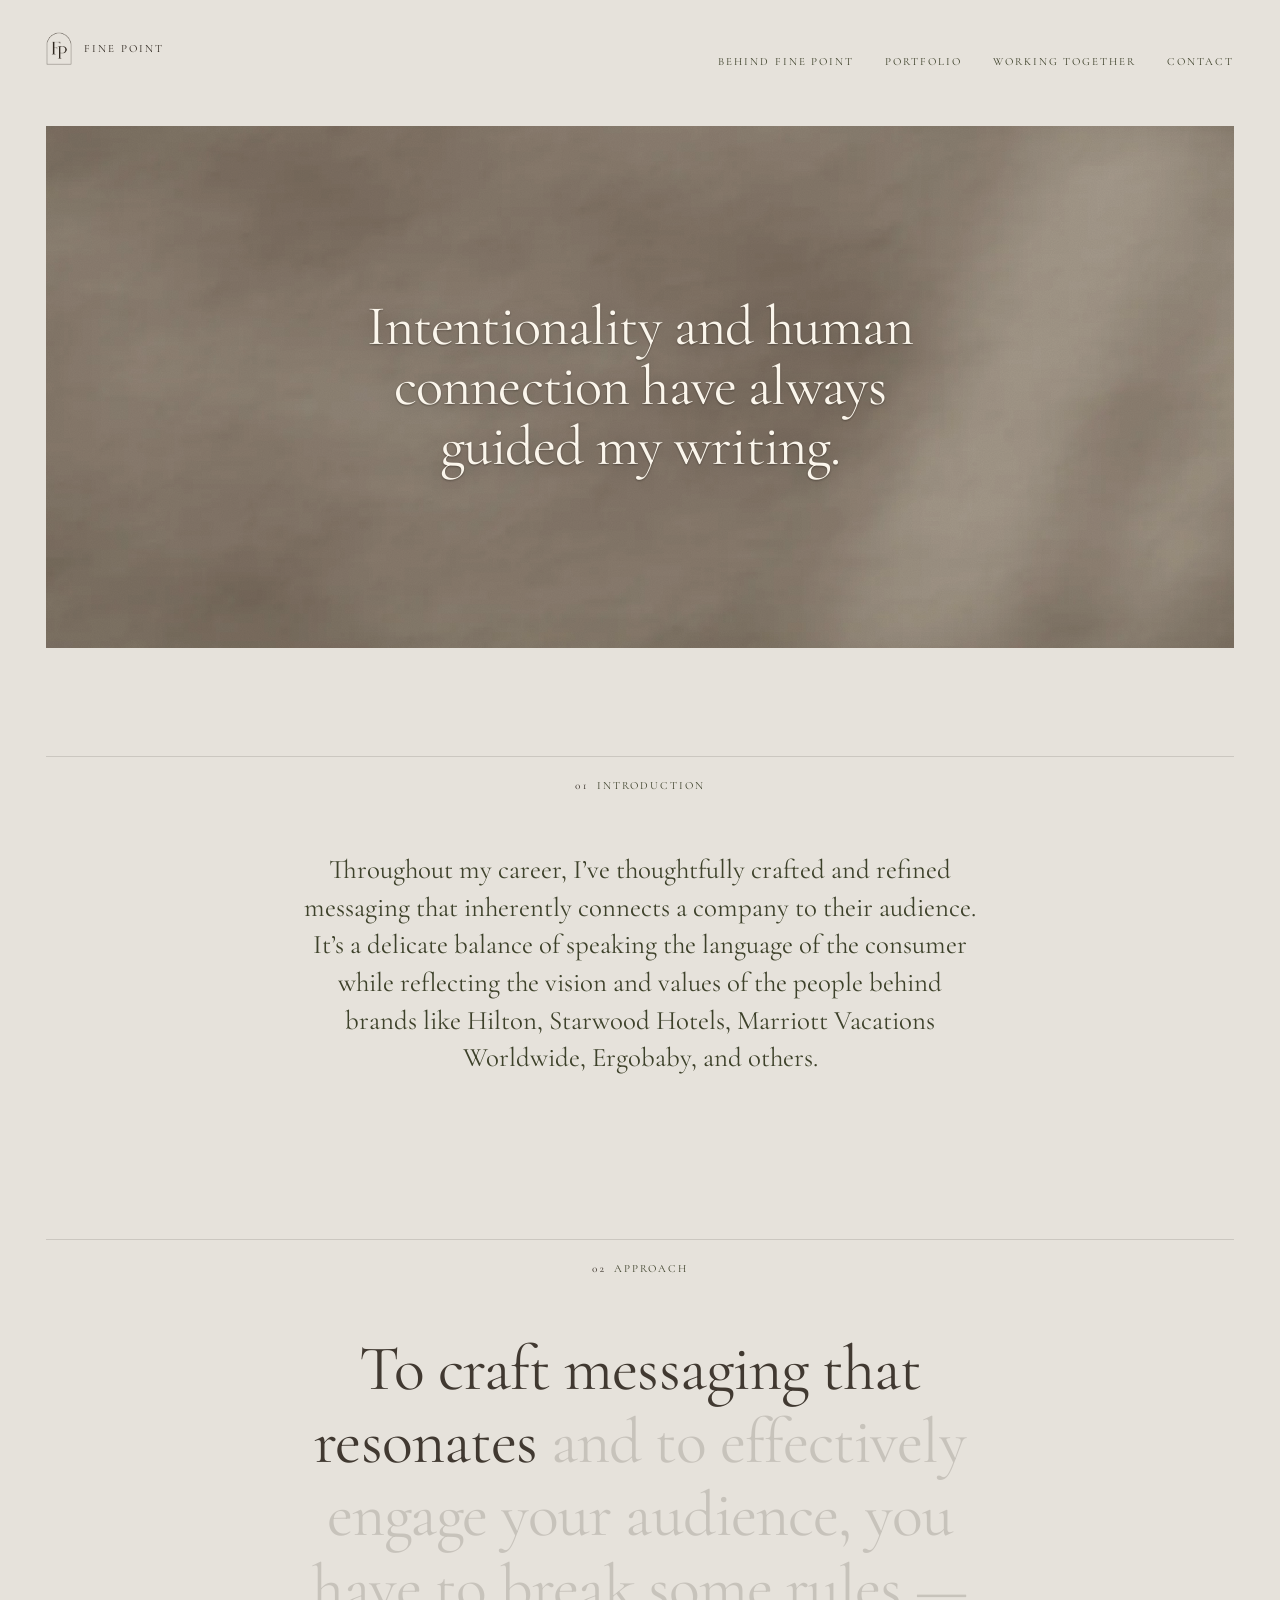
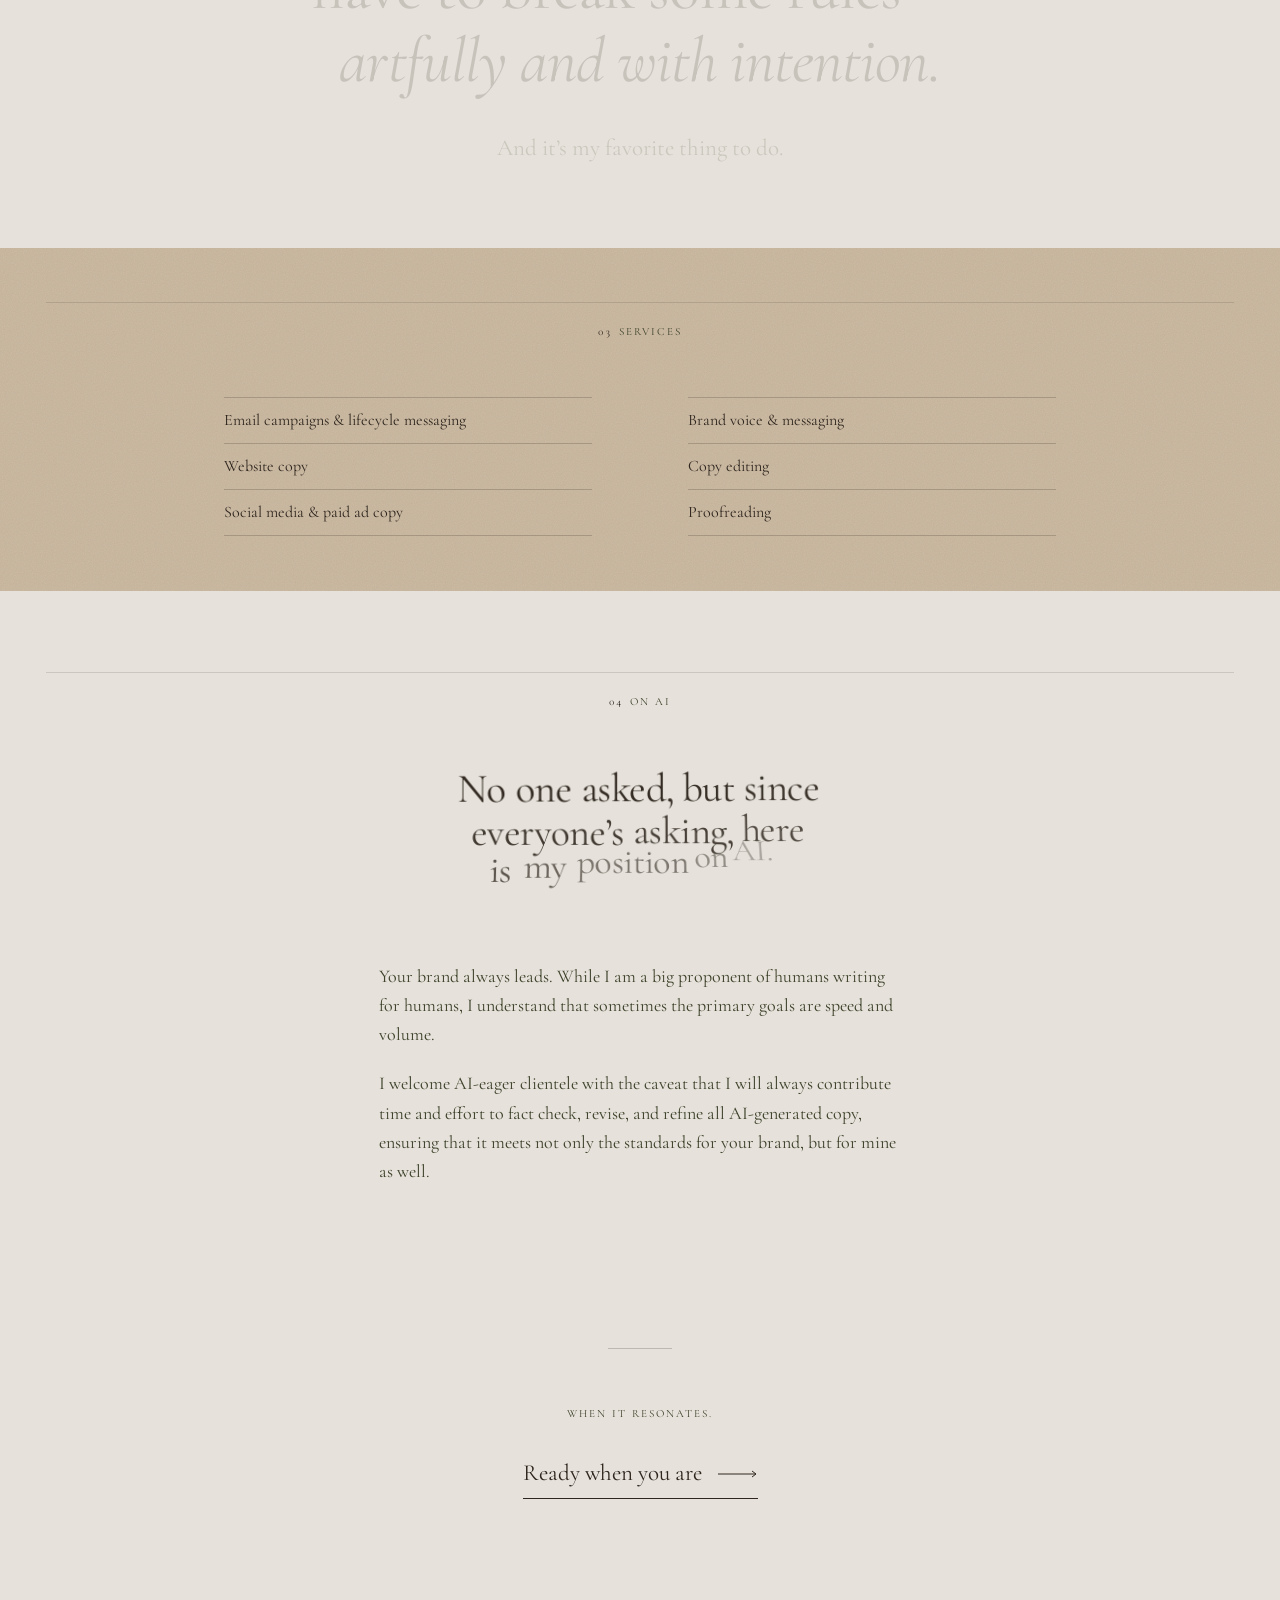
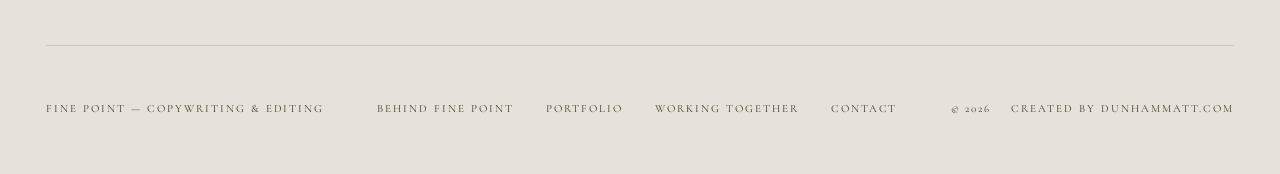
<file: index.html>
<!DOCTYPE html><html lang="en" data-theme="natural-materials" data-font="cormorant"><head><meta charset="utf-8"><meta name="viewport" content="width=device-width, initial-scale=1, viewport-fit=cover"><title>Fine Point — Copywriting &amp; Editing</title><meta name="description" content="Copywriting and editing for brands that want messaging with intention. Hospitality, consumer goods, and lifecycle marketing."><link rel="canonical" href="https://finepointcopy.com/"><link rel="icon" href="/favicon-32.png" type="image/png" sizes="32x32"><link rel="apple-touch-icon" href="/apple-touch-icon.png"><meta property="og:image" content="https://finepointcopy.com/og.png"><meta property="og:image:width" content="1200"><meta property="og:image:height" content="630"><meta property="og:site_name" content="Fine Point"><meta name="color-scheme" content="light"><meta name="theme-color" content="#e6e2db"><meta property="og:type" content="website"><meta property="og:title" content="Fine Point — Copywriting &amp; Editing"><meta property="og:description" content="Copywriting and editing for brands that want messaging with intention. Hospitality, consumer goods, and lifecycle marketing."><meta property="og:url" content="https://finepointcopy.com/"><meta name="twitter:card" content="summary_large_image"><script>
      document.documentElement.classList.add('js');
      setTimeout(function () {
        var d = document.documentElement;
        if (!d.classList.contains('motion-ready')) d.classList.remove('js');
      }, 2500);
    </script><link rel="alternate" type="application/rss+xml" title="Fine Point — Journal" href="/rss.xml"><script type="application/ld+json">{"@context":"https://schema.org","@type":"ProfessionalService","name":"Fine Point","description":"Copywriting and editing for brands that want messaging with intention. Hospitality, consumer goods, and lifecycle marketing.","url":"https://finepointcopy.com","image":"https://finepointcopy.com/og.png","founder":{"@type":"Person","name":"Jordan Nicole","jobTitle":"Copywriter"},"serviceType":["Copywriting","Copy editing","Proofreading","Brand voice & messaging","Email campaigns & lifecycle messaging","Website copy","Social media & paid ad copy"]}</script><link rel="stylesheet" href="/_astro/SiteFooter.DCR3B8yN.css"><style>@layer astro.images{:where([data-astro-image]){height:auto}:where([data-astro-image=full-width]){width:100%}:where([data-astro-image=constrained]){max-width:100%}[data-astro-image-fit=fill]{object-fit:fill}[data-astro-image-fit=contain]{object-fit:contain}[data-astro-image-fit=cover]{object-fit:cover}[data-astro-image-fit=scale-down]{object-fit:scale-down}[data-astro-image-pos=top]{object-position:top}[data-astro-image-pos=bottom]{object-position:bottom}[data-astro-image-pos=left]{object-position:left}[data-astro-image-pos=right]{object-position:right}[data-astro-image-pos=center]{object-position:center}[data-astro-image-pos=top-bottom]{object-position:top bottom}[data-astro-image-pos=top-left]{object-position:top left}[data-astro-image-pos=top-right]{object-position:top right}[data-astro-image-pos=top-center]{object-position:top center}[data-astro-image-pos=bottom-top]{object-position:bottom top}[data-astro-image-pos=bottom-left]{object-position:bottom left}[data-astro-image-pos=bottom-right]{object-position:bottom right}[data-astro-image-pos=bottom-center]{object-position:bottom center}[data-astro-image-pos=left-top]{object-position:left top}[data-astro-image-pos=left-bottom]{object-position:left bottom}[data-astro-image-pos=left-right]{object-position:left right}[data-astro-image-pos=left-center]{object-position:left center}[data-astro-image-pos=right-top]{object-position:right top}[data-astro-image-pos=right-bottom]{object-position:right bottom}[data-astro-image-pos=right-left]{object-position:right left}[data-astro-image-pos=right-center]{object-position:right center}[data-astro-image-pos=center-top]{object-position:center top}[data-astro-image-pos=center-bottom]{object-position:center bottom}[data-astro-image-pos=center-left]{object-position:center left}[data-astro-image-pos=center-right]{object-position:center right}}
</style><link rel="stylesheet" href="/_astro/index.8xmoo9v5.css"></head><body><a class="skip" href="#main">Skip to content</a><header class="masthead masthead--overlay" data-astro-cid-v3lsk6py><div class="shell masthead__inner" data-astro-cid-v3lsk6py><a class="wordmark" href="/" aria-label="Fine Point — home" data-astro-cid-v3lsk6py><span class="wordmark__mark" aria-hidden="true" data-astro-cid-v3lsk6py></span><span class="wordmark__name" data-astro-cid-v3lsk6py>Fine Point</span></a><nav class="nav" aria-label="Primary" data-astro-cid-v3lsk6py><a href="/about" data-astro-cid-v3lsk6py>Behind Fine Point</a><a href="/portfolio" data-astro-cid-v3lsk6py>Portfolio</a><a href="/working-together" data-astro-cid-v3lsk6py>Working together</a><a href="/contact" data-astro-cid-v3lsk6py>Contact</a></nav></div></header><main id="main" data-astro-cid-lcdefpme><section class="beat arrival" data-astro-cid-lcdefpme><div class="shell" data-astro-cid-lcdefpme><div class="arrival__panel" data-parallax data-astro-cid-lcdefpme><div class="arrival__wallwrap" aria-hidden="true" data-astro-cid-lcdefpme><img src="/_astro/hero-wall-stone.CzR1iKnG_Zayyjg.webp" srcset="/_astro/hero-wall-stone.CzR1iKnG_2bdD3z.webp 800w, /_astro/hero-wall-stone.CzR1iKnG_ZyeU2x.webp 1400w, /_astro/hero-wall-stone.CzR1iKnG_Z2osACa.webp 2000w, /_astro/hero-wall-stone.CzR1iKnG_Zayyjg.webp 2400w" alt sizes="(min-width: 88rem) 84rem, 100vw" loading="eager" fetchpriority="high" data-astro-cid-lcdefpme="true" decoding="async" width="2400" height="900" class="arrival__wall"></div><h1 class="display hero-line arrival__line" data-astro-cid-lcdefpme>Intentionality and human connection have always guided my writing.</h1></div></div></section><section class="beat credibility" data-astro-cid-lcdefpme><div class="shell" data-astro-cid-lcdefpme><div class="beat__head reveal" data-astro-cid-lcdefpme><hr class="beat__rule" data-astro-cid-lcdefpme><p class="beat__eyebrow" data-astro-cid-lcdefpme><span class="beat__index" data-astro-cid-lcdefpme>01</span><span data-astro-cid-lcdefpme>Introduction</span></p></div><p class="lede reveal" data-astro-cid-lcdefpme>Throughout my career, I’ve thoughtfully crafted and refined messaging that inherently connects a company to their audience. It’s a delicate balance of speaking the language of the consumer while reflecting the vision and values of the people behind brands like Hilton, Starwood Hotels, Marriott Vacations Worldwide, Ergobaby, and others.</p></div></section><section class="beat turn" data-turn data-astro-cid-lcdefpme><div class="shell" data-astro-cid-lcdefpme><div class="beat__head reveal" data-astro-cid-lcdefpme><hr class="beat__rule" data-astro-cid-lcdefpme><p class="beat__eyebrow" data-astro-cid-lcdefpme><span class="beat__index" data-astro-cid-lcdefpme>02</span><span data-astro-cid-lcdefpme>Approach</span></p></div><p class="display turn__line" data-astro-cid-lcdefpme><span class="turn__clause" data-word data-astro-cid-lcdefpme>To craft messaging that resonates </span><span class="turn__clause" data-word data-astro-cid-lcdefpme>and to effectively engage your audience, </span><span class="turn__clause" data-word data-astro-cid-lcdefpme>you have to break some rules — </span><span class="turn__clause em accent" data-word data-astro-cid-lcdefpme>artfully and with intention.</span></p><p class="turn__coda" data-word data-astro-cid-lcdefpme>And it’s my favorite thing to do.</p></div></section><section class="beat ground--sand craft" data-astro-cid-lcdefpme><div class="shell" data-astro-cid-lcdefpme><div class="beat__head reveal" data-astro-cid-lcdefpme><hr class="beat__rule" data-astro-cid-lcdefpme><p class="beat__eyebrow" data-astro-cid-lcdefpme><span class="beat__index" data-astro-cid-lcdefpme>03</span><span data-astro-cid-lcdefpme>Services</span></p></div><ul class="craft__list" data-astro-cid-lcdefpme><li class="craft__item reveal" data-astro-cid-lcdefpme><span data-astro-cid-lcdefpme>Email campaigns &amp; lifecycle messaging</span></li><li class="craft__item reveal" data-astro-cid-lcdefpme><span data-astro-cid-lcdefpme>Website copy</span></li><li class="craft__item reveal" data-astro-cid-lcdefpme><span data-astro-cid-lcdefpme>Social media &amp; paid ad copy</span></li><li class="craft__item reveal" data-astro-cid-lcdefpme><span data-astro-cid-lcdefpme>Brand voice &amp; messaging</span></li><li class="craft__item reveal" data-astro-cid-lcdefpme><span data-astro-cid-lcdefpme>Copy editing</span></li><li class="craft__item reveal" data-astro-cid-lcdefpme><span data-astro-cid-lcdefpme>Proofreading</span></li></ul></div></section><section class="beat voice" data-astro-cid-lcdefpme><div class="shell" data-astro-cid-lcdefpme><div class="beat__head reveal" data-astro-cid-lcdefpme><hr class="beat__rule" data-astro-cid-lcdefpme><p class="beat__eyebrow" data-astro-cid-lcdefpme><span class="beat__index" data-astro-cid-lcdefpme>04</span><span data-astro-cid-lcdefpme>On AI</span></p></div><h2 class="display voice__head" data-lines data-astro-cid-lcdefpme>No one asked, but since everyone’s asking, here is my position on AI.</h2><div class="voice__body reveal" data-astro-cid-lcdefpme><p data-astro-cid-lcdefpme>Your brand always leads. While I am a big proponent of humans writing for humans, I understand that sometimes the primary goals are speed and volume.</p><p data-astro-cid-lcdefpme>I welcome AI-eager clientele with the caveat that I will always contribute time and effort to fact check, revise, and refine all AI-generated copy, ensuring that it meets not only the standards for your brand, but for mine as well.</p></div></div></section><section class="beat close" data-astro-cid-lcdefpme><div class="shell" data-astro-cid-lcdefpme><hr class="beat__rule close__rule reveal" data-astro-cid-lcdefpme><p class="close__line reveal" data-astro-cid-lcdefpme>When it resonates.</p><a class="cta reveal" href="/contact" data-astro-cid-lcdefpme><span data-astro-cid-lcdefpme>Ready when you are</span><svg viewBox="0 0 40 8" aria-hidden="true" focusable="false" data-astro-cid-lcdefpme><path d="M0 4h38M34 1l4 3-4 3" fill="none" stroke="currentColor" stroke-width="1" data-astro-cid-lcdefpme></path></svg></a></div></section></main><footer class="footer" data-astro-cid-nns7i3if><div class="shell footer__inner" data-astro-cid-nns7i3if><span class="label" data-astro-cid-nns7i3if>Fine Point — Copywriting &amp; Editing</span><nav class="footer__nav" aria-label="Footer" data-astro-cid-nns7i3if><a class="label" href="/about" data-astro-cid-nns7i3if>Behind Fine Point</a><a class="label" href="/portfolio" data-astro-cid-nns7i3if>Portfolio</a><a class="label" href="/working-together" data-astro-cid-nns7i3if>Working together</a><a class="label" href="/contact" data-astro-cid-nns7i3if>Contact</a></nav><span class="label footer__meta" data-astro-cid-nns7i3if>&copy; 2026<span class="footer__credit" data-astro-cid-nns7i3if>Created by <a href="https://dunhammatt.com/" target="_blank" rel="noopener" data-astro-cid-nns7i3if>dunhammatt.com</a></span></span></div></footer><script type="module" src="/_astro/Base.astro_astro_type_script_index_0_lang.C3o3FTaz.js"></script></body></html>
</file>
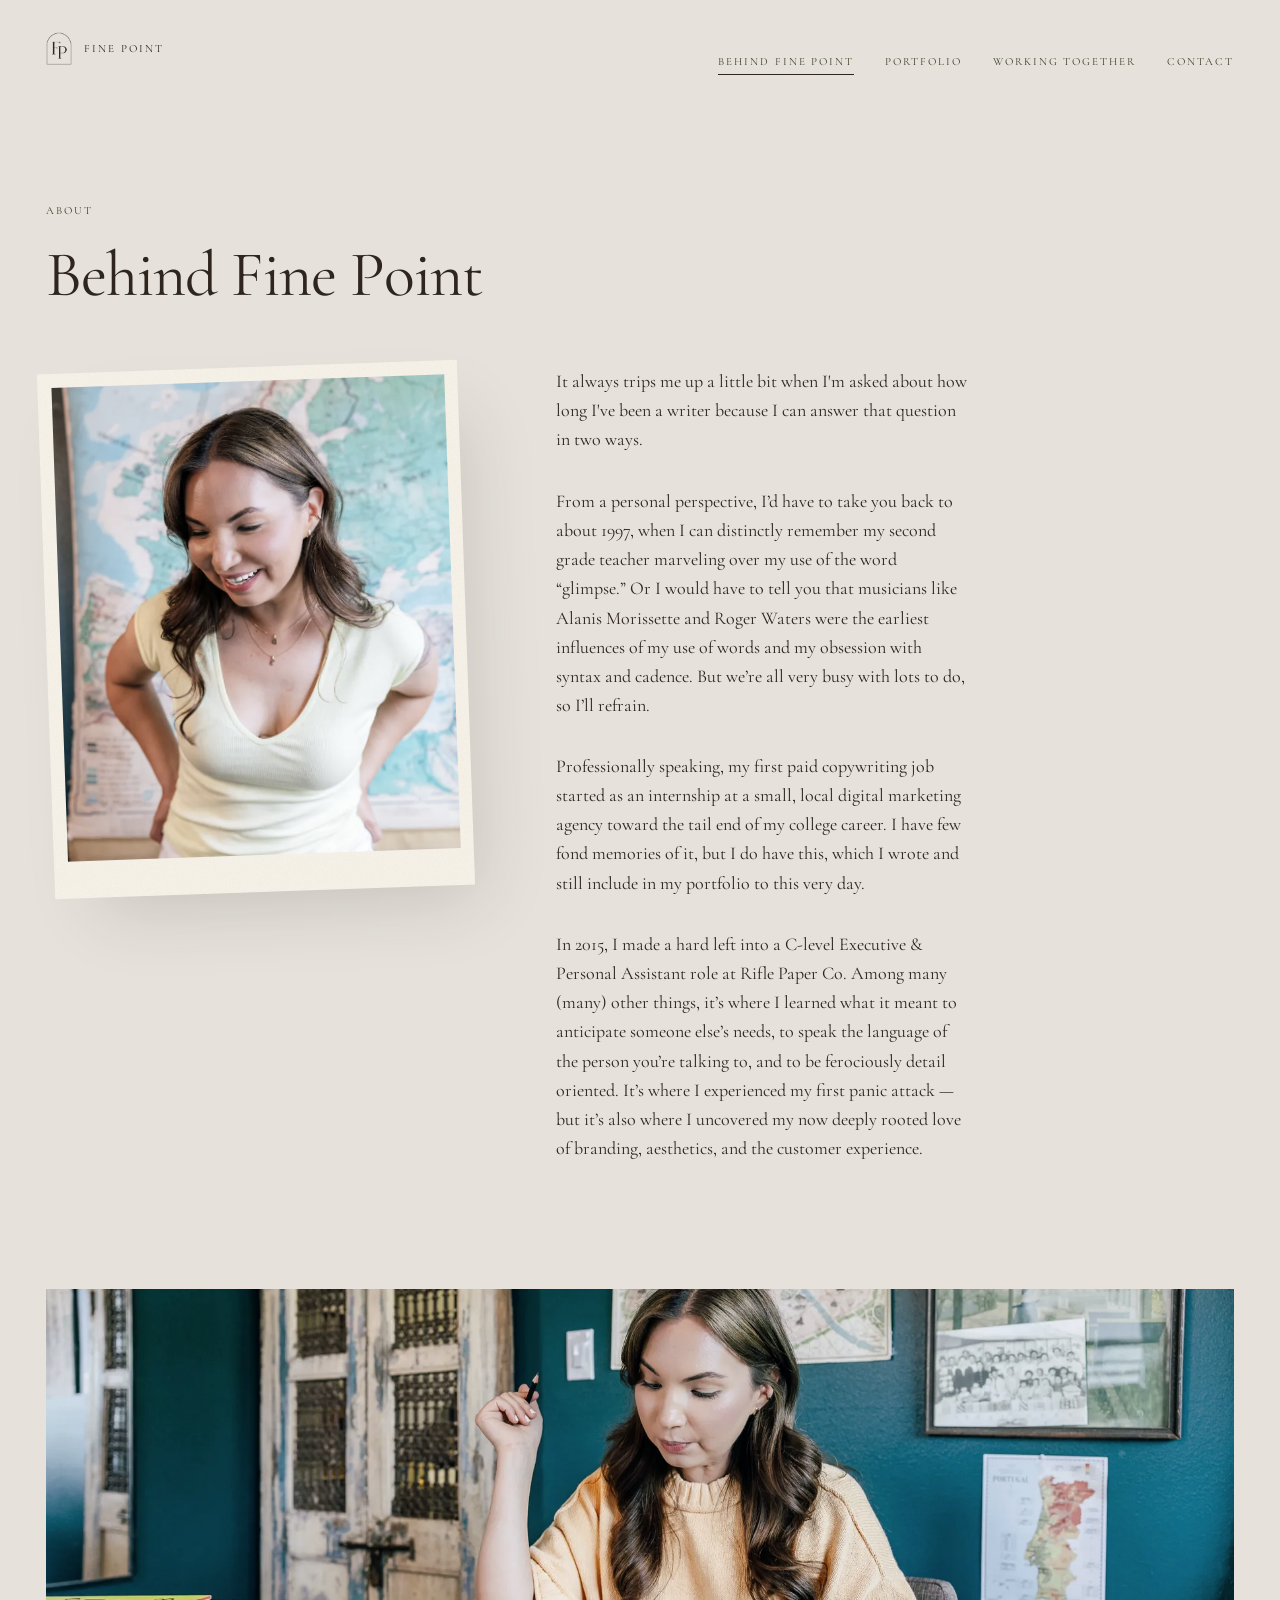
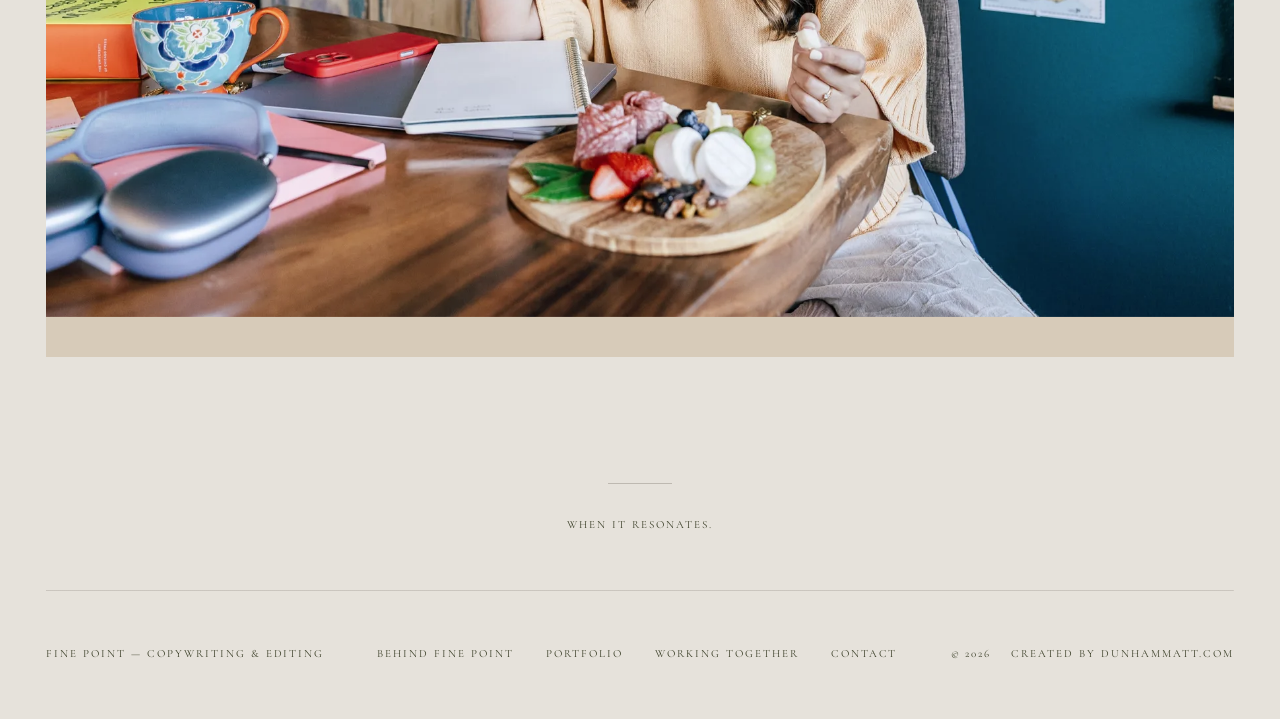
<file: about/index.html>
<!DOCTYPE html><html lang="en" data-theme="natural-materials" data-font="cormorant"><head><meta charset="utf-8"><meta name="viewport" content="width=device-width, initial-scale=1, viewport-fit=cover"><title>About — Fine Point</title><meta name="description" content="Behind Fine Point — how a decade of brand, hospitality and consumer copywriting came together."><link rel="canonical" href="https://finepointcopy.com/about/"><link rel="icon" href="/favicon-32.png" type="image/png" sizes="32x32"><link rel="apple-touch-icon" href="/apple-touch-icon.png"><meta property="og:image" content="https://finepointcopy.com/og.png"><meta property="og:image:width" content="1200"><meta property="og:image:height" content="630"><meta property="og:site_name" content="Fine Point"><meta name="color-scheme" content="light"><meta name="theme-color" content="#e6e2db"><meta property="og:type" content="website"><meta property="og:title" content="About — Fine Point"><meta property="og:description" content="Behind Fine Point — how a decade of brand, hospitality and consumer copywriting came together."><meta property="og:url" content="https://finepointcopy.com/about/"><meta name="twitter:card" content="summary_large_image"><script>
      document.documentElement.classList.add('js');
      setTimeout(function () {
        var d = document.documentElement;
        if (!d.classList.contains('motion-ready')) d.classList.remove('js');
      }, 2500);
    </script><link rel="alternate" type="application/rss+xml" title="Fine Point — Journal" href="/rss.xml"><script type="application/ld+json">{"@context":"https://schema.org","@type":"ProfessionalService","name":"Fine Point","description":"Copywriting and editing for brands that want messaging with intention. Hospitality, consumer goods, and lifecycle marketing.","url":"https://finepointcopy.com","image":"https://finepointcopy.com/og.png","founder":{"@type":"Person","name":"Jordan Nicole","jobTitle":"Copywriter"},"serviceType":["Copywriting","Copy editing","Proofreading","Brand voice & messaging","Email campaigns & lifecycle messaging","Website copy","Social media & paid ad copy"]}</script><style>@layer astro.images{:where([data-astro-image]){height:auto}:where([data-astro-image=full-width]){width:100%}:where([data-astro-image=constrained]){max-width:100%}[data-astro-image-fit=fill]{object-fit:fill}[data-astro-image-fit=contain]{object-fit:contain}[data-astro-image-fit=cover]{object-fit:cover}[data-astro-image-fit=scale-down]{object-fit:scale-down}[data-astro-image-pos=top]{object-position:top}[data-astro-image-pos=bottom]{object-position:bottom}[data-astro-image-pos=left]{object-position:left}[data-astro-image-pos=right]{object-position:right}[data-astro-image-pos=center]{object-position:center}[data-astro-image-pos=top-bottom]{object-position:top bottom}[data-astro-image-pos=top-left]{object-position:top left}[data-astro-image-pos=top-right]{object-position:top right}[data-astro-image-pos=top-center]{object-position:top center}[data-astro-image-pos=bottom-top]{object-position:bottom top}[data-astro-image-pos=bottom-left]{object-position:bottom left}[data-astro-image-pos=bottom-right]{object-position:bottom right}[data-astro-image-pos=bottom-center]{object-position:bottom center}[data-astro-image-pos=left-top]{object-position:left top}[data-astro-image-pos=left-bottom]{object-position:left bottom}[data-astro-image-pos=left-right]{object-position:left right}[data-astro-image-pos=left-center]{object-position:left center}[data-astro-image-pos=right-top]{object-position:right top}[data-astro-image-pos=right-bottom]{object-position:right bottom}[data-astro-image-pos=right-left]{object-position:right left}[data-astro-image-pos=right-center]{object-position:right center}[data-astro-image-pos=center-top]{object-position:center top}[data-astro-image-pos=center-bottom]{object-position:center bottom}[data-astro-image-pos=center-left]{object-position:center left}[data-astro-image-pos=center-right]{object-position:center right}}
</style><link rel="stylesheet" href="/_astro/SiteFooter.DCR3B8yN.css"><style>.layout[data-astro-cid-ta2fbyqs]{gap:var(--space-lg);grid-template-columns:1fr;align-items:start;display:grid}@media (width>=900px){.layout[data-astro-cid-ta2fbyqs]{grid-template-columns:minmax(0,.62fr) minmax(0,1fr);gap:clamp(3rem,7vw,7rem)}.portrait[data-astro-cid-ta2fbyqs]{top:var(--space-md);position:sticky}}.portrait[data-astro-cid-ta2fbyqs]{aspect-ratio:4/5}.copy[data-astro-cid-ta2fbyqs]{gap:var(--space-md);display:grid}.copy[data-astro-cid-ta2fbyqs] p[data-astro-cid-ta2fbyqs]{max-width:var(--measure-wide)}.draft-note[data-astro-cid-ta2fbyqs]{font-size:var(--step-sm);color:var(--c-ink-muted);border-top:1px solid color-mix(in srgb, var(--c-ink) 18%, transparent);padding-top:var(--space-sm);justify-items:start;gap:.6rem;display:grid}.wide[data-astro-cid-ta2fbyqs]{margin-top:var(--space-2xl)}.desk[data-astro-cid-ta2fbyqs]{aspect-ratio:16/9}
.pagehead[data-astro-cid-ybatimd6]{padding-block:var(--space-xl) var(--space-lg)}.pagehead__title[data-astro-cid-ybatimd6]{font-size:var(--step-xl);max-width:18ch;margin-top:var(--space-sm)}
</style></head><body><a class="skip" href="#main">Skip to content</a><header class="masthead masthead--inline" data-astro-cid-v3lsk6py><div class="shell masthead__inner" data-astro-cid-v3lsk6py><a class="wordmark" href="/" aria-label="Fine Point — home" data-astro-cid-v3lsk6py><span class="wordmark__mark" aria-hidden="true" data-astro-cid-v3lsk6py></span><span class="wordmark__name" data-astro-cid-v3lsk6py>Fine Point</span></a><nav class="nav" aria-label="Primary" data-astro-cid-v3lsk6py><a href="/about" aria-current="page" data-astro-cid-v3lsk6py>Behind Fine Point</a><a href="/portfolio" data-astro-cid-v3lsk6py>Portfolio</a><a href="/working-together" data-astro-cid-v3lsk6py>Working together</a><a href="/contact" data-astro-cid-v3lsk6py>Contact</a></nav></div></header><main id="main" data-astro-cid-ybatimd6><div class="shell pagehead" data-astro-cid-ybatimd6><p class="label reveal" data-astro-cid-ybatimd6>About</p><h1 class="display pagehead__title reveal" data-astro-cid-ybatimd6>Behind Fine Point</h1></div><div class="shell layout" data-astro-cid-ta2fbyqs><div class="polaroid portrait reveal" data-astro-cid-ta2fbyqs><figure class="photo photo--graded" data-astro-cid-ta2fbyqs><img src="/_astro/fp-3241.CiIDzx6Y_ZUEvFm.webp" srcset="/_astro/fp-3241.CiIDzx6Y_1rq7mC.webp 420w, /_astro/fp-3241.CiIDzx6Y_Z2h1kUl.webp 680w, /_astro/fp-3241.CiIDzx6Y_Z13EgQh.webp 1000w" alt="Jordan Nicole, founder of Fine Point, photographed against a wall map." sizes="(max-width: 900px) 88vw, 34vw" loading="eager" data-astro-cid-ta2fbyqs="true" decoding="async" width="2560" height="3840"></figure></div><div class="copy" data-astro-cid-ta2fbyqs><p class="reveal" data-astro-cid-ta2fbyqs>It always trips me up a little bit when I&#39;m asked about how long I&#39;ve been a writer because I can answer that question in two ways.</p><p class="reveal" data-astro-cid-ta2fbyqs>From a personal perspective, I’d have to take you back to about 1997, when I can distinctly remember my second grade teacher marveling over my use of the word “glimpse.” Or I would have to tell you that musicians like Alanis Morissette and Roger Waters were the earliest influences of my use of words and my obsession with syntax and cadence. But we’re all very busy with lots to do, so I’ll refrain.</p><p class="reveal" data-astro-cid-ta2fbyqs>Professionally speaking, my first paid copywriting job started as an internship at a small, local digital marketing agency toward the tail end of my college career. I have few fond memories of it, but I do have this, which I wrote and still include in my portfolio to this very day.</p><p class="reveal" data-astro-cid-ta2fbyqs>In 2015, I made a hard left into a C-level Executive &amp; Personal Assistant role at Rifle Paper Co. Among many (many) other things, it’s where I learned what it meant to anticipate someone else’s needs, to speak the language of the person you’re talking to, and to be ferociously detail oriented. It’s where I experienced my first panic attack — but it’s also where I uncovered my now deeply rooted love of branding, aesthetics, and the customer experience.</p></div></div><div class="shell wide" data-astro-cid-ta2fbyqs><figure class="photo photo--graded desk reveal" data-parallax data-astro-cid-ta2fbyqs><img src="/_astro/fp-2934.BtMZtBUj_Z2fc5rR.webp" srcset="/_astro/fp-2934.BtMZtBUj_crBOY.webp 720w, /_astro/fp-2934.BtMZtBUj_ZRHuCe.webp 1200w, /_astro/fp-2934.BtMZtBUj_odKhl.webp 1800w" alt="Jordan working at a desk with notebooks, headphones and a laptop." sizes="100vw" loading="lazy" data-astro-cid-ta2fbyqs="true" decoding="async" width="2560" height="1706"></figure></div></main><footer class="footer" data-astro-cid-nns7i3if><div class="shell footer__closer" data-astro-cid-nns7i3if><hr class="footer__closer-rule" data-astro-cid-nns7i3if><p class="footer__line" data-astro-cid-nns7i3if>When it resonates.</p></div><div class="shell footer__inner" data-astro-cid-nns7i3if><span class="label" data-astro-cid-nns7i3if>Fine Point — Copywriting &amp; Editing</span><nav class="footer__nav" aria-label="Footer" data-astro-cid-nns7i3if><a class="label" href="/about" data-astro-cid-nns7i3if>Behind Fine Point</a><a class="label" href="/portfolio" data-astro-cid-nns7i3if>Portfolio</a><a class="label" href="/working-together" data-astro-cid-nns7i3if>Working together</a><a class="label" href="/contact" data-astro-cid-nns7i3if>Contact</a></nav><span class="label footer__meta" data-astro-cid-nns7i3if>&copy; 2026<span class="footer__credit" data-astro-cid-nns7i3if>Created by <a href="https://dunhammatt.com/" target="_blank" rel="noopener" data-astro-cid-nns7i3if>dunhammatt.com</a></span></span></div></footer><script type="module" src="/_astro/Base.astro_astro_type_script_index_0_lang.C3o3FTaz.js"></script></body></html>
</file>
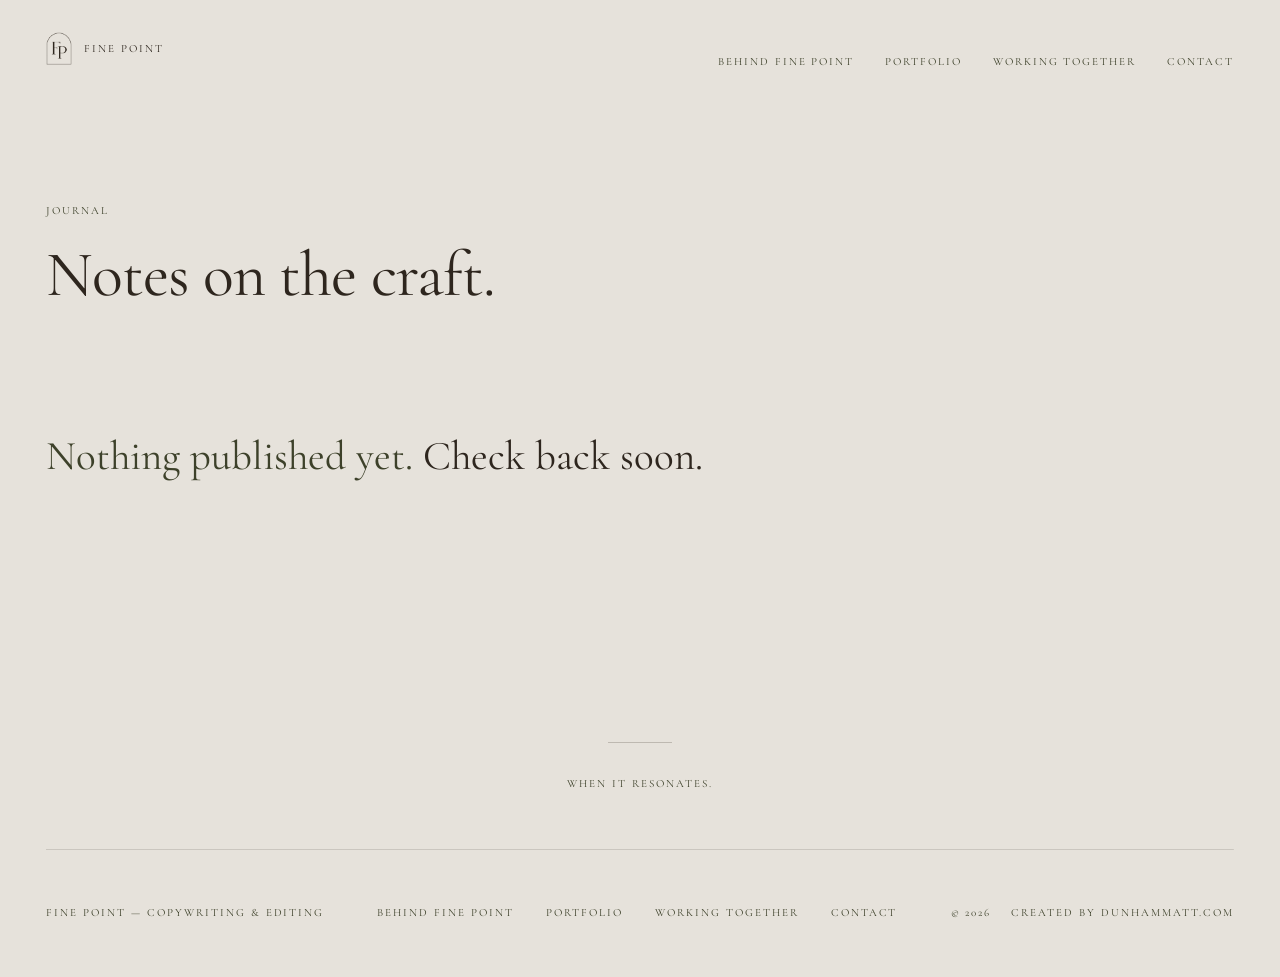
<file: blog/index.html>
<!DOCTYPE html><html lang="en" data-theme="natural-materials" data-font="cormorant"><head><meta charset="utf-8"><meta name="viewport" content="width=device-width, initial-scale=1, viewport-fit=cover"><title>Journal — Fine Point</title><meta name="description" content="Notes on copywriting, brand voice and the craft of messaging that resonates."><link rel="canonical" href="https://finepointcopy.com/blog/"><link rel="icon" href="/favicon-32.png" type="image/png" sizes="32x32"><link rel="apple-touch-icon" href="/apple-touch-icon.png"><meta property="og:image" content="https://finepointcopy.com/og.png"><meta property="og:image:width" content="1200"><meta property="og:image:height" content="630"><meta property="og:site_name" content="Fine Point"><meta name="color-scheme" content="light"><meta name="theme-color" content="#e6e2db"><meta property="og:type" content="website"><meta property="og:title" content="Journal — Fine Point"><meta property="og:description" content="Notes on copywriting, brand voice and the craft of messaging that resonates."><meta property="og:url" content="https://finepointcopy.com/blog/"><meta name="twitter:card" content="summary_large_image"><script>
      document.documentElement.classList.add('js');
      setTimeout(function () {
        var d = document.documentElement;
        if (!d.classList.contains('motion-ready')) d.classList.remove('js');
      }, 2500);
    </script><link rel="alternate" type="application/rss+xml" title="Fine Point — Journal" href="/rss.xml"><script type="application/ld+json">{"@context":"https://schema.org","@type":"ProfessionalService","name":"Fine Point","description":"Copywriting and editing for brands that want messaging with intention. Hospitality, consumer goods, and lifecycle marketing.","url":"https://finepointcopy.com","image":"https://finepointcopy.com/og.png","founder":{"@type":"Person","name":"Jordan Nicole","jobTitle":"Copywriter"},"serviceType":["Copywriting","Copy editing","Proofreading","Brand voice & messaging","Email campaigns & lifecycle messaging","Website copy","Social media & paid ad copy"]}</script><link rel="stylesheet" href="/_astro/SiteFooter.DCR3B8yN.css"><style>.empty[data-astro-cid-x255k2k2]{font-family:var(--font-display);font-size:var(--step-lg);color:var(--c-ink-muted);padding-block:var(--space-lg) var(--space-2xl)}.empty[data-astro-cid-x255k2k2] span[data-astro-cid-x255k2k2]{color:var(--c-accent)}.list[data-astro-cid-x255k2k2]{gap:0;display:grid}.item[data-astro-cid-x255k2k2]{border-top:1px solid color-mix(in srgb, var(--c-ink) 20%, transparent)}.item[data-astro-cid-x255k2k2]:last-child{border-bottom:1px solid color-mix(in srgb, var(--c-ink) 20%, transparent)}.link[data-astro-cid-x255k2k2]{padding-block:var(--space-md);gap:.5rem;text-decoration:none;display:grid}.meta[data-astro-cid-x255k2k2]{flex-wrap:wrap;align-items:baseline;gap:.75rem;display:flex}.title[data-astro-cid-x255k2k2]{font-size:var(--step-lg);max-width:26ch;transition:color var(--dur-med) var(--ease-out)}@media (hover:hover){.link[data-astro-cid-x255k2k2]:hover .title[data-astro-cid-x255k2k2],.link[data-astro-cid-x255k2k2]:focus-visible .title[data-astro-cid-x255k2k2]{color:var(--c-accent)}}.desc[data-astro-cid-x255k2k2]{max-width:var(--measure-wide);color:var(--c-ink-muted);font-size:var(--step-sm)}
.pagehead[data-astro-cid-ybatimd6]{padding-block:var(--space-xl) var(--space-lg)}.pagehead__title[data-astro-cid-ybatimd6]{font-size:var(--step-xl);max-width:18ch;margin-top:var(--space-sm)}
</style></head><body><a class="skip" href="#main">Skip to content</a><header class="masthead masthead--inline" data-astro-cid-v3lsk6py><div class="shell masthead__inner" data-astro-cid-v3lsk6py><a class="wordmark" href="/" aria-label="Fine Point — home" data-astro-cid-v3lsk6py><span class="wordmark__mark" aria-hidden="true" data-astro-cid-v3lsk6py></span><span class="wordmark__name" data-astro-cid-v3lsk6py>Fine Point</span></a><nav class="nav" aria-label="Primary" data-astro-cid-v3lsk6py><a href="/about" data-astro-cid-v3lsk6py>Behind Fine Point</a><a href="/portfolio" data-astro-cid-v3lsk6py>Portfolio</a><a href="/working-together" data-astro-cid-v3lsk6py>Working together</a><a href="/contact" data-astro-cid-v3lsk6py>Contact</a></nav></div></header><main id="main" data-astro-cid-ybatimd6><div class="shell pagehead" data-astro-cid-ybatimd6><p class="label reveal" data-astro-cid-ybatimd6>Journal</p><h1 class="display pagehead__title reveal" data-astro-cid-ybatimd6>Notes on the craft.</h1></div><div class="shell" data-astro-cid-x255k2k2><p class="empty" data-astro-cid-x255k2k2>Nothing published yet. <span data-astro-cid-x255k2k2>Check back soon.</span></p></div></main><footer class="footer" data-astro-cid-nns7i3if><div class="shell footer__closer" data-astro-cid-nns7i3if><hr class="footer__closer-rule" data-astro-cid-nns7i3if><p class="footer__line" data-astro-cid-nns7i3if>When it resonates.</p></div><div class="shell footer__inner" data-astro-cid-nns7i3if><span class="label" data-astro-cid-nns7i3if>Fine Point — Copywriting &amp; Editing</span><nav class="footer__nav" aria-label="Footer" data-astro-cid-nns7i3if><a class="label" href="/about" data-astro-cid-nns7i3if>Behind Fine Point</a><a class="label" href="/portfolio" data-astro-cid-nns7i3if>Portfolio</a><a class="label" href="/working-together" data-astro-cid-nns7i3if>Working together</a><a class="label" href="/contact" data-astro-cid-nns7i3if>Contact</a></nav><span class="label footer__meta" data-astro-cid-nns7i3if>&copy; 2026<span class="footer__credit" data-astro-cid-nns7i3if>Created by <a href="https://dunhammatt.com/" target="_blank" rel="noopener" data-astro-cid-nns7i3if>dunhammatt.com</a></span></span></div></footer><script type="module" src="/_astro/Base.astro_astro_type_script_index_0_lang.C3o3FTaz.js"></script></body></html>
</file>
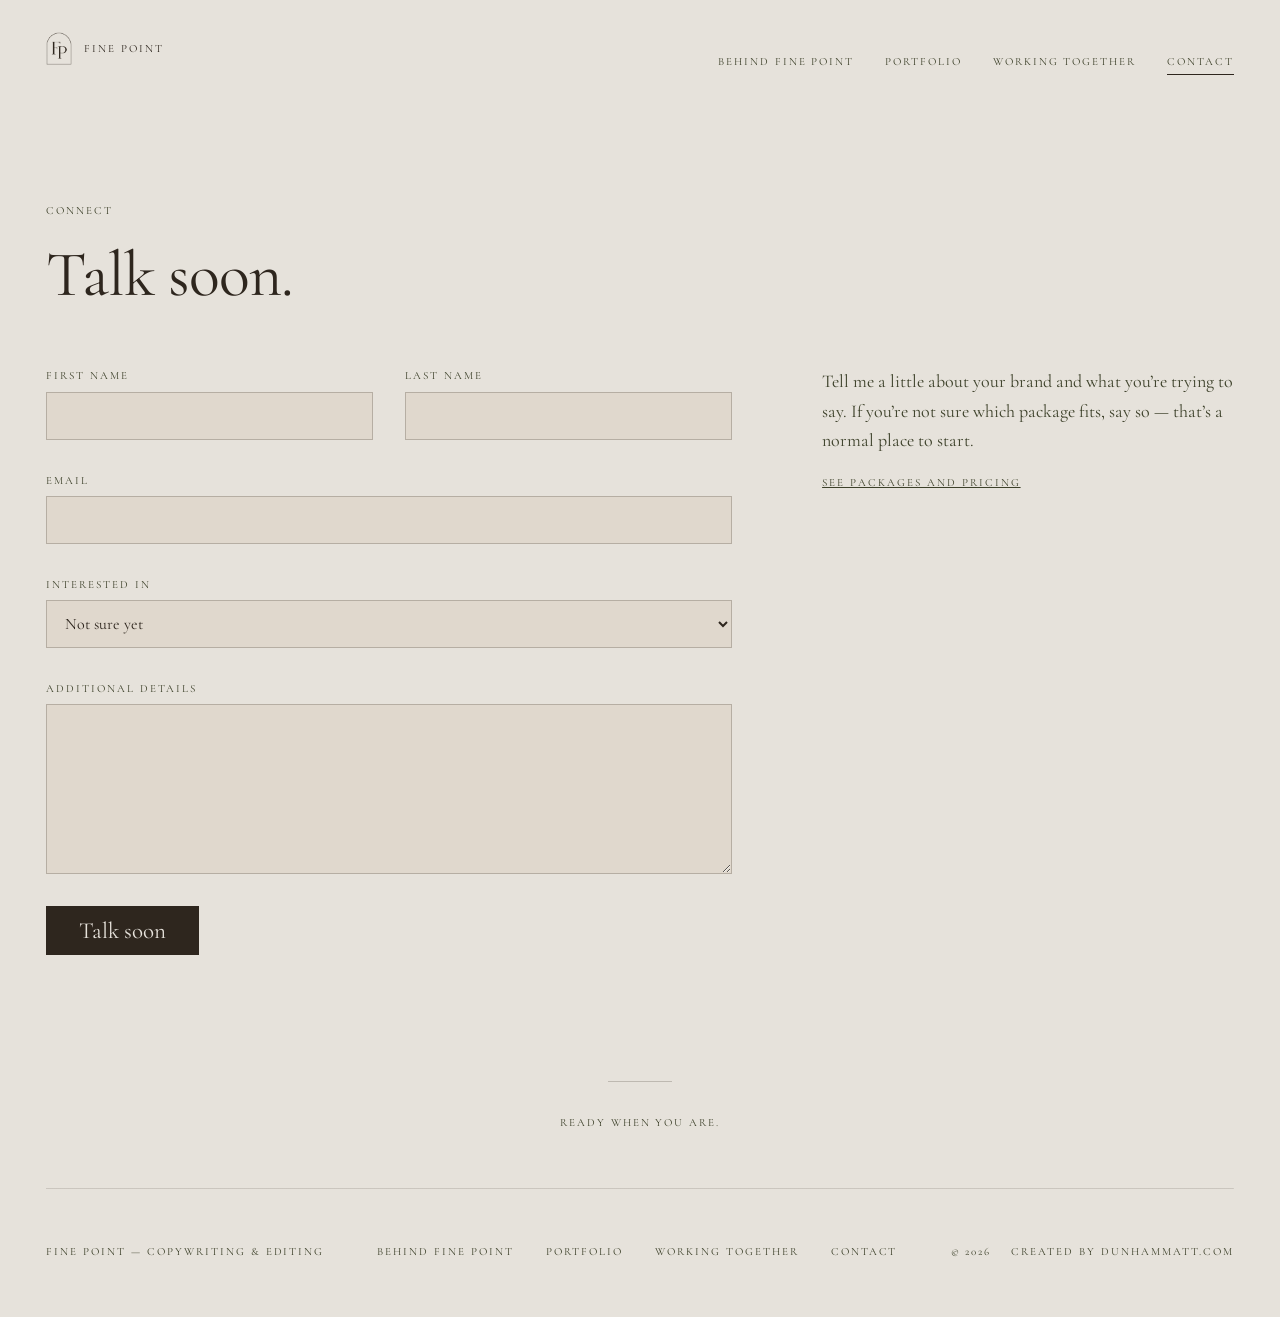
<file: contact/index.html>
<!DOCTYPE html><html lang="en" data-theme="natural-materials" data-font="cormorant"><head><meta charset="utf-8"><meta name="viewport" content="width=device-width, initial-scale=1, viewport-fit=cover"><title>Contact — Fine Point</title><meta name="description" content="Start a conversation about copywriting, editing or proofreading for your brand."><link rel="canonical" href="https://finepointcopy.com/contact/"><link rel="icon" href="/favicon-32.png" type="image/png" sizes="32x32"><link rel="apple-touch-icon" href="/apple-touch-icon.png"><meta property="og:image" content="https://finepointcopy.com/og.png"><meta property="og:image:width" content="1200"><meta property="og:image:height" content="630"><meta property="og:site_name" content="Fine Point"><meta name="color-scheme" content="light"><meta name="theme-color" content="#e6e2db"><meta property="og:type" content="website"><meta property="og:title" content="Contact — Fine Point"><meta property="og:description" content="Start a conversation about copywriting, editing or proofreading for your brand."><meta property="og:url" content="https://finepointcopy.com/contact/"><meta name="twitter:card" content="summary_large_image"><script>
      document.documentElement.classList.add('js');
      setTimeout(function () {
        var d = document.documentElement;
        if (!d.classList.contains('motion-ready')) d.classList.remove('js');
      }, 2500);
    </script><link rel="alternate" type="application/rss+xml" title="Fine Point — Journal" href="/rss.xml"><script type="application/ld+json">{"@context":"https://schema.org","@type":"ProfessionalService","name":"Fine Point","description":"Copywriting and editing for brands that want messaging with intention. Hospitality, consumer goods, and lifecycle marketing.","url":"https://finepointcopy.com","image":"https://finepointcopy.com/og.png","founder":{"@type":"Person","name":"Jordan Nicole","jobTitle":"Copywriter"},"serviceType":["Copywriting","Copy editing","Proofreading","Brand voice & messaging","Email campaigns & lifecycle messaging","Website copy","Social media & paid ad copy"]}</script><style>.layout[data-astro-cid-6bfsojfh]{gap:var(--space-lg);grid-template-columns:1fr;align-items:start;display:grid}@media (width>=900px){.layout[data-astro-cid-6bfsojfh]{grid-template-columns:minmax(0,1fr) minmax(0,.6fr);gap:clamp(3rem,7vw,7rem)}.aside[data-astro-cid-6bfsojfh]{top:var(--space-md);position:sticky}}.form[data-astro-cid-6bfsojfh]{gap:var(--space-md);max-width:44rem;display:grid}.row[data-astro-cid-6bfsojfh]{gap:var(--space-md);grid-template-columns:1fr;display:grid}@media (width>=560px){.row[data-astro-cid-6bfsojfh]{grid-template-columns:repeat(2,minmax(0,1fr))}}.field[data-astro-cid-6bfsojfh]{gap:.4rem;margin:0;display:grid}label[data-astro-cid-6bfsojfh]{font-family:var(--font-label);font-size:var(--step-label);letter-spacing:var(--tracking-label);text-transform:uppercase;color:var(--c-ink-muted)}input[data-astro-cid-6bfsojfh],select[data-astro-cid-6bfsojfh],textarea[data-astro-cid-6bfsojfh]{font-family:var(--font-body);font-size:max(1rem, var(--step-sm));color:var(--c-ink);background:color-mix(in srgb, var(--c-surface) 26%, transparent);border:1px solid color-mix(in srgb, var(--c-ink) 24%, transparent);width:100%;min-height:48px;transition:border-color var(--dur-med) var(--ease-out);border-radius:0;padding:.75rem .85rem}textarea[data-astro-cid-6bfsojfh]{resize:vertical;line-height:1.5}input[data-astro-cid-6bfsojfh]:focus,select[data-astro-cid-6bfsojfh]:focus,textarea[data-astro-cid-6bfsojfh]:focus{border-color:var(--c-accent)}.submit[data-astro-cid-6bfsojfh]{font-family:var(--font-display);font-size:var(--step-md);border:1px solid var(--c-ink);background:var(--c-ink);min-height:48px;color:var(--c-bg);cursor:pointer;transition:background var(--dur-med) var(--ease-out), color var(--dur-med) var(--ease-out);justify-self:start;padding:.6rem 2rem}@media (hover:hover){.submit[data-astro-cid-6bfsojfh]:not(:disabled):hover{color:var(--c-ink);background:0 0}}.submit[data-astro-cid-6bfsojfh]:disabled{opacity:.45;cursor:not-allowed}.hp[data-astro-cid-6bfsojfh]{width:1px;height:1px;position:absolute;left:-9999px;overflow:hidden}.status[data-astro-cid-6bfsojfh]:empty{display:none}.status[data-astro-cid-6bfsojfh]{font-size:var(--step-sm);color:var(--c-ink-muted)}.notice[data-astro-cid-6bfsojfh]{font-size:var(--step-sm);color:var(--c-ink-muted);border-top:1px solid color-mix(in srgb, var(--c-ink) 18%, transparent);padding-top:var(--space-sm);justify-items:start;gap:.6rem;display:grid}.aside[data-astro-cid-6bfsojfh]{gap:var(--space-sm);display:grid}
</style><link rel="stylesheet" href="/_astro/SiteFooter.DCR3B8yN.css"><style>.pagehead[data-astro-cid-ybatimd6]{padding-block:var(--space-xl) var(--space-lg)}.pagehead__title[data-astro-cid-ybatimd6]{font-size:var(--step-xl);max-width:18ch;margin-top:var(--space-sm)}
</style></head><body><a class="skip" href="#main">Skip to content</a><header class="masthead masthead--inline" data-astro-cid-v3lsk6py><div class="shell masthead__inner" data-astro-cid-v3lsk6py><a class="wordmark" href="/" aria-label="Fine Point — home" data-astro-cid-v3lsk6py><span class="wordmark__mark" aria-hidden="true" data-astro-cid-v3lsk6py></span><span class="wordmark__name" data-astro-cid-v3lsk6py>Fine Point</span></a><nav class="nav" aria-label="Primary" data-astro-cid-v3lsk6py><a href="/about" data-astro-cid-v3lsk6py>Behind Fine Point</a><a href="/portfolio" data-astro-cid-v3lsk6py>Portfolio</a><a href="/working-together" data-astro-cid-v3lsk6py>Working together</a><a href="/contact" aria-current="page" data-astro-cid-v3lsk6py>Contact</a></nav></div></header><main id="main" data-astro-cid-ybatimd6><div class="shell pagehead" data-astro-cid-ybatimd6><p class="label reveal" data-astro-cid-ybatimd6>Connect</p><h1 class="display pagehead__title reveal" data-astro-cid-ybatimd6>Talk soon.</h1></div><div class="shell layout" data-astro-cid-6bfsojfh><form class="form" method="POST" action="https://formsubmit.co/finepointcopy@gmail.com" data-form data-astro-cid-6bfsojfh><div class="hp" aria-hidden="true" data-astro-cid-6bfsojfh><label for="company" data-astro-cid-6bfsojfh>Company</label><input id="company" name="company" type="text" tabindex="-1" autocomplete="off" data-astro-cid-6bfsojfh></div><div class="row" data-astro-cid-6bfsojfh><p class="field" data-astro-cid-6bfsojfh><label for="first" data-astro-cid-6bfsojfh>First name</label><input id="first" name="first_name" type="text" autocomplete="given-name" required data-astro-cid-6bfsojfh></p><p class="field" data-astro-cid-6bfsojfh><label for="last" data-astro-cid-6bfsojfh>Last name</label><input id="last" name="last_name" type="text" autocomplete="family-name" required data-astro-cid-6bfsojfh></p></div><p class="field" data-astro-cid-6bfsojfh><label for="email" data-astro-cid-6bfsojfh>Email</label><input id="email" name="email" type="email" autocomplete="email" inputmode="email" required data-astro-cid-6bfsojfh></p><p class="field" data-astro-cid-6bfsojfh><label for="interest" data-astro-cid-6bfsojfh>Interested in</label><select id="interest" name="interest" data-astro-cid-6bfsojfh><option value="Not sure yet" data-astro-cid-6bfsojfh>Not sure yet</option><option value="A specific project" data-astro-cid-6bfsojfh>A specific project</option><option value="The Landing Page" data-astro-cid-6bfsojfh>The Landing Page</option><option value="The Email Series" data-astro-cid-6bfsojfh>The Email Series</option><option value="The Precision Edit" data-astro-cid-6bfsojfh>The Precision Edit</option><option value="The Proof &amp; Polish" data-astro-cid-6bfsojfh>The Proof &amp; Polish</option></select></p><p class="field" data-astro-cid-6bfsojfh><label for="details" data-astro-cid-6bfsojfh>Additional details</label><textarea id="details" name="details" rows="6" data-astro-cid-6bfsojfh></textarea></p><button class="submit" type="submit" data-astro-cid-6bfsojfh>Talk soon</button><p class="status" data-status role="status" aria-live="polite" data-astro-cid-6bfsojfh></p></form><aside class="aside" data-astro-cid-6bfsojfh><p class="lede" data-astro-cid-6bfsojfh>Tell me a little about your brand and what you’re trying to say. If you’re not sure which package fits, say so — that’s a normal place to start.</p><p class="label" data-astro-cid-6bfsojfh><a href="/working-together" data-astro-cid-6bfsojfh>See packages and pricing</a></p></aside></div></main><footer class="footer" data-astro-cid-nns7i3if><div class="shell footer__closer" data-astro-cid-nns7i3if><hr class="footer__closer-rule" data-astro-cid-nns7i3if><p class="footer__line" data-astro-cid-nns7i3if>Ready when you are.</p></div><div class="shell footer__inner" data-astro-cid-nns7i3if><span class="label" data-astro-cid-nns7i3if>Fine Point — Copywriting &amp; Editing</span><nav class="footer__nav" aria-label="Footer" data-astro-cid-nns7i3if><a class="label" href="/about" data-astro-cid-nns7i3if>Behind Fine Point</a><a class="label" href="/portfolio" data-astro-cid-nns7i3if>Portfolio</a><a class="label" href="/working-together" data-astro-cid-nns7i3if>Working together</a><a class="label" href="/contact" data-astro-cid-nns7i3if>Contact</a></nav><span class="label footer__meta" data-astro-cid-nns7i3if>&copy; 2026<span class="footer__credit" data-astro-cid-nns7i3if>Created by <a href="https://dunhammatt.com/" target="_blank" rel="noopener" data-astro-cid-nns7i3if>dunhammatt.com</a></span></span></div></footer><script type="module" src="/_astro/Base.astro_astro_type_script_index_0_lang.C3o3FTaz.js"></script></body></html><script type="module">var e=document.querySelector(`[data-form]`),t=document.querySelector(`[data-status]`);e?.addEventListener(`submit`,n=>{if(e.querySelector(`#company`)?.value){n.preventDefault();return}if(!e.action){n.preventDefault(),t.textContent=`This form is not connected yet.`;return}t.textContent=`Sending…`});</script>
</file>
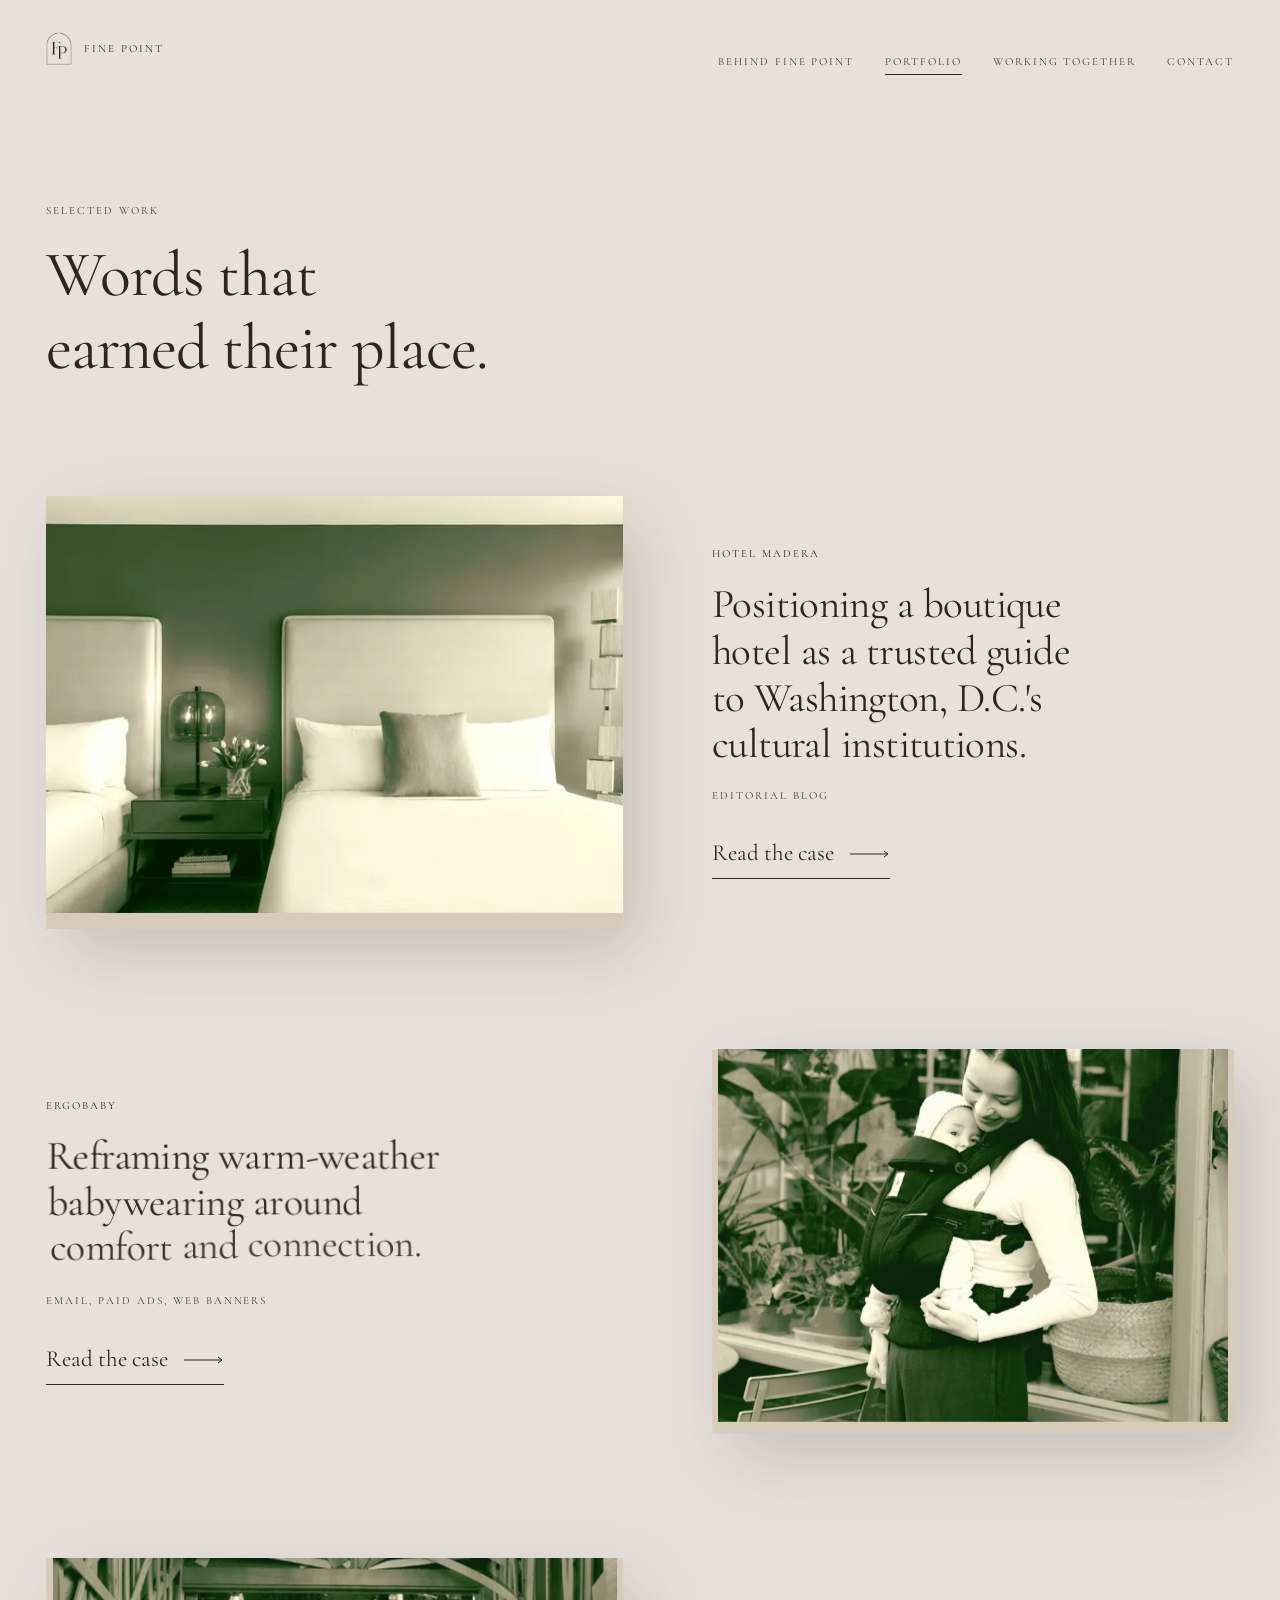
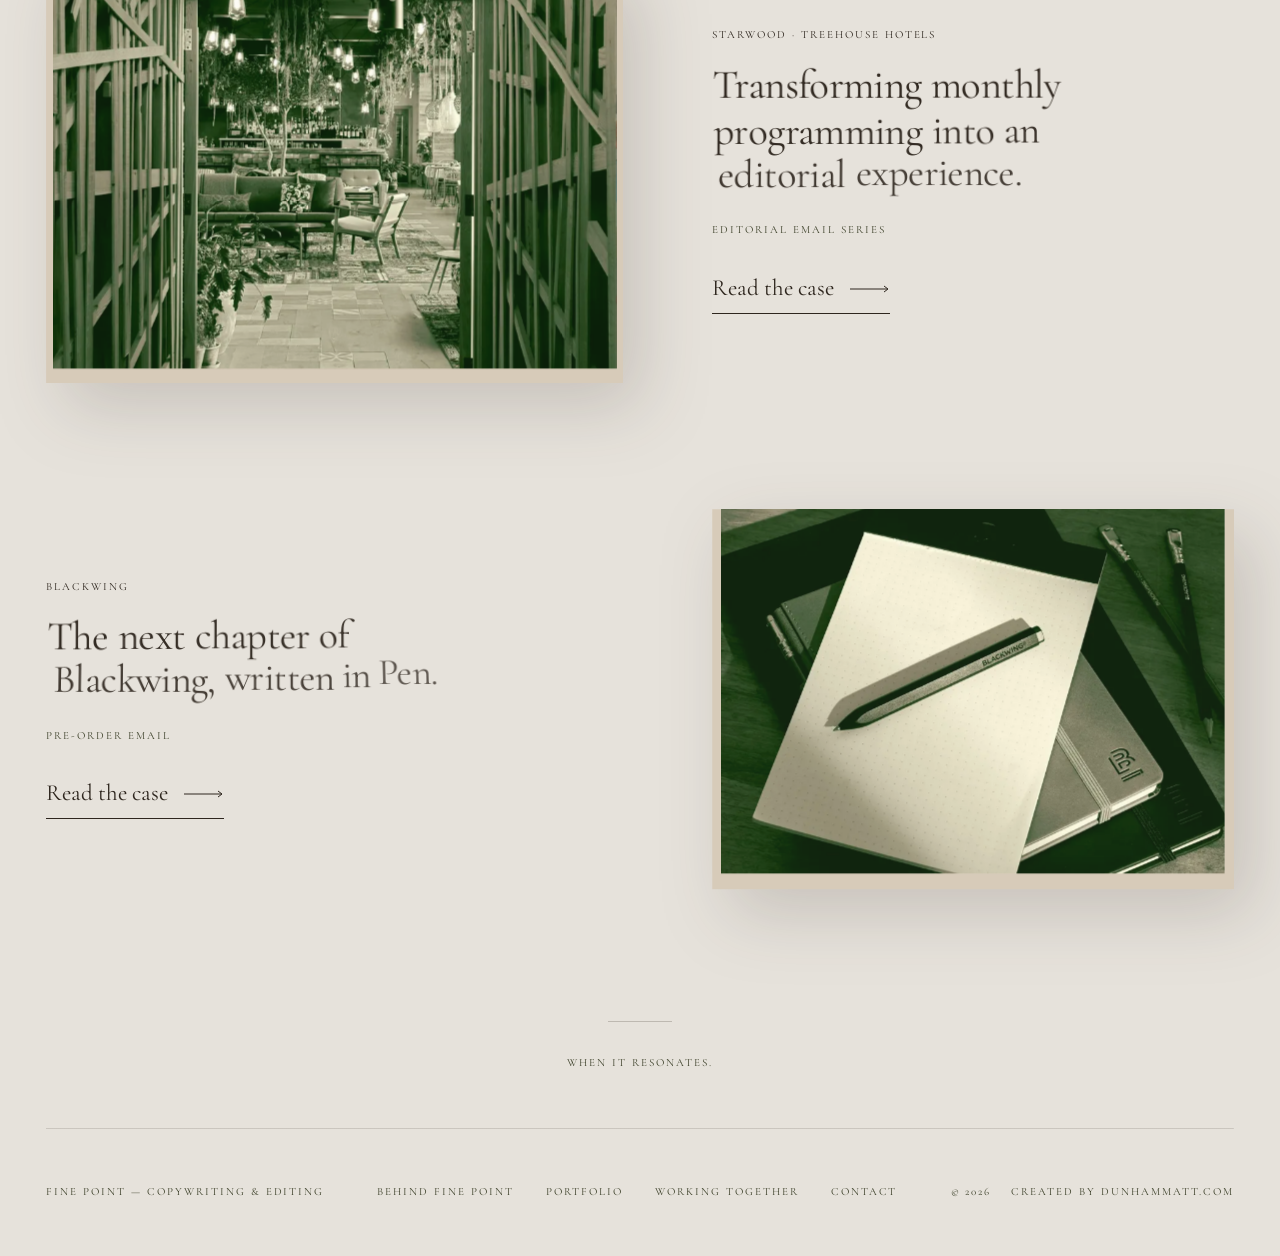
<file: portfolio/index.html>
<!DOCTYPE html><html lang="en" data-theme="natural-materials" data-font="cormorant"><head><meta charset="utf-8"><meta name="viewport" content="width=device-width, initial-scale=1, viewport-fit=cover"><title>Portfolio — Fine Point</title><meta name="description" content="Selected copywriting and editing work across hospitality, consumer goods and lifecycle marketing."><link rel="canonical" href="https://finepointcopy.com/portfolio/"><link rel="icon" href="/favicon-32.png" type="image/png" sizes="32x32"><link rel="apple-touch-icon" href="/apple-touch-icon.png"><meta property="og:image" content="https://finepointcopy.com/og.png"><meta property="og:image:width" content="1200"><meta property="og:image:height" content="630"><meta property="og:site_name" content="Fine Point"><meta name="color-scheme" content="light"><meta name="theme-color" content="#e6e2db"><meta property="og:type" content="website"><meta property="og:title" content="Portfolio — Fine Point"><meta property="og:description" content="Selected copywriting and editing work across hospitality, consumer goods and lifecycle marketing."><meta property="og:url" content="https://finepointcopy.com/portfolio/"><meta name="twitter:card" content="summary_large_image"><script>
      document.documentElement.classList.add('js');
      setTimeout(function () {
        var d = document.documentElement;
        if (!d.classList.contains('motion-ready')) d.classList.remove('js');
      }, 2500);
    </script><link rel="alternate" type="application/rss+xml" title="Fine Point — Journal" href="/rss.xml"><script type="application/ld+json">{"@context":"https://schema.org","@type":"ProfessionalService","name":"Fine Point","description":"Copywriting and editing for brands that want messaging with intention. Hospitality, consumer goods, and lifecycle marketing.","url":"https://finepointcopy.com","image":"https://finepointcopy.com/og.png","founder":{"@type":"Person","name":"Jordan Nicole","jobTitle":"Copywriter"},"serviceType":["Copywriting","Copy editing","Proofreading","Brand voice & messaging","Email campaigns & lifecycle messaging","Website copy","Social media & paid ad copy"]}</script><link rel="stylesheet" href="/_astro/SiteFooter.DCR3B8yN.css"><style>@layer astro.images{:where([data-astro-image]){height:auto}:where([data-astro-image=full-width]){width:100%}:where([data-astro-image=constrained]){max-width:100%}[data-astro-image-fit=fill]{object-fit:fill}[data-astro-image-fit=contain]{object-fit:contain}[data-astro-image-fit=cover]{object-fit:cover}[data-astro-image-fit=scale-down]{object-fit:scale-down}[data-astro-image-pos=top]{object-position:top}[data-astro-image-pos=bottom]{object-position:bottom}[data-astro-image-pos=left]{object-position:left}[data-astro-image-pos=right]{object-position:right}[data-astro-image-pos=center]{object-position:center}[data-astro-image-pos=top-bottom]{object-position:top bottom}[data-astro-image-pos=top-left]{object-position:top left}[data-astro-image-pos=top-right]{object-position:top right}[data-astro-image-pos=top-center]{object-position:top center}[data-astro-image-pos=bottom-top]{object-position:bottom top}[data-astro-image-pos=bottom-left]{object-position:bottom left}[data-astro-image-pos=bottom-right]{object-position:bottom right}[data-astro-image-pos=bottom-center]{object-position:bottom center}[data-astro-image-pos=left-top]{object-position:left top}[data-astro-image-pos=left-bottom]{object-position:left bottom}[data-astro-image-pos=left-right]{object-position:left right}[data-astro-image-pos=left-center]{object-position:left center}[data-astro-image-pos=right-top]{object-position:right top}[data-astro-image-pos=right-bottom]{object-position:right bottom}[data-astro-image-pos=right-left]{object-position:right left}[data-astro-image-pos=right-center]{object-position:right center}[data-astro-image-pos=center-top]{object-position:center top}[data-astro-image-pos=center-bottom]{object-position:center bottom}[data-astro-image-pos=center-left]{object-position:center left}[data-astro-image-pos=center-right]{object-position:center right}}
.brandimg[data-astro-cid-slngb6bo]{width:100%;height:100%;display:block;position:relative}.brandimg__layer[data-astro-cid-slngb6bo]{object-fit:cover;width:100%;height:100%;position:absolute;inset:0}.brandimg__duo[data-astro-cid-slngb6bo]{transition:opacity .7s var(--ease-out)}@media (hover:hover){.brandimg[data-astro-cid-slngb6bo]:hover .brandimg__duo[data-astro-cid-slngb6bo]{opacity:0}}.pf__empty[data-astro-cid-ght3iha2]{font-family:var(--font-display);font-size:var(--step-lg);color:var(--c-ink-muted);max-width:26ch;padding-block:var(--space-lg) var(--space-2xl)}.pf__empty[data-astro-cid-ght3iha2] span[data-astro-cid-ght3iha2]{color:var(--c-accent)}.pf[data-astro-cid-ght3iha2]{gap:var(--space-2xl);padding-top:var(--space-lg);display:grid}@media (width>=720px){.pf[data-astro-cid-ght3iha2]{gap:clamp(6rem,13vh,11rem)}}.pf__row[data-astro-cid-ght3iha2]{gap:var(--space-lg);width:100%;max-width:var(--maxw);padding-inline:var(--gutter);align-items:center;margin-inline:auto;display:grid}@media (width>=900px){.pf__row[data-astro-cid-ght3iha2]{grid-template-columns:minmax(0,1.05fr) minmax(0,.95fr);gap:clamp(3rem,7vw,7rem)}.pf__row--flip[data-astro-cid-ght3iha2] .pf__frame[data-astro-cid-ght3iha2]{order:2}}.pf__frame[data-astro-cid-ght3iha2]{filter:drop-shadow(var(--lift-drop))}.pf__media[data-astro-cid-ght3iha2]{aspect-ratio:4/3;perspective:1200px;display:block}[data-astro-cid-ght3iha2][data-lines]{perspective:900px}.rev-word{will-change:transform, opacity;backface-visibility:hidden;display:inline-block}.pf__client[data-astro-cid-ght3iha2]{color:var(--c-accent);flex-wrap:wrap;align-items:baseline;gap:.75rem;display:flex}.pf__headline[data-astro-cid-ght3iha2]{margin-top:var(--space-sm);font-size:var(--step-lg);max-width:22ch}.pf__format[data-astro-cid-ght3iha2]{margin-top:var(--space-sm);color:var(--c-ink-muted)}.pf__cta[data-astro-cid-ght3iha2]{margin-top:var(--space-md)}.draft[data-astro-cid-ght3iha2]{letter-spacing:.1em;color:var(--c-ink-muted);border:1px solid;padding:.15em .5em;font-style:normal}
.pagehead[data-astro-cid-ybatimd6]{padding-block:var(--space-xl) var(--space-lg)}.pagehead__title[data-astro-cid-ybatimd6]{font-size:var(--step-xl);max-width:18ch;margin-top:var(--space-sm)}
</style></head><body><a class="skip" href="#main">Skip to content</a><header class="masthead masthead--inline" data-astro-cid-v3lsk6py><div class="shell masthead__inner" data-astro-cid-v3lsk6py><a class="wordmark" href="/" aria-label="Fine Point — home" data-astro-cid-v3lsk6py><span class="wordmark__mark" aria-hidden="true" data-astro-cid-v3lsk6py></span><span class="wordmark__name" data-astro-cid-v3lsk6py>Fine Point</span></a><nav class="nav" aria-label="Primary" data-astro-cid-v3lsk6py><a href="/about" data-astro-cid-v3lsk6py>Behind Fine Point</a><a href="/portfolio" aria-current="page" data-astro-cid-v3lsk6py>Portfolio</a><a href="/working-together" data-astro-cid-v3lsk6py>Working together</a><a href="/contact" data-astro-cid-v3lsk6py>Contact</a></nav></div></header><main id="main" data-astro-cid-ybatimd6><div class="shell pagehead" data-astro-cid-ybatimd6><p class="label reveal" data-astro-cid-ybatimd6>Selected work</p><h1 class="display pagehead__title reveal" data-astro-cid-ybatimd6>Words that earned their place.</h1></div><div class="pf" data-astro-cid-ght3iha2><article class="pf__row" data-astro-cid-ght3iha2><div class="pf__frame" data-astro-cid-ght3iha2><a class="photo pf__media" href="/portfolio/hotel-madera/" data-clip data-astro-cid-ght3iha2><span class="brandimg" data-astro-cid-slngb6bo><img src="/_astro/brand-madera-2.CiMLpElJ_5Kbt1.webp" srcset="/_astro/brand-madera-2.CiMLpElJ_Z2gVGeR.webp 520w, /_astro/brand-madera-2.CiMLpElJ_Z20XNi3.webp 820w, /_astro/brand-madera-2.CiMLpElJ_2io9ca.webp 1200w" alt="An open vintage book beside travel polaroids on a dark wood table." sizes="(max-width: 900px) 92vw, 52vw" loading="lazy" data-astro-cid-slngb6bo="true" decoding="async" width="1600" height="1066" class="brandimg__layer brandimg__color"><img src="/_astro/duo-madera.DsU5wHiO_xzTUn.webp" srcset="/_astro/duo-madera.DsU5wHiO_ZnF248.webp 520w, /_astro/duo-madera.DsU5wHiO_IKB18.webp 820w, /_astro/duo-madera.DsU5wHiO_2ddShx.webp 1200w" alt aria-hidden="true" sizes="(max-width: 900px) 92vw, 52vw" loading="lazy" data-astro-cid-slngb6bo="true" decoding="async" width="1920" height="1080" class="brandimg__layer brandimg__duo"></span></a></div><div class="pf__body" data-astro-cid-ght3iha2><p class="label pf__client reveal" data-astro-cid-ght3iha2>Hotel Madera</p><h2 class="display pf__headline" data-lines data-astro-cid-ght3iha2>Positioning a boutique hotel as a trusted guide to Washington, D.C.&#39;s cultural institutions.</h2><p class="label pf__format reveal" data-astro-cid-ght3iha2>Editorial blog</p><a class="cta pf__cta reveal" href="/portfolio/hotel-madera/" data-astro-cid-ght3iha2><span data-astro-cid-ght3iha2>Read the case</span><svg viewBox="0 0 40 8" aria-hidden="true" focusable="false" data-astro-cid-ght3iha2><path d="M0 4h38M34 1l4 3-4 3" fill="none" stroke="currentColor" stroke-width="1" data-astro-cid-ght3iha2></path></svg></a></div></article><article class="pf__row pf__row--flip" data-astro-cid-ght3iha2><div class="pf__frame" data-astro-cid-ght3iha2><a class="photo pf__media" href="/portfolio/ergobaby-mesh/" data-clip data-astro-cid-ght3iha2><span class="brandimg" data-astro-cid-slngb6bo><img src="/_astro/brand-ergobaby-2.BvqIV_GH_Zkhzij.webp" srcset="/_astro/brand-ergobaby-2.BvqIV_GH_QD0GF.webp 520w, /_astro/brand-ergobaby-2.BvqIV_GH_ZVmSMs.webp 820w, /_astro/brand-ergobaby-2.BvqIV_GH_Zkhzij.webp 1200w" alt="A laptop, an open notebook and printed photographs arranged on a desk." sizes="(max-width: 900px) 92vw, 52vw" loading="lazy" data-astro-cid-slngb6bo="true" decoding="async" width="1200" height="628" class="brandimg__layer brandimg__color"><img src="/_astro/duo-ergobaby.BsVtC9Xb_17UTgx.webp" srcset="/_astro/duo-ergobaby.BsVtC9Xb_ZtG4bC.webp 520w, /_astro/duo-ergobaby.BsVtC9Xb_Z13q13w.webp 820w, /_astro/duo-ergobaby.BsVtC9Xb_17UTgx.webp 1000w" alt aria-hidden="true" sizes="(max-width: 900px) 92vw, 52vw" loading="lazy" data-astro-cid-slngb6bo="true" decoding="async" width="1000" height="1000" class="brandimg__layer brandimg__duo"></span></a></div><div class="pf__body" data-astro-cid-ght3iha2><p class="label pf__client reveal" data-astro-cid-ght3iha2>Ergobaby</p><h2 class="display pf__headline" data-lines data-astro-cid-ght3iha2>Reframing warm-weather babywearing around comfort and connection.</h2><p class="label pf__format reveal" data-astro-cid-ght3iha2>Email, paid ads, web banners</p><a class="cta pf__cta reveal" href="/portfolio/ergobaby-mesh/" data-astro-cid-ght3iha2><span data-astro-cid-ght3iha2>Read the case</span><svg viewBox="0 0 40 8" aria-hidden="true" focusable="false" data-astro-cid-ght3iha2><path d="M0 4h38M34 1l4 3-4 3" fill="none" stroke="currentColor" stroke-width="1" data-astro-cid-ght3iha2></path></svg></a></div></article><article class="pf__row" data-astro-cid-ght3iha2><div class="pf__frame" data-astro-cid-ght3iha2><a class="photo pf__media" href="/portfolio/treehouse-monthly-happenings/" data-clip data-astro-cid-ght3iha2><span class="brandimg" data-astro-cid-slngb6bo><img src="/_astro/brand-treehouse-2.TIZa3Aeg_ZkBP5N.webp" srcset="/_astro/brand-treehouse-2.TIZa3Aeg_2ne8K5.webp 520w, /_astro/brand-treehouse-2.TIZa3Aeg_Z2uHrvM.webp 820w, /_astro/brand-treehouse-2.TIZa3Aeg_22D9he.webp 1200w" alt="An open book, a passport and scattered polaroid prints on a wooden surface." sizes="(max-width: 900px) 92vw, 52vw" loading="lazy" data-astro-cid-slngb6bo="true" decoding="async" width="1600" height="1066" class="brandimg__layer brandimg__color"><img src="/_astro/duo-treehouse.BV3gjIBm_Z2nTh8p.webp" srcset="/_astro/duo-treehouse.BV3gjIBm_Z3dLjq.webp 520w, /_astro/duo-treehouse.BV3gjIBm_Z29HCX3.webp 820w, /_astro/duo-treehouse.BV3gjIBm_sbz3K.webp 1200w" alt aria-hidden="true" sizes="(max-width: 900px) 92vw, 52vw" loading="lazy" data-astro-cid-slngb6bo="true" decoding="async" width="1600" height="2135" class="brandimg__layer brandimg__duo"></span></a></div><div class="pf__body" data-astro-cid-ght3iha2><p class="label pf__client reveal" data-astro-cid-ght3iha2>Starwood · Treehouse Hotels</p><h2 class="display pf__headline" data-lines data-astro-cid-ght3iha2>Transforming monthly programming into an editorial experience.</h2><p class="label pf__format reveal" data-astro-cid-ght3iha2>Editorial email series</p><a class="cta pf__cta reveal" href="/portfolio/treehouse-monthly-happenings/" data-astro-cid-ght3iha2><span data-astro-cid-ght3iha2>Read the case</span><svg viewBox="0 0 40 8" aria-hidden="true" focusable="false" data-astro-cid-ght3iha2><path d="M0 4h38M34 1l4 3-4 3" fill="none" stroke="currentColor" stroke-width="1" data-astro-cid-ght3iha2></path></svg></a></div></article><article class="pf__row pf__row--flip" data-astro-cid-ght3iha2><div class="pf__frame" data-astro-cid-ght3iha2><a class="photo pf__media" href="/portfolio/blackwing-pen/" data-clip data-astro-cid-ght3iha2><span class="brandimg" data-astro-cid-slngb6bo><img src="/_astro/brand-blackwing-nib.B-Ag-hdT_1QFOfg.webp" srcset="/_astro/brand-blackwing-nib.B-Ag-hdT_aFc0q.webp 520w, /_astro/brand-blackwing-nib.B-Ag-hdT_2w7uKY.webp 820w, /_astro/brand-blackwing-nib.B-Ag-hdT_1QFOfg.webp 1200w" alt="The Blackwing Pen resting on a writer’s notebook." sizes="(max-width: 900px) 92vw, 52vw" loading="lazy" data-astro-cid-slngb6bo="true" decoding="async" width="1200" height="1200" class="brandimg__layer brandimg__color"><img src="/_astro/duo-blackwing.DHnl7OyJ_29wYxR.webp" srcset="/_astro/duo-blackwing.DHnl7OyJ_Z12ovg3.webp 520w, /_astro/duo-blackwing.DHnl7OyJ_Z1nKSUV.webp 820w, /_astro/duo-blackwing.DHnl7OyJ_29wYxR.webp 1200w" alt aria-hidden="true" sizes="(max-width: 900px) 92vw, 52vw" loading="lazy" data-astro-cid-slngb6bo="true" decoding="async" width="1200" height="1200" class="brandimg__layer brandimg__duo"></span></a></div><div class="pf__body" data-astro-cid-ght3iha2><p class="label pf__client reveal" data-astro-cid-ght3iha2>Blackwing</p><h2 class="display pf__headline" data-lines data-astro-cid-ght3iha2>The next chapter of Blackwing, written in Pen.</h2><p class="label pf__format reveal" data-astro-cid-ght3iha2>Pre-order email</p><a class="cta pf__cta reveal" href="/portfolio/blackwing-pen/" data-astro-cid-ght3iha2><span data-astro-cid-ght3iha2>Read the case</span><svg viewBox="0 0 40 8" aria-hidden="true" focusable="false" data-astro-cid-ght3iha2><path d="M0 4h38M34 1l4 3-4 3" fill="none" stroke="currentColor" stroke-width="1" data-astro-cid-ght3iha2></path></svg></a></div></article></div></main><footer class="footer" data-astro-cid-nns7i3if><div class="shell footer__closer" data-astro-cid-nns7i3if><hr class="footer__closer-rule" data-astro-cid-nns7i3if><p class="footer__line" data-astro-cid-nns7i3if>When it resonates.</p></div><div class="shell footer__inner" data-astro-cid-nns7i3if><span class="label" data-astro-cid-nns7i3if>Fine Point — Copywriting &amp; Editing</span><nav class="footer__nav" aria-label="Footer" data-astro-cid-nns7i3if><a class="label" href="/about" data-astro-cid-nns7i3if>Behind Fine Point</a><a class="label" href="/portfolio" data-astro-cid-nns7i3if>Portfolio</a><a class="label" href="/working-together" data-astro-cid-nns7i3if>Working together</a><a class="label" href="/contact" data-astro-cid-nns7i3if>Contact</a></nav><span class="label footer__meta" data-astro-cid-nns7i3if>&copy; 2026<span class="footer__credit" data-astro-cid-nns7i3if>Created by <a href="https://dunhammatt.com/" target="_blank" rel="noopener" data-astro-cid-nns7i3if>dunhammatt.com</a></span></span></div></footer><script type="module" src="/_astro/Base.astro_astro_type_script_index_0_lang.C3o3FTaz.js"></script></body></html>
</file>
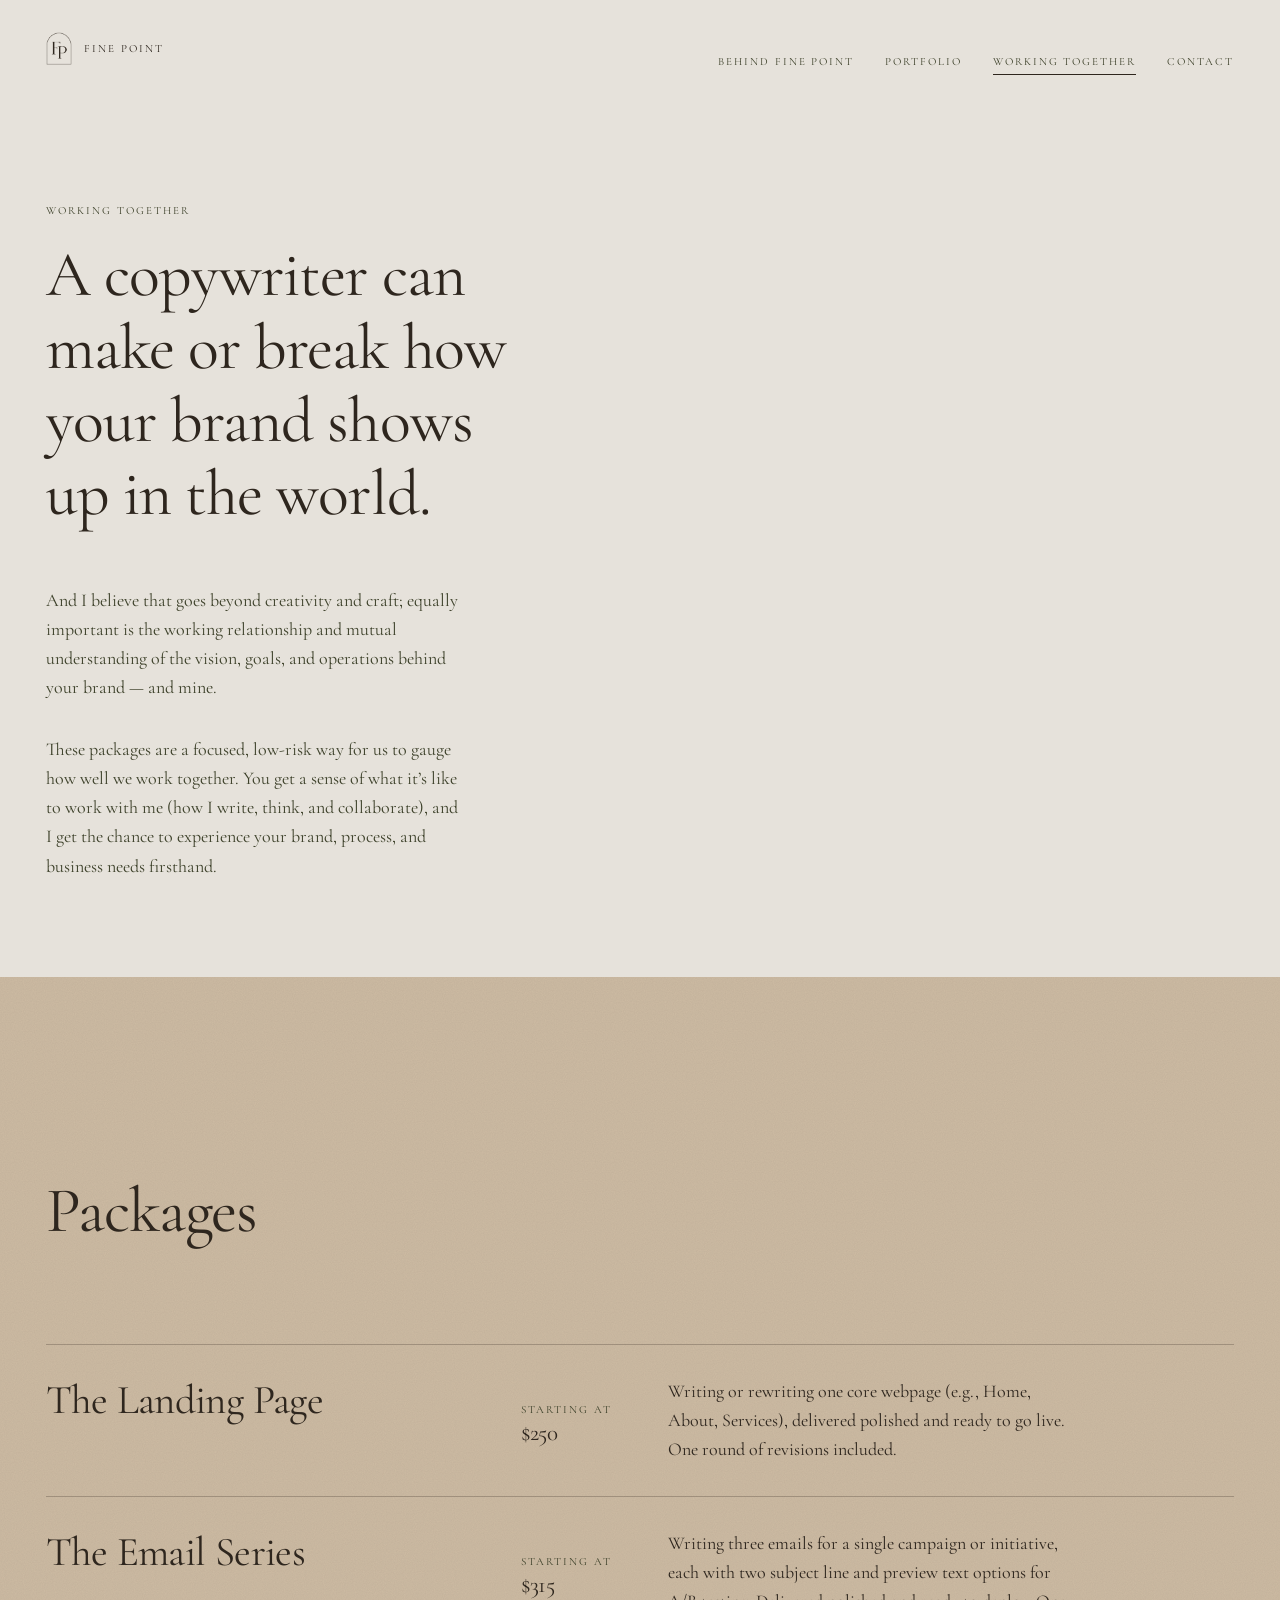
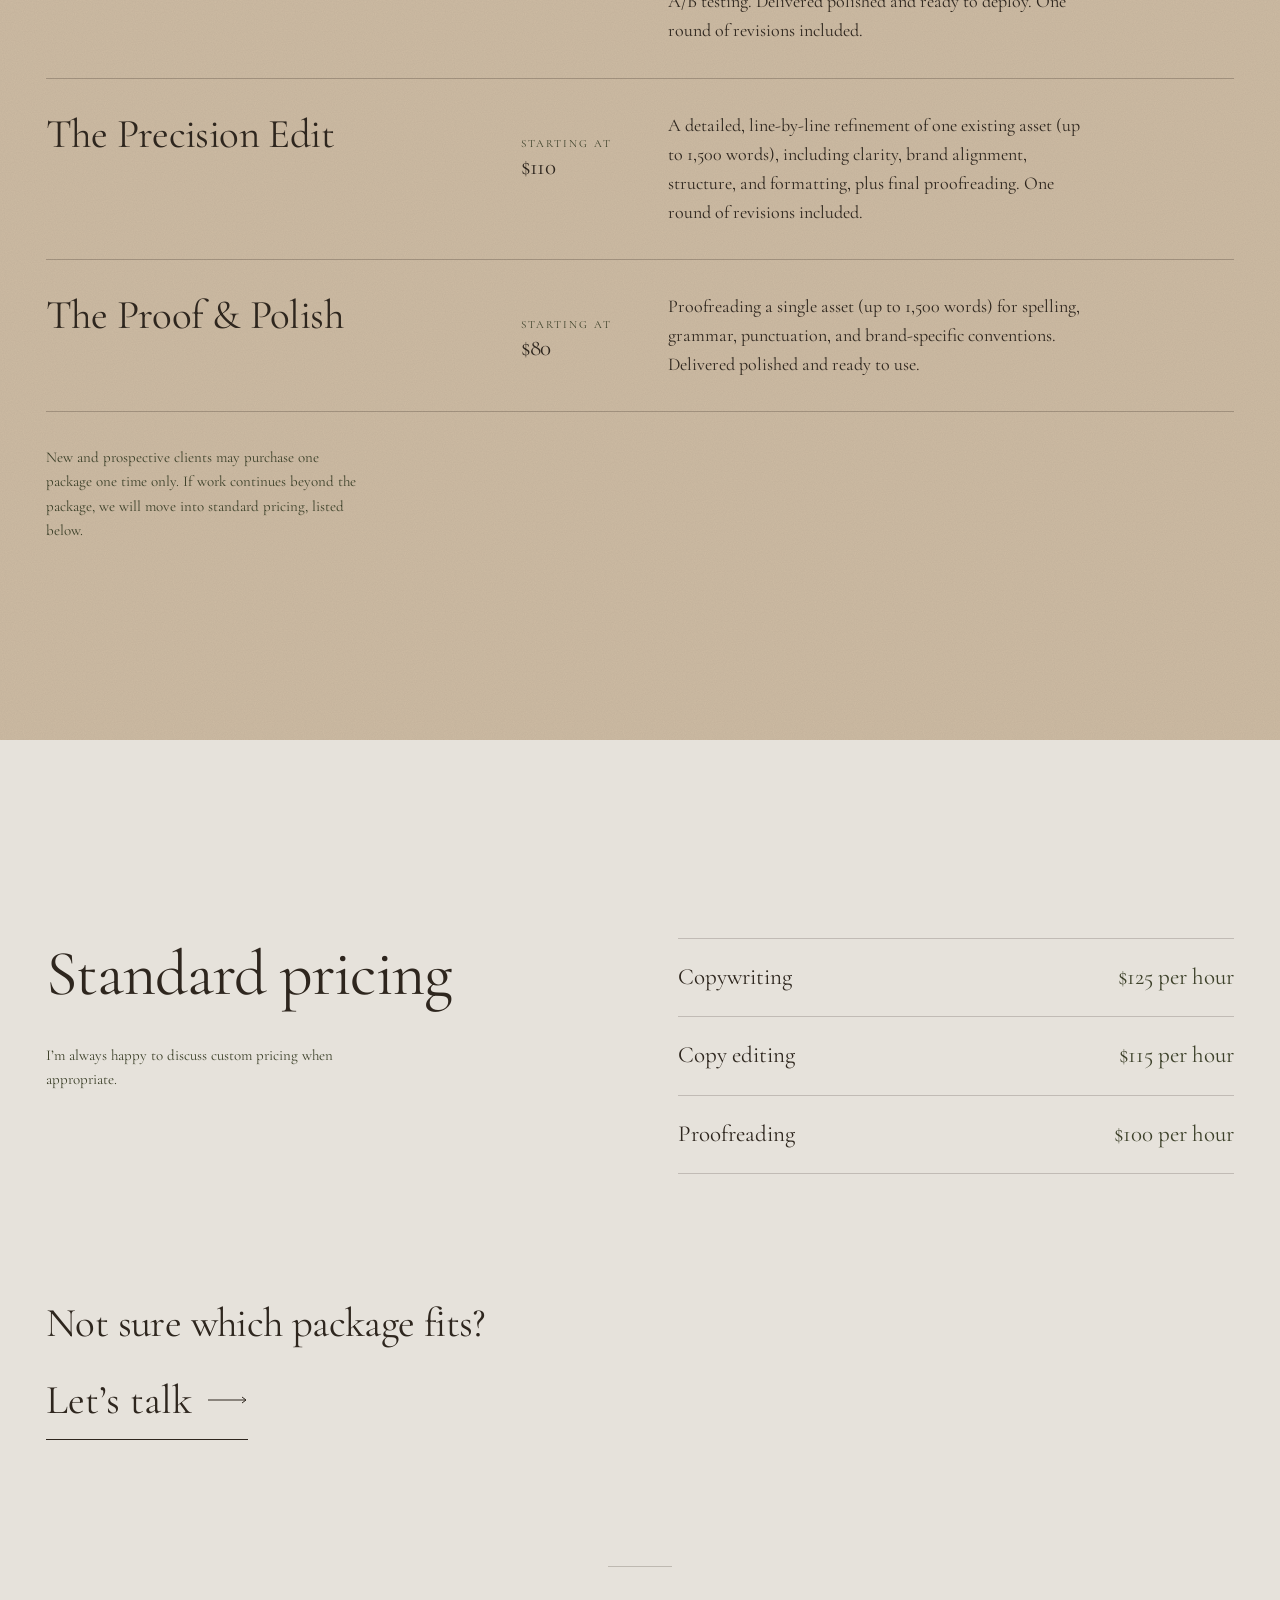
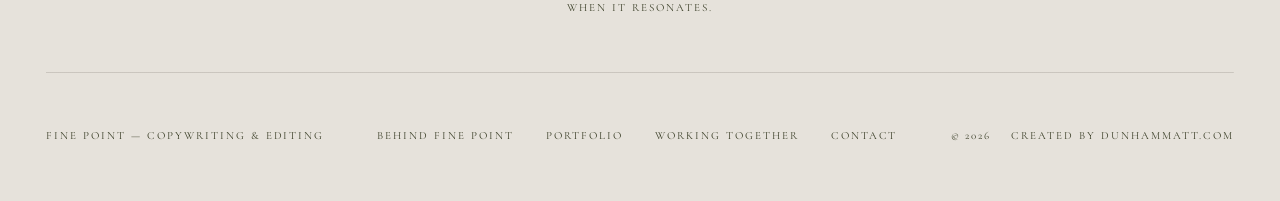
<file: working-together/index.html>
<!DOCTYPE html><html lang="en" data-theme="natural-materials" data-font="cormorant"><head><meta charset="utf-8"><meta name="viewport" content="width=device-width, initial-scale=1, viewport-fit=cover"><title>Working together — Fine Point</title><meta name="description" content="Focused, low-risk copywriting and editing packages, plus standard hourly pricing."><link rel="canonical" href="https://finepointcopy.com/working-together/"><link rel="icon" href="/favicon-32.png" type="image/png" sizes="32x32"><link rel="apple-touch-icon" href="/apple-touch-icon.png"><meta property="og:image" content="https://finepointcopy.com/og.png"><meta property="og:image:width" content="1200"><meta property="og:image:height" content="630"><meta property="og:site_name" content="Fine Point"><meta name="color-scheme" content="light"><meta name="theme-color" content="#e6e2db"><meta property="og:type" content="website"><meta property="og:title" content="Working together — Fine Point"><meta property="og:description" content="Focused, low-risk copywriting and editing packages, plus standard hourly pricing."><meta property="og:url" content="https://finepointcopy.com/working-together/"><meta name="twitter:card" content="summary_large_image"><script>
      document.documentElement.classList.add('js');
      setTimeout(function () {
        var d = document.documentElement;
        if (!d.classList.contains('motion-ready')) d.classList.remove('js');
      }, 2500);
    </script><link rel="alternate" type="application/rss+xml" title="Fine Point — Journal" href="/rss.xml"><script type="application/ld+json">{"@context":"https://schema.org","@type":"ProfessionalService","name":"Fine Point","description":"Copywriting and editing for brands that want messaging with intention. Hospitality, consumer goods, and lifecycle marketing.","url":"https://finepointcopy.com","image":"https://finepointcopy.com/og.png","founder":{"@type":"Person","name":"Jordan Nicole","jobTitle":"Copywriter"},"serviceType":["Copywriting","Copy editing","Proofreading","Brand voice & messaging","Email campaigns & lifecycle messaging","Website copy","Social media & paid ad copy"]}</script><style>.intro[data-astro-cid-dj5lv2le]{gap:var(--space-md);padding-bottom:var(--space-xl);display:grid}.section-head[data-astro-cid-dj5lv2le]{font-size:var(--step-xl)}.packages[data-astro-cid-dj5lv2le]{margin-top:var(--space-xl);gap:0;display:grid}.package[data-astro-cid-dj5lv2le]{gap:var(--space-sm);padding-block:var(--space-md);border-top:1px solid color-mix(in srgb, var(--c-ink) 26%, transparent);display:grid}.package[data-astro-cid-dj5lv2le]:last-child{border-bottom:1px solid color-mix(in srgb, var(--c-ink) 26%, transparent)}@media (width>=800px){.package[data-astro-cid-dj5lv2le]{gap:var(--space-lg);grid-template-columns:minmax(0,1fr) minmax(0,1fr);align-items:start}}.package__head[data-astro-cid-dj5lv2le]{gap:var(--space-xs) var(--space-md);flex-wrap:wrap;justify-content:space-between;align-items:baseline;display:flex}.package__name[data-astro-cid-dj5lv2le]{font-size:var(--step-lg)}.package__price[data-astro-cid-dj5lv2le]{gap:.15rem;display:grid}.package__amount[data-astro-cid-dj5lv2le]{font-size:var(--step-md);color:var(--c-accent)}.package__body[data-astro-cid-dj5lv2le]{max-width:var(--measure-wide)}.note[data-astro-cid-dj5lv2le]{margin-top:var(--space-md);max-width:var(--measure-wide);color:var(--c-ink-muted);font-size:var(--step-sm)}.standard-grid[data-astro-cid-dj5lv2le]{gap:var(--space-lg);display:grid}@media (width>=800px){.standard-grid[data-astro-cid-dj5lv2le]{grid-template-columns:minmax(0,1fr) minmax(0,1fr);align-items:start;gap:clamp(2.5rem,6vw,6rem)}}.rates[data-astro-cid-dj5lv2le]{gap:0;margin:0;display:grid}.rate[data-astro-cid-dj5lv2le]{justify-content:space-between;gap:var(--space-md);padding-block:var(--space-sm);border-top:1px solid color-mix(in srgb, var(--c-ink) 20%, transparent);font-family:var(--font-display);font-size:var(--step-md);align-items:baseline;display:flex}.rate[data-astro-cid-dj5lv2le]:last-child{border-bottom:1px solid color-mix(in srgb, var(--c-ink) 20%, transparent)}.rate[data-astro-cid-dj5lv2le] dd[data-astro-cid-dj5lv2le]{color:var(--c-ink-muted);margin:0}.ask[data-astro-cid-dj5lv2le]{margin-top:var(--space-2xl);gap:var(--space-sm);justify-items:start;display:grid}.ask__q[data-astro-cid-dj5lv2le]{font-size:var(--step-lg)}.beat--last[data-astro-cid-dj5lv2le]{padding-block-end:0}
</style><link rel="stylesheet" href="/_astro/SiteFooter.DCR3B8yN.css"><style>.pagehead[data-astro-cid-ybatimd6]{padding-block:var(--space-xl) var(--space-lg)}.pagehead__title[data-astro-cid-ybatimd6]{font-size:var(--step-xl);max-width:18ch;margin-top:var(--space-sm)}
</style></head><body><a class="skip" href="#main">Skip to content</a><header class="masthead masthead--inline" data-astro-cid-v3lsk6py><div class="shell masthead__inner" data-astro-cid-v3lsk6py><a class="wordmark" href="/" aria-label="Fine Point — home" data-astro-cid-v3lsk6py><span class="wordmark__mark" aria-hidden="true" data-astro-cid-v3lsk6py></span><span class="wordmark__name" data-astro-cid-v3lsk6py>Fine Point</span></a><nav class="nav" aria-label="Primary" data-astro-cid-v3lsk6py><a href="/about" data-astro-cid-v3lsk6py>Behind Fine Point</a><a href="/portfolio" data-astro-cid-v3lsk6py>Portfolio</a><a href="/working-together" aria-current="page" data-astro-cid-v3lsk6py>Working together</a><a href="/contact" data-astro-cid-v3lsk6py>Contact</a></nav></div></header><main id="main" data-astro-cid-ybatimd6><div class="shell pagehead" data-astro-cid-ybatimd6><p class="label reveal" data-astro-cid-ybatimd6>Working together</p><h1 class="display pagehead__title reveal" data-astro-cid-ybatimd6>A copywriter can make or break how your brand shows up in the world.</h1></div><div class="shell intro" data-astro-cid-dj5lv2le><p class="lede reveal" data-astro-cid-dj5lv2le>And I believe that goes beyond creativity and craft; equally important is the working relationship and mutual understanding of the vision, goals, and operations behind your brand — and mine.</p><p class="lede reveal" data-astro-cid-dj5lv2le>These packages are a focused, low-risk way for us to gauge how well we work together. You get a sense of what it’s like to work with me (how I write, think, and collaborate), and I get the chance to experience your brand, process, and business needs firsthand.</p></div><section class="beat ground--sand" data-astro-cid-dj5lv2le><div class="shell" data-astro-cid-dj5lv2le><h2 class="display section-head reveal" data-astro-cid-dj5lv2le>Packages</h2><ul class="packages" data-astro-cid-dj5lv2le><li class="package reveal" data-astro-cid-dj5lv2le><div class="package__head" data-astro-cid-dj5lv2le><h3 class="display package__name" data-astro-cid-dj5lv2le>The Landing Page</h3><p class="package__price" data-astro-cid-dj5lv2le><span class="label" data-astro-cid-dj5lv2le>Starting at</span><span class="display package__amount" data-astro-cid-dj5lv2le>$250</span></p></div><p class="package__body" data-astro-cid-dj5lv2le>Writing or rewriting one core webpage (e.g., Home, About, Services), delivered polished and ready to go live. One round of revisions included.</p></li><li class="package reveal" data-astro-cid-dj5lv2le><div class="package__head" data-astro-cid-dj5lv2le><h3 class="display package__name" data-astro-cid-dj5lv2le>The Email Series</h3><p class="package__price" data-astro-cid-dj5lv2le><span class="label" data-astro-cid-dj5lv2le>Starting at</span><span class="display package__amount" data-astro-cid-dj5lv2le>$315</span></p></div><p class="package__body" data-astro-cid-dj5lv2le>Writing three emails for a single campaign or initiative, each with two subject line and preview text options for A/B testing. Delivered polished and ready to deploy. One round of revisions included.</p></li><li class="package reveal" data-astro-cid-dj5lv2le><div class="package__head" data-astro-cid-dj5lv2le><h3 class="display package__name" data-astro-cid-dj5lv2le>The Precision Edit</h3><p class="package__price" data-astro-cid-dj5lv2le><span class="label" data-astro-cid-dj5lv2le>Starting at</span><span class="display package__amount" data-astro-cid-dj5lv2le>$110</span></p></div><p class="package__body" data-astro-cid-dj5lv2le>A detailed, line-by-line refinement of one existing asset (up to 1,500 words), including clarity, brand alignment, structure, and formatting, plus final proofreading. One round of revisions included.</p></li><li class="package reveal" data-astro-cid-dj5lv2le><div class="package__head" data-astro-cid-dj5lv2le><h3 class="display package__name" data-astro-cid-dj5lv2le>The Proof &amp; Polish</h3><p class="package__price" data-astro-cid-dj5lv2le><span class="label" data-astro-cid-dj5lv2le>Starting at</span><span class="display package__amount" data-astro-cid-dj5lv2le>$80</span></p></div><p class="package__body" data-astro-cid-dj5lv2le>Proofreading a single asset (up to 1,500 words) for spelling, grammar, punctuation, and brand-specific conventions. Delivered polished and ready to use.</p></li></ul><p class="note reveal" data-astro-cid-dj5lv2le>New and prospective clients may purchase one package one time only. If work continues beyond the package, we will move into standard pricing, listed below.</p></div></section><section class="beat beat--last" data-astro-cid-dj5lv2le><div class="shell standard-grid" data-astro-cid-dj5lv2le><div data-astro-cid-dj5lv2le><h2 class="display section-head reveal" data-astro-cid-dj5lv2le>Standard pricing</h2><p class="note reveal" data-astro-cid-dj5lv2le>I’m always happy to discuss custom pricing when appropriate.</p></div><dl class="rates reveal" data-astro-cid-dj5lv2le><div class="rate" data-astro-cid-dj5lv2le><dt data-astro-cid-dj5lv2le>Copywriting</dt><dd data-astro-cid-dj5lv2le>$125 per hour</dd></div><div class="rate" data-astro-cid-dj5lv2le><dt data-astro-cid-dj5lv2le>Copy editing</dt><dd data-astro-cid-dj5lv2le>$115 per hour</dd></div><div class="rate" data-astro-cid-dj5lv2le><dt data-astro-cid-dj5lv2le>Proofreading</dt><dd data-astro-cid-dj5lv2le>$100 per hour</dd></div></dl></div><div class="shell ask reveal" data-astro-cid-dj5lv2le><p class="display ask__q" data-astro-cid-dj5lv2le>Not sure which package fits?</p><a class="cta cta--lg" href="/contact" data-astro-cid-dj5lv2le><span data-astro-cid-dj5lv2le>Let’s talk</span><svg viewBox="0 0 40 8" aria-hidden="true" focusable="false" data-astro-cid-dj5lv2le><path d="M0 4h38M34 1l4 3-4 3" fill="none" stroke="currentColor" stroke-width="1" data-astro-cid-dj5lv2le></path></svg></a></div></section></main><footer class="footer" data-astro-cid-nns7i3if><div class="shell footer__closer" data-astro-cid-nns7i3if><hr class="footer__closer-rule" data-astro-cid-nns7i3if><p class="footer__line" data-astro-cid-nns7i3if>When it resonates.</p></div><div class="shell footer__inner" data-astro-cid-nns7i3if><span class="label" data-astro-cid-nns7i3if>Fine Point — Copywriting &amp; Editing</span><nav class="footer__nav" aria-label="Footer" data-astro-cid-nns7i3if><a class="label" href="/about" data-astro-cid-nns7i3if>Behind Fine Point</a><a class="label" href="/portfolio" data-astro-cid-nns7i3if>Portfolio</a><a class="label" href="/working-together" data-astro-cid-nns7i3if>Working together</a><a class="label" href="/contact" data-astro-cid-nns7i3if>Contact</a></nav><span class="label footer__meta" data-astro-cid-nns7i3if>&copy; 2026<span class="footer__credit" data-astro-cid-nns7i3if>Created by <a href="https://dunhammatt.com/" target="_blank" rel="noopener" data-astro-cid-nns7i3if>dunhammatt.com</a></span></span></div></footer><script type="module" src="/_astro/Base.astro_astro_type_script_index_0_lang.C3o3FTaz.js"></script></body></html>
</file>
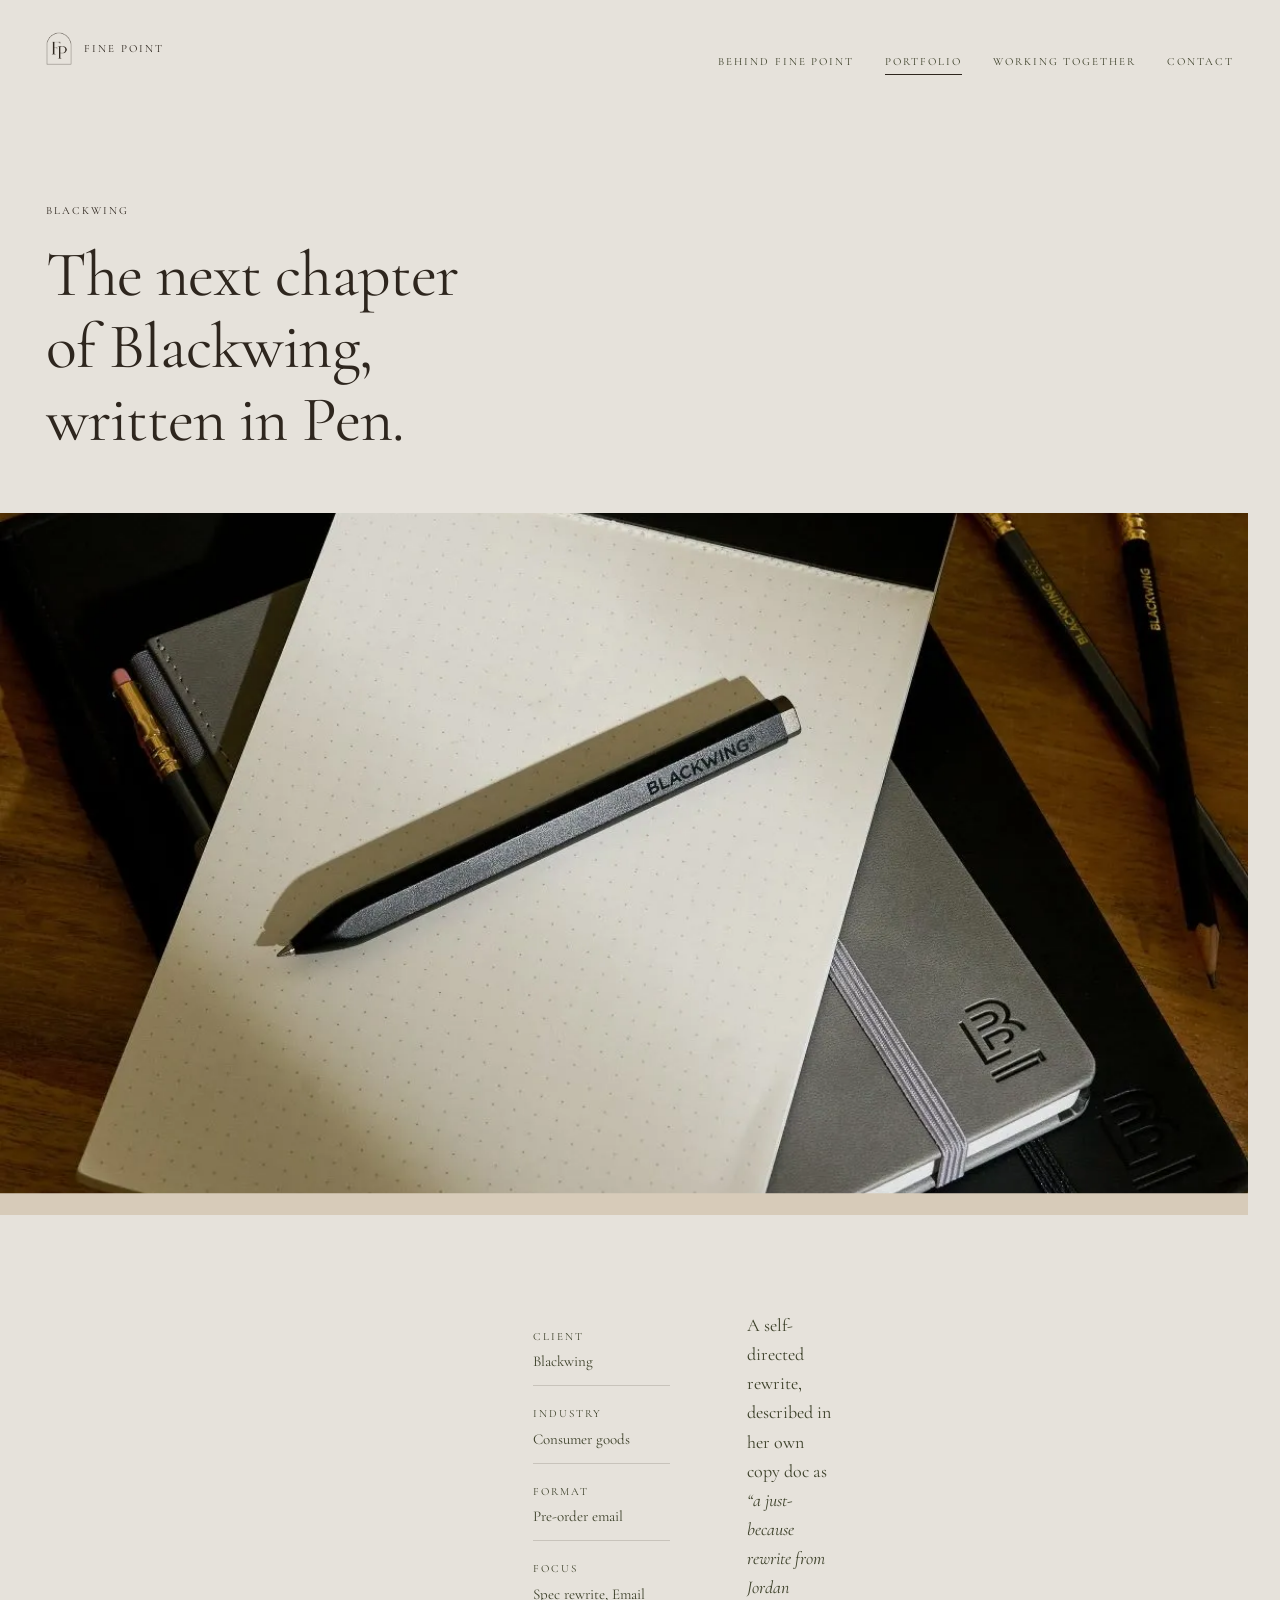
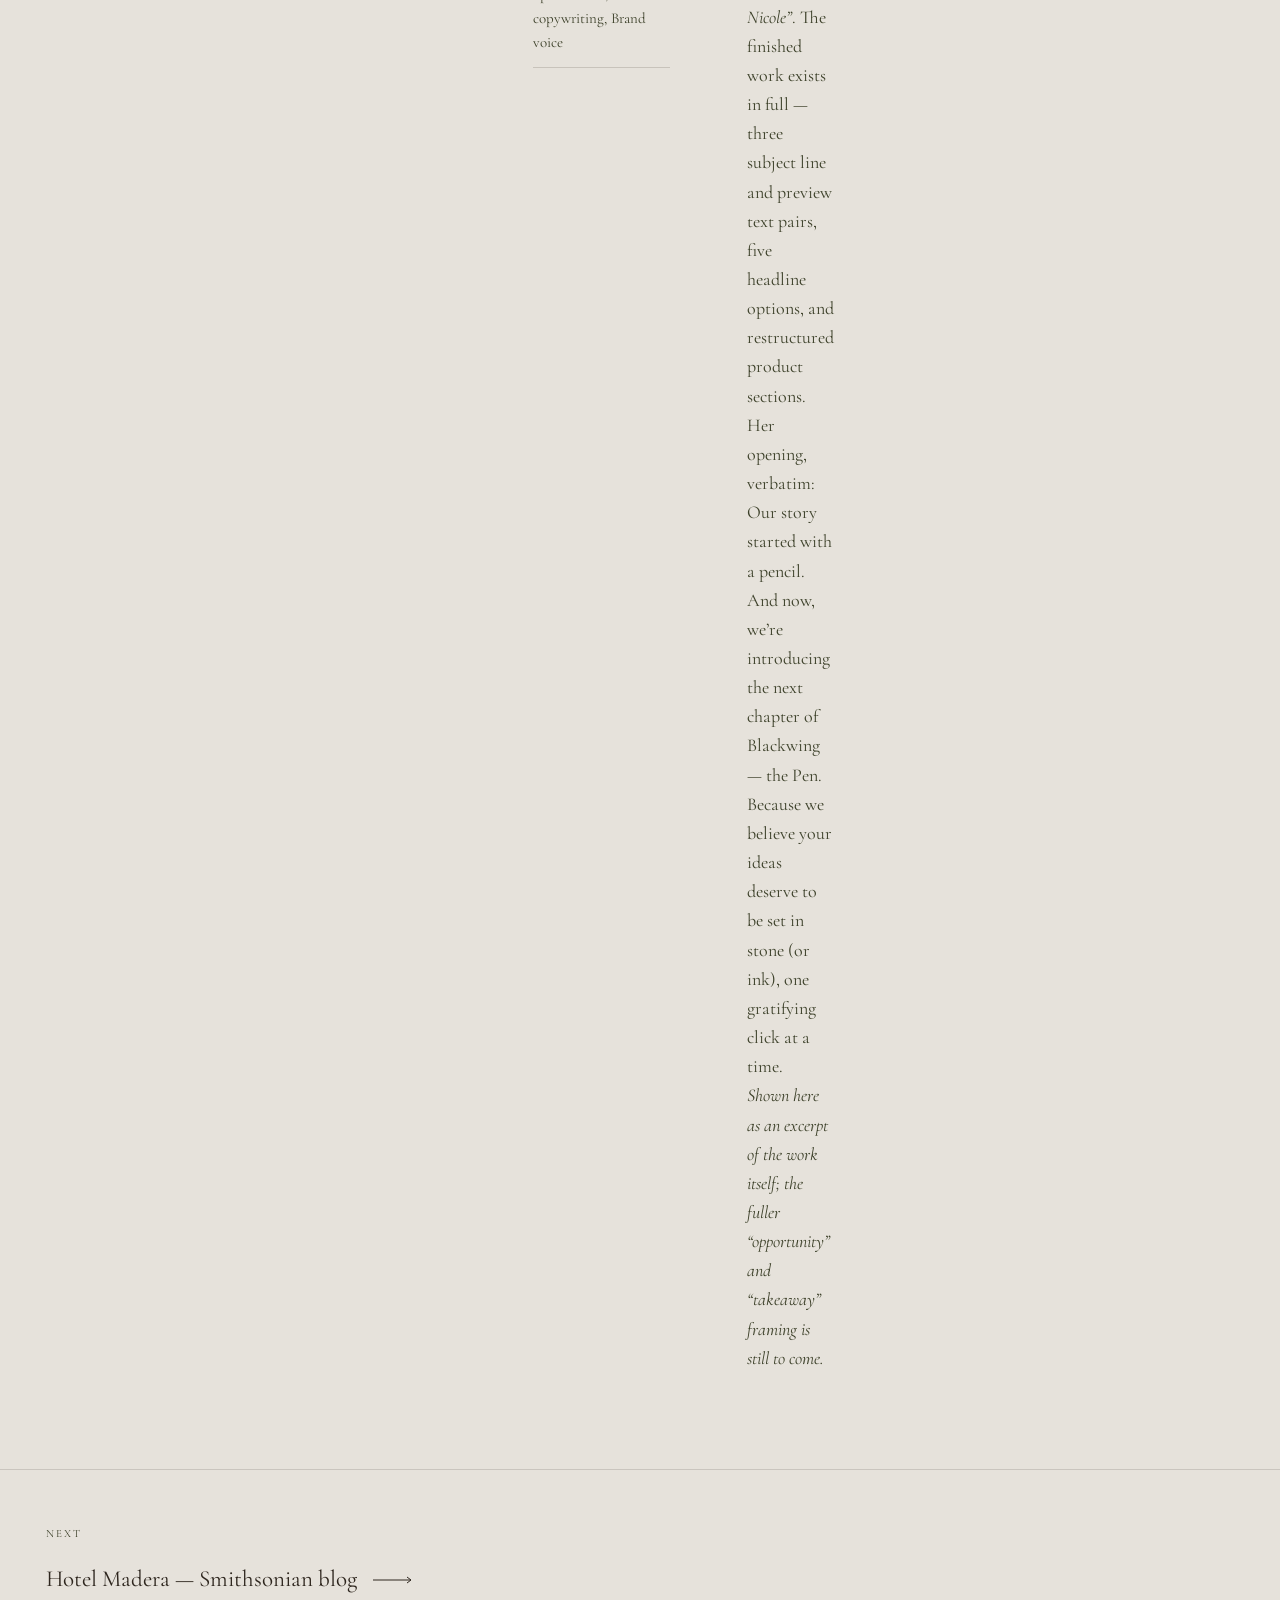
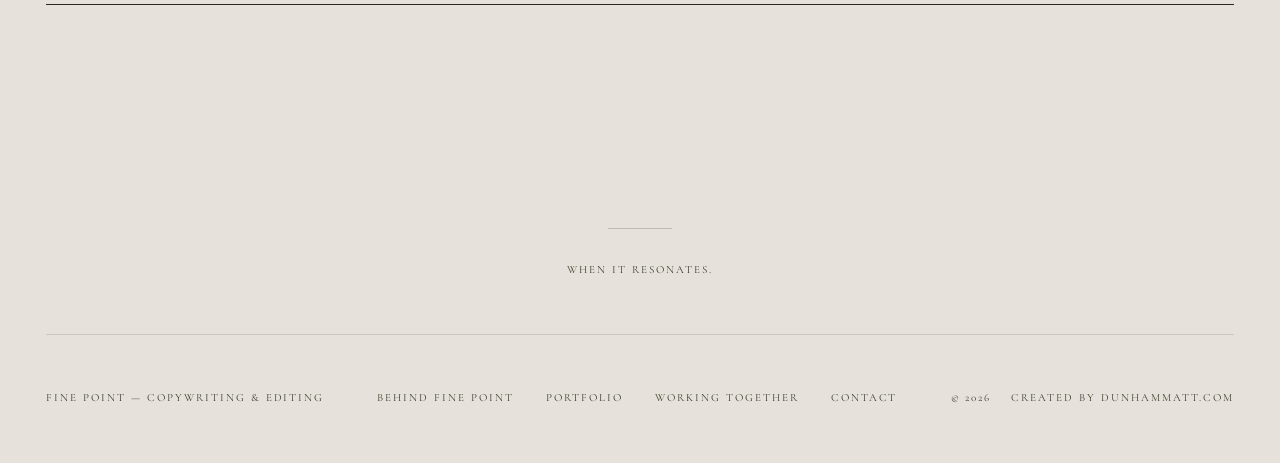
<file: portfolio/blackwing-pen/index.html>
<!DOCTYPE html><html lang="en" data-theme="natural-materials" data-font="cormorant"><head><meta charset="utf-8"><meta name="viewport" content="width=device-width, initial-scale=1, viewport-fit=cover"><title>Blackwing — Pen pre-order email — Fine Point</title><meta name="description" content="The next chapter of Blackwing, written in Pen."><link rel="canonical" href="https://finepointcopy.com/portfolio/blackwing-pen/"><link rel="icon" href="/favicon-32.png" type="image/png" sizes="32x32"><link rel="apple-touch-icon" href="/apple-touch-icon.png"><meta property="og:image" content="https://finepointcopy.com/og.png"><meta property="og:image:width" content="1200"><meta property="og:image:height" content="630"><meta property="og:site_name" content="Fine Point"><meta name="color-scheme" content="light"><meta name="theme-color" content="#e6e2db"><meta property="og:type" content="website"><meta property="og:title" content="Blackwing — Pen pre-order email — Fine Point"><meta property="og:description" content="The next chapter of Blackwing, written in Pen."><meta property="og:url" content="https://finepointcopy.com/portfolio/blackwing-pen/"><meta name="twitter:card" content="summary_large_image"><script>
      document.documentElement.classList.add('js');
      setTimeout(function () {
        var d = document.documentElement;
        if (!d.classList.contains('motion-ready')) d.classList.remove('js');
      }, 2500);
    </script><link rel="alternate" type="application/rss+xml" title="Fine Point — Journal" href="/rss.xml"><script type="application/ld+json">{"@context":"https://schema.org","@type":"ProfessionalService","name":"Fine Point","description":"Copywriting and editing for brands that want messaging with intention. Hospitality, consumer goods, and lifecycle marketing.","url":"https://finepointcopy.com","image":"https://finepointcopy.com/og.png","founder":{"@type":"Person","name":"Jordan Nicole","jobTitle":"Copywriter"},"serviceType":["Copywriting","Copy editing","Proofreading","Brand voice & messaging","Email campaigns & lifecycle messaging","Website copy","Social media & paid ad copy"]}</script><style>@layer astro.images{:where([data-astro-image]){height:auto}:where([data-astro-image=full-width]){width:100%}:where([data-astro-image=constrained]){max-width:100%}[data-astro-image-fit=fill]{object-fit:fill}[data-astro-image-fit=contain]{object-fit:contain}[data-astro-image-fit=cover]{object-fit:cover}[data-astro-image-fit=scale-down]{object-fit:scale-down}[data-astro-image-pos=top]{object-position:top}[data-astro-image-pos=bottom]{object-position:bottom}[data-astro-image-pos=left]{object-position:left}[data-astro-image-pos=right]{object-position:right}[data-astro-image-pos=center]{object-position:center}[data-astro-image-pos=top-bottom]{object-position:top bottom}[data-astro-image-pos=top-left]{object-position:top left}[data-astro-image-pos=top-right]{object-position:top right}[data-astro-image-pos=top-center]{object-position:top center}[data-astro-image-pos=bottom-top]{object-position:bottom top}[data-astro-image-pos=bottom-left]{object-position:bottom left}[data-astro-image-pos=bottom-right]{object-position:bottom right}[data-astro-image-pos=bottom-center]{object-position:bottom center}[data-astro-image-pos=left-top]{object-position:left top}[data-astro-image-pos=left-bottom]{object-position:left bottom}[data-astro-image-pos=left-right]{object-position:left right}[data-astro-image-pos=left-center]{object-position:left center}[data-astro-image-pos=right-top]{object-position:right top}[data-astro-image-pos=right-bottom]{object-position:right bottom}[data-astro-image-pos=right-left]{object-position:right left}[data-astro-image-pos=right-center]{object-position:right center}[data-astro-image-pos=center-top]{object-position:center top}[data-astro-image-pos=center-bottom]{object-position:center bottom}[data-astro-image-pos=center-left]{object-position:center left}[data-astro-image-pos=center-right]{object-position:center right}}
</style><link rel="stylesheet" href="/_astro/SiteFooter.DCR3B8yN.css"><style>.head[data-astro-cid-cbapenuw]{padding-block:var(--space-xl) var(--space-lg)}.head__client[data-astro-cid-cbapenuw]{color:var(--c-accent);flex-wrap:wrap;align-items:baseline;gap:.75rem;display:flex}.head__headline[data-astro-cid-cbapenuw]{margin-top:var(--space-sm);font-size:var(--step-xl);max-width:20ch}.hero[data-astro-cid-cbapenuw]{aspect-ratio:16/9;max-height:78svh}.placeholder-note[data-astro-cid-cbapenuw]{padding:.5rem var(--gutter);background:var(--c-ink);color:var(--c-bg);font-family:var(--font-label);font-size:var(--step-label);letter-spacing:var(--tracking-label);text-transform:uppercase;position:absolute;inset-block-end:0;inset-inline:0}.body[data-astro-cid-cbapenuw]{gap:var(--space-lg);padding-block:var(--space-xl);grid-template-columns:1fr;align-items:start;display:grid}@media (width>=900px){.body[data-astro-cid-cbapenuw]{grid-template-columns:minmax(0,15rem) minmax(0,1fr);gap:clamp(2.5rem,6vw,6rem)}.rail[data-astro-cid-cbapenuw]{top:var(--space-md);position:sticky}}.rail[data-astro-cid-cbapenuw]{gap:var(--space-sm);align-content:start;display:grid}.rail__row[data-astro-cid-cbapenuw]{padding-bottom:var(--space-xs);border-bottom:1px solid color-mix(in srgb, var(--c-ink) 16%, transparent);gap:.3rem;display:grid}.rail[data-astro-cid-cbapenuw] dd[data-astro-cid-cbapenuw]{font-size:var(--step-sm);color:var(--c-ink-muted);margin:0}.prose[data-astro-cid-cbapenuw]{gap:var(--space-lg);display:grid}.section__title[data-astro-cid-cbapenuw]{color:var(--c-accent)}.section__copy[data-astro-cid-cbapenuw]{margin-top:var(--space-sm);max-width:var(--measure-wide)}.section__copy--lead[data-astro-cid-cbapenuw]{font-family:var(--font-display);font-size:var(--step-md);line-height:1.5}.notes[data-astro-cid-cbapenuw] p{max-width:var(--measure-wide);color:var(--c-ink-muted)}.notes[data-astro-cid-cbapenuw]:empty{display:none}.next[data-astro-cid-cbapenuw]{padding-block:var(--space-lg) var(--space-xl);border-top:1px solid color-mix(in srgb, var(--c-ink) 15%, transparent);gap:var(--space-sm);display:grid}.draft[data-astro-cid-cbapenuw]{letter-spacing:.1em;color:var(--c-ink-muted);border:1px solid;padding:.15em .5em;font-style:normal}
</style></head><body><a class="skip" href="#main">Skip to content</a><header class="masthead masthead--inline" data-astro-cid-v3lsk6py><div class="shell masthead__inner" data-astro-cid-v3lsk6py><a class="wordmark" href="/" aria-label="Fine Point — home" data-astro-cid-v3lsk6py><span class="wordmark__mark" aria-hidden="true" data-astro-cid-v3lsk6py></span><span class="wordmark__name" data-astro-cid-v3lsk6py>Fine Point</span></a><nav class="nav" aria-label="Primary" data-astro-cid-v3lsk6py><a href="/about" data-astro-cid-v3lsk6py>Behind Fine Point</a><a href="/portfolio" aria-current="page" data-astro-cid-v3lsk6py>Portfolio</a><a href="/working-together" data-astro-cid-v3lsk6py>Working together</a><a href="/contact" data-astro-cid-v3lsk6py>Contact</a></nav></div></header><main id="main" data-astro-cid-cbapenuw><article data-astro-cid-cbapenuw><div class="shell head" data-astro-cid-cbapenuw><p class="label head__client" data-astro-cid-cbapenuw>Blackwing</p><h1 class="display head__headline" data-astro-cid-cbapenuw>The next chapter of Blackwing, written in Pen.</h1></div><figure class="photo hero reveal" data-parallax data-astro-cid-cbapenuw><img src="/_astro/brand-blackwing.pyGtiaJd_1peW6p.webp" srcset="/_astro/brand-blackwing.pyGtiaJd_ZoSAah.webp 720w, /_astro/brand-blackwing.pyGtiaJd_1peW6p.webp 1200w" alt="The Blackwing Pen resting on a writer’s notebook." sizes="100vw" loading="eager" fetchpriority="high" data-astro-cid-cbapenuw="true" decoding="async" width="1200" height="1200"></figure><div class="shell body" data-astro-cid-cbapenuw><dl class="rail reveal" data-astro-cid-cbapenuw><div class="rail__row" data-astro-cid-cbapenuw><dt class="label" data-astro-cid-cbapenuw>Client</dt><dd data-astro-cid-cbapenuw>Blackwing</dd></div><div class="rail__row" data-astro-cid-cbapenuw><dt class="label" data-astro-cid-cbapenuw>Industry</dt><dd data-astro-cid-cbapenuw>Consumer goods</dd></div><div class="rail__row" data-astro-cid-cbapenuw><dt class="label" data-astro-cid-cbapenuw>Format</dt><dd data-astro-cid-cbapenuw>Pre-order email</dd></div><div class="rail__row" data-astro-cid-cbapenuw><dt class="label" data-astro-cid-cbapenuw>Focus</dt><dd data-astro-cid-cbapenuw>Spec rewrite, Email copywriting, Brand voice</dd></div></dl><div class="prose" data-astro-cid-cbapenuw><div class="section reveal notes" data-astro-cid-cbapenuw><p>A self-directed rewrite, described in her own copy doc as <em>“a just-because
rewrite from Jordan Nicole”</em>. The finished work exists in full — three subject
line and preview text pairs, five headline options, and restructured product
sections.</p>
<p>Her opening, verbatim:</p>
<blockquote>
<p>Our story started with a pencil. And now, we’re introducing the next chapter
of Blackwing — the Pen. Because we believe your ideas deserve to be set in
stone (or ink), one gratifying click at a time.</p>
</blockquote>
<p><em>Shown here as an excerpt of the work itself; the fuller “opportunity” and
“takeaway” framing is still to come.</em></p>
</div></div></div><div class="shell next reveal" data-astro-cid-cbapenuw><p class="label" data-astro-cid-cbapenuw>Next</p><a class="cta" href="/portfolio/hotel-madera/" data-astro-cid-cbapenuw><span data-astro-cid-cbapenuw>Hotel Madera — Smithsonian blog</span><svg viewBox="0 0 40 8" aria-hidden="true" focusable="false" data-astro-cid-cbapenuw><path d="M0 4h38M34 1l4 3-4 3" fill="none" stroke="currentColor" stroke-width="1" data-astro-cid-cbapenuw></path></svg></a></div></article></main><footer class="footer" data-astro-cid-nns7i3if><div class="shell footer__closer" data-astro-cid-nns7i3if><hr class="footer__closer-rule" data-astro-cid-nns7i3if><p class="footer__line" data-astro-cid-nns7i3if>When it resonates.</p></div><div class="shell footer__inner" data-astro-cid-nns7i3if><span class="label" data-astro-cid-nns7i3if>Fine Point — Copywriting &amp; Editing</span><nav class="footer__nav" aria-label="Footer" data-astro-cid-nns7i3if><a class="label" href="/about" data-astro-cid-nns7i3if>Behind Fine Point</a><a class="label" href="/portfolio" data-astro-cid-nns7i3if>Portfolio</a><a class="label" href="/working-together" data-astro-cid-nns7i3if>Working together</a><a class="label" href="/contact" data-astro-cid-nns7i3if>Contact</a></nav><span class="label footer__meta" data-astro-cid-nns7i3if>&copy; 2026<span class="footer__credit" data-astro-cid-nns7i3if>Created by <a href="https://dunhammatt.com/" target="_blank" rel="noopener" data-astro-cid-nns7i3if>dunhammatt.com</a></span></span></div></footer><script type="module" src="/_astro/Base.astro_astro_type_script_index_0_lang.C3o3FTaz.js"></script></body></html>
</file>
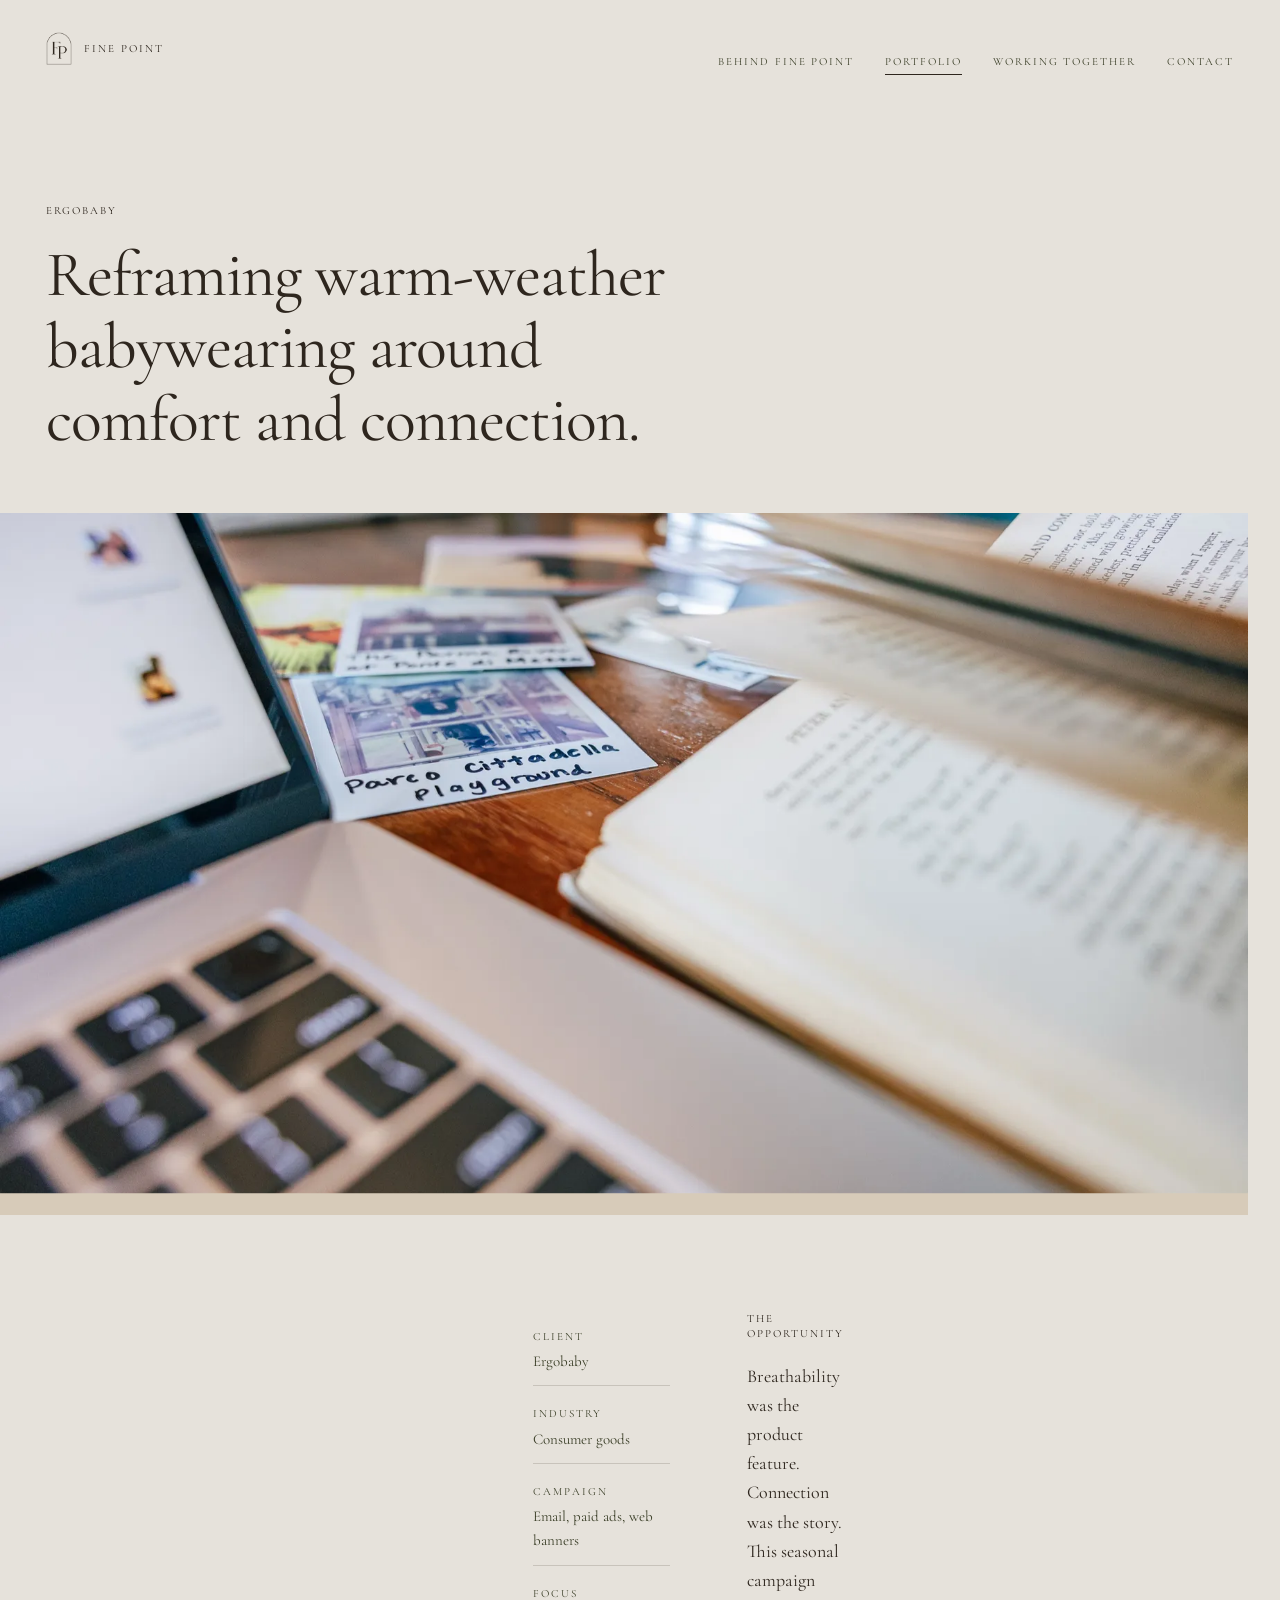
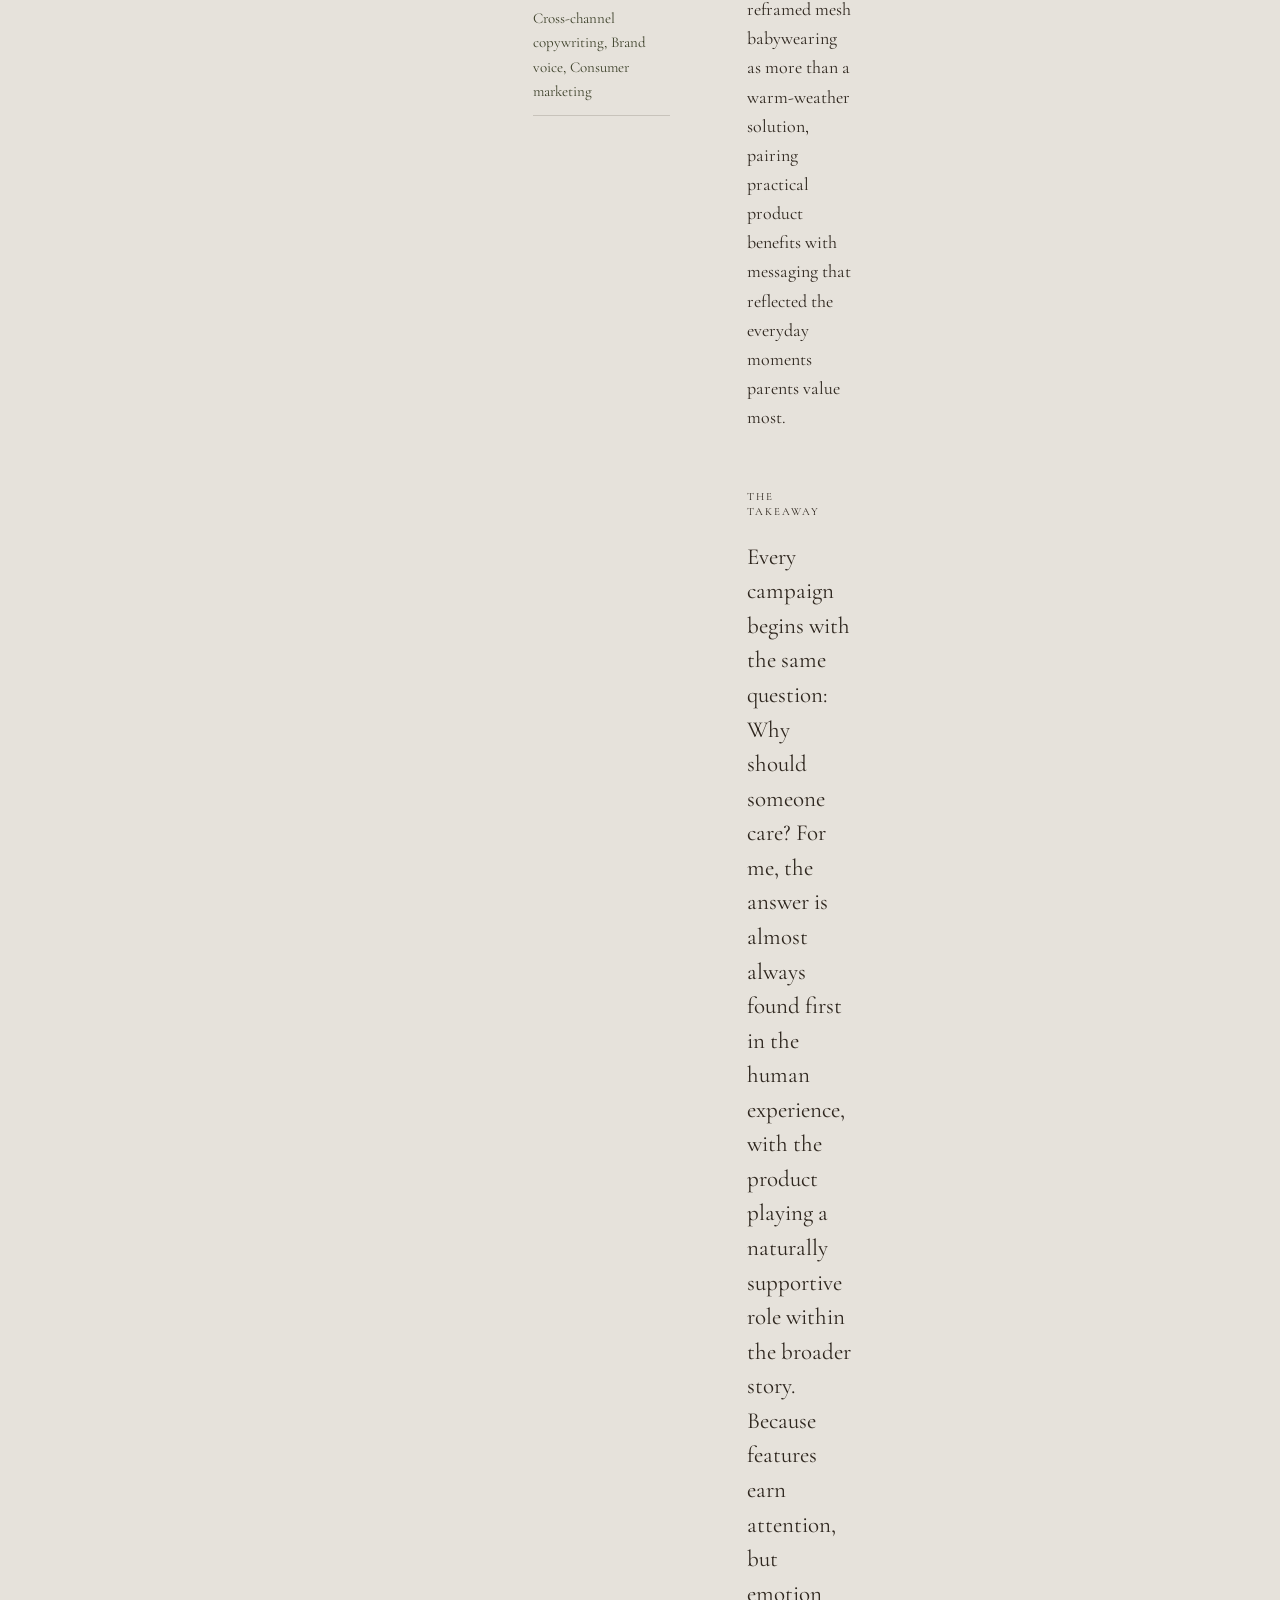
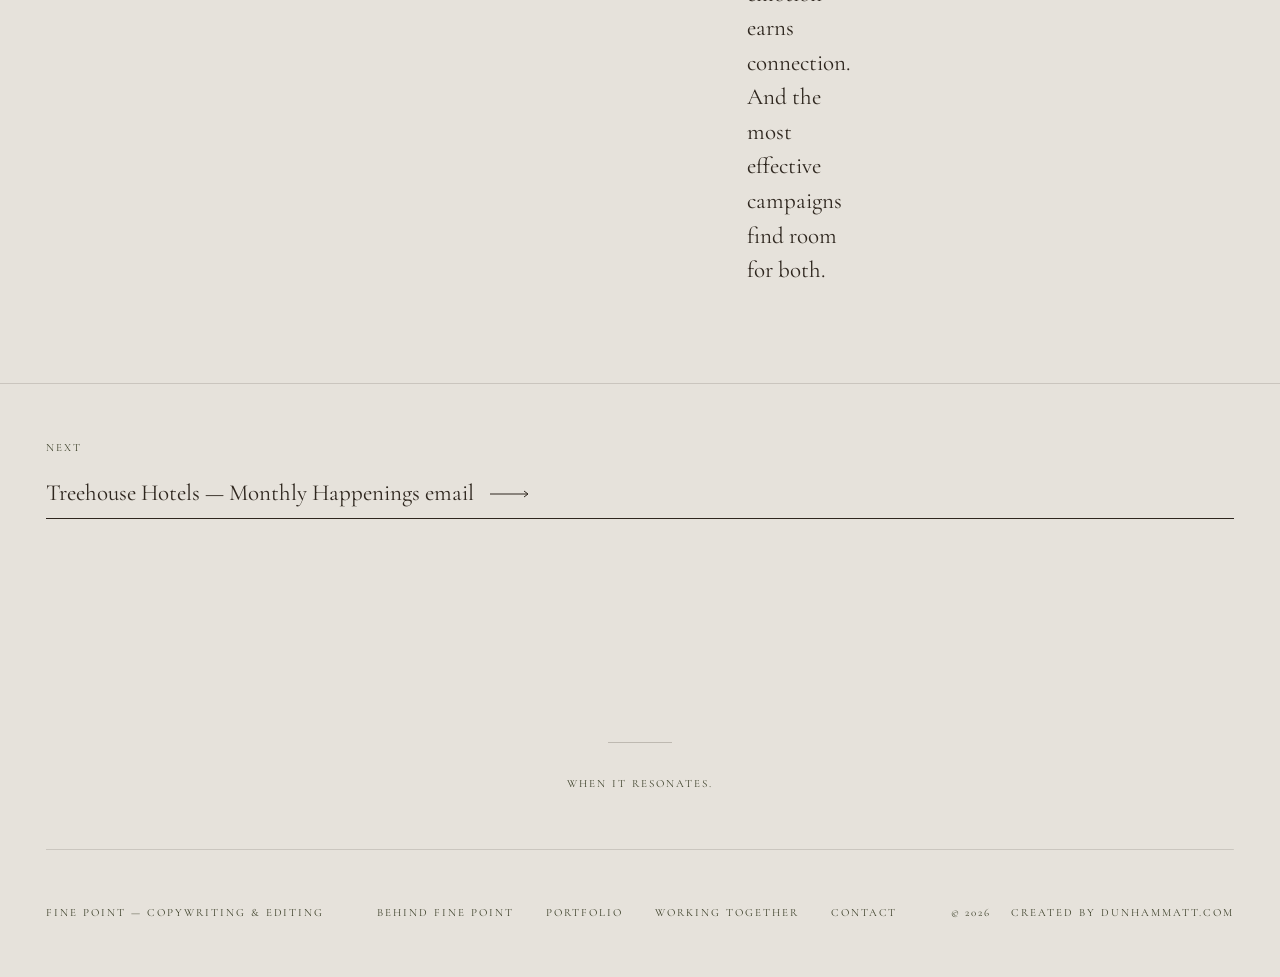
<file: portfolio/ergobaby-mesh/index.html>
<!DOCTYPE html><html lang="en" data-theme="natural-materials" data-font="cormorant"><head><meta charset="utf-8"><meta name="viewport" content="width=device-width, initial-scale=1, viewport-fit=cover"><title>Ergobaby — Mesh campaign — Fine Point</title><meta name="description" content="Reframing warm-weather babywearing around comfort and connection."><link rel="canonical" href="https://finepointcopy.com/portfolio/ergobaby-mesh/"><link rel="icon" href="/favicon-32.png" type="image/png" sizes="32x32"><link rel="apple-touch-icon" href="/apple-touch-icon.png"><meta property="og:image" content="https://finepointcopy.com/og.png"><meta property="og:image:width" content="1200"><meta property="og:image:height" content="630"><meta property="og:site_name" content="Fine Point"><meta name="color-scheme" content="light"><meta name="theme-color" content="#e6e2db"><meta property="og:type" content="website"><meta property="og:title" content="Ergobaby — Mesh campaign — Fine Point"><meta property="og:description" content="Reframing warm-weather babywearing around comfort and connection."><meta property="og:url" content="https://finepointcopy.com/portfolio/ergobaby-mesh/"><meta name="twitter:card" content="summary_large_image"><script>
      document.documentElement.classList.add('js');
      setTimeout(function () {
        var d = document.documentElement;
        if (!d.classList.contains('motion-ready')) d.classList.remove('js');
      }, 2500);
    </script><link rel="alternate" type="application/rss+xml" title="Fine Point — Journal" href="/rss.xml"><script type="application/ld+json">{"@context":"https://schema.org","@type":"ProfessionalService","name":"Fine Point","description":"Copywriting and editing for brands that want messaging with intention. Hospitality, consumer goods, and lifecycle marketing.","url":"https://finepointcopy.com","image":"https://finepointcopy.com/og.png","founder":{"@type":"Person","name":"Jordan Nicole","jobTitle":"Copywriter"},"serviceType":["Copywriting","Copy editing","Proofreading","Brand voice & messaging","Email campaigns & lifecycle messaging","Website copy","Social media & paid ad copy"]}</script><style>@layer astro.images{:where([data-astro-image]){height:auto}:where([data-astro-image=full-width]){width:100%}:where([data-astro-image=constrained]){max-width:100%}[data-astro-image-fit=fill]{object-fit:fill}[data-astro-image-fit=contain]{object-fit:contain}[data-astro-image-fit=cover]{object-fit:cover}[data-astro-image-fit=scale-down]{object-fit:scale-down}[data-astro-image-pos=top]{object-position:top}[data-astro-image-pos=bottom]{object-position:bottom}[data-astro-image-pos=left]{object-position:left}[data-astro-image-pos=right]{object-position:right}[data-astro-image-pos=center]{object-position:center}[data-astro-image-pos=top-bottom]{object-position:top bottom}[data-astro-image-pos=top-left]{object-position:top left}[data-astro-image-pos=top-right]{object-position:top right}[data-astro-image-pos=top-center]{object-position:top center}[data-astro-image-pos=bottom-top]{object-position:bottom top}[data-astro-image-pos=bottom-left]{object-position:bottom left}[data-astro-image-pos=bottom-right]{object-position:bottom right}[data-astro-image-pos=bottom-center]{object-position:bottom center}[data-astro-image-pos=left-top]{object-position:left top}[data-astro-image-pos=left-bottom]{object-position:left bottom}[data-astro-image-pos=left-right]{object-position:left right}[data-astro-image-pos=left-center]{object-position:left center}[data-astro-image-pos=right-top]{object-position:right top}[data-astro-image-pos=right-bottom]{object-position:right bottom}[data-astro-image-pos=right-left]{object-position:right left}[data-astro-image-pos=right-center]{object-position:right center}[data-astro-image-pos=center-top]{object-position:center top}[data-astro-image-pos=center-bottom]{object-position:center bottom}[data-astro-image-pos=center-left]{object-position:center left}[data-astro-image-pos=center-right]{object-position:center right}}
</style><link rel="stylesheet" href="/_astro/SiteFooter.DCR3B8yN.css"><style>.head[data-astro-cid-cbapenuw]{padding-block:var(--space-xl) var(--space-lg)}.head__client[data-astro-cid-cbapenuw]{color:var(--c-accent);flex-wrap:wrap;align-items:baseline;gap:.75rem;display:flex}.head__headline[data-astro-cid-cbapenuw]{margin-top:var(--space-sm);font-size:var(--step-xl);max-width:20ch}.hero[data-astro-cid-cbapenuw]{aspect-ratio:16/9;max-height:78svh}.placeholder-note[data-astro-cid-cbapenuw]{padding:.5rem var(--gutter);background:var(--c-ink);color:var(--c-bg);font-family:var(--font-label);font-size:var(--step-label);letter-spacing:var(--tracking-label);text-transform:uppercase;position:absolute;inset-block-end:0;inset-inline:0}.body[data-astro-cid-cbapenuw]{gap:var(--space-lg);padding-block:var(--space-xl);grid-template-columns:1fr;align-items:start;display:grid}@media (width>=900px){.body[data-astro-cid-cbapenuw]{grid-template-columns:minmax(0,15rem) minmax(0,1fr);gap:clamp(2.5rem,6vw,6rem)}.rail[data-astro-cid-cbapenuw]{top:var(--space-md);position:sticky}}.rail[data-astro-cid-cbapenuw]{gap:var(--space-sm);align-content:start;display:grid}.rail__row[data-astro-cid-cbapenuw]{padding-bottom:var(--space-xs);border-bottom:1px solid color-mix(in srgb, var(--c-ink) 16%, transparent);gap:.3rem;display:grid}.rail[data-astro-cid-cbapenuw] dd[data-astro-cid-cbapenuw]{font-size:var(--step-sm);color:var(--c-ink-muted);margin:0}.prose[data-astro-cid-cbapenuw]{gap:var(--space-lg);display:grid}.section__title[data-astro-cid-cbapenuw]{color:var(--c-accent)}.section__copy[data-astro-cid-cbapenuw]{margin-top:var(--space-sm);max-width:var(--measure-wide)}.section__copy--lead[data-astro-cid-cbapenuw]{font-family:var(--font-display);font-size:var(--step-md);line-height:1.5}.notes[data-astro-cid-cbapenuw] p{max-width:var(--measure-wide);color:var(--c-ink-muted)}.notes[data-astro-cid-cbapenuw]:empty{display:none}.next[data-astro-cid-cbapenuw]{padding-block:var(--space-lg) var(--space-xl);border-top:1px solid color-mix(in srgb, var(--c-ink) 15%, transparent);gap:var(--space-sm);display:grid}.draft[data-astro-cid-cbapenuw]{letter-spacing:.1em;color:var(--c-ink-muted);border:1px solid;padding:.15em .5em;font-style:normal}
</style></head><body><a class="skip" href="#main">Skip to content</a><header class="masthead masthead--inline" data-astro-cid-v3lsk6py><div class="shell masthead__inner" data-astro-cid-v3lsk6py><a class="wordmark" href="/" aria-label="Fine Point — home" data-astro-cid-v3lsk6py><span class="wordmark__mark" aria-hidden="true" data-astro-cid-v3lsk6py></span><span class="wordmark__name" data-astro-cid-v3lsk6py>Fine Point</span></a><nav class="nav" aria-label="Primary" data-astro-cid-v3lsk6py><a href="/about" data-astro-cid-v3lsk6py>Behind Fine Point</a><a href="/portfolio" aria-current="page" data-astro-cid-v3lsk6py>Portfolio</a><a href="/working-together" data-astro-cid-v3lsk6py>Working together</a><a href="/contact" data-astro-cid-v3lsk6py>Contact</a></nav></div></header><main id="main" data-astro-cid-cbapenuw><article data-astro-cid-cbapenuw><div class="shell head" data-astro-cid-cbapenuw><p class="label head__client" data-astro-cid-cbapenuw>Ergobaby</p><h1 class="display head__headline" data-astro-cid-cbapenuw>Reframing warm-weather babywearing around comfort and connection.</h1></div><figure class="photo hero reveal" data-parallax data-astro-cid-cbapenuw><img src="/_astro/fp-3023.Bv_-2hIn_XWbUJ.webp" srcset="/_astro/fp-3023.Bv_-2hIn_Z2jhGSH.webp 720w, /_astro/fp-3023.Bv_-2hIn_2lqLKn.webp 1200w, /_astro/fp-3023.Bv_-2hIn_Z1rO68Y.webp 1800w, /_astro/fp-3023.Bv_-2hIn_Z1eFRDu.webp 2400w" alt="A laptop, an open notebook and printed photographs arranged on a desk." sizes="100vw" loading="eager" fetchpriority="high" data-astro-cid-cbapenuw="true" decoding="async" width="2560" height="1706"></figure><div class="shell body" data-astro-cid-cbapenuw><dl class="rail reveal" data-astro-cid-cbapenuw><div class="rail__row" data-astro-cid-cbapenuw><dt class="label" data-astro-cid-cbapenuw>Client</dt><dd data-astro-cid-cbapenuw>Ergobaby</dd></div><div class="rail__row" data-astro-cid-cbapenuw><dt class="label" data-astro-cid-cbapenuw>Industry</dt><dd data-astro-cid-cbapenuw>Consumer goods</dd></div><div class="rail__row" data-astro-cid-cbapenuw><dt class="label" data-astro-cid-cbapenuw>Campaign</dt><dd data-astro-cid-cbapenuw>Email, paid ads, web banners</dd></div><div class="rail__row" data-astro-cid-cbapenuw><dt class="label" data-astro-cid-cbapenuw>Focus</dt><dd data-astro-cid-cbapenuw>Cross-channel copywriting, Brand voice, Consumer marketing</dd></div></dl><div class="prose" data-astro-cid-cbapenuw><section class="section reveal" data-astro-cid-cbapenuw><h2 class="label section__title" data-astro-cid-cbapenuw>The opportunity</h2><p class="section__copy" data-astro-cid-cbapenuw>Breathability was the product feature. Connection was the story. This seasonal campaign reframed mesh babywearing as more than a warm-weather solution, pairing practical product benefits with messaging that reflected the everyday moments parents value most.</p></section><section class="section reveal" data-astro-cid-cbapenuw><h2 class="label section__title" data-astro-cid-cbapenuw>The takeaway</h2><p class="section__copy section__copy--lead" data-astro-cid-cbapenuw>Every campaign begins with the same question: Why should someone care? For me, the answer is almost always found first in the human experience, with the product playing a naturally supportive role within the broader story. Because features earn attention, but emotion earns connection. And the most effective campaigns find room for both.</p></section><div class="section reveal notes" data-astro-cid-cbapenuw></div></div></div><div class="shell next reveal" data-astro-cid-cbapenuw><p class="label" data-astro-cid-cbapenuw>Next</p><a class="cta" href="/portfolio/treehouse-monthly-happenings/" data-astro-cid-cbapenuw><span data-astro-cid-cbapenuw>Treehouse Hotels — Monthly Happenings email</span><svg viewBox="0 0 40 8" aria-hidden="true" focusable="false" data-astro-cid-cbapenuw><path d="M0 4h38M34 1l4 3-4 3" fill="none" stroke="currentColor" stroke-width="1" data-astro-cid-cbapenuw></path></svg></a></div></article></main><footer class="footer" data-astro-cid-nns7i3if><div class="shell footer__closer" data-astro-cid-nns7i3if><hr class="footer__closer-rule" data-astro-cid-nns7i3if><p class="footer__line" data-astro-cid-nns7i3if>When it resonates.</p></div><div class="shell footer__inner" data-astro-cid-nns7i3if><span class="label" data-astro-cid-nns7i3if>Fine Point — Copywriting &amp; Editing</span><nav class="footer__nav" aria-label="Footer" data-astro-cid-nns7i3if><a class="label" href="/about" data-astro-cid-nns7i3if>Behind Fine Point</a><a class="label" href="/portfolio" data-astro-cid-nns7i3if>Portfolio</a><a class="label" href="/working-together" data-astro-cid-nns7i3if>Working together</a><a class="label" href="/contact" data-astro-cid-nns7i3if>Contact</a></nav><span class="label footer__meta" data-astro-cid-nns7i3if>&copy; 2026<span class="footer__credit" data-astro-cid-nns7i3if>Created by <a href="https://dunhammatt.com/" target="_blank" rel="noopener" data-astro-cid-nns7i3if>dunhammatt.com</a></span></span></div></footer><script type="module" src="/_astro/Base.astro_astro_type_script_index_0_lang.C3o3FTaz.js"></script></body></html>
</file>
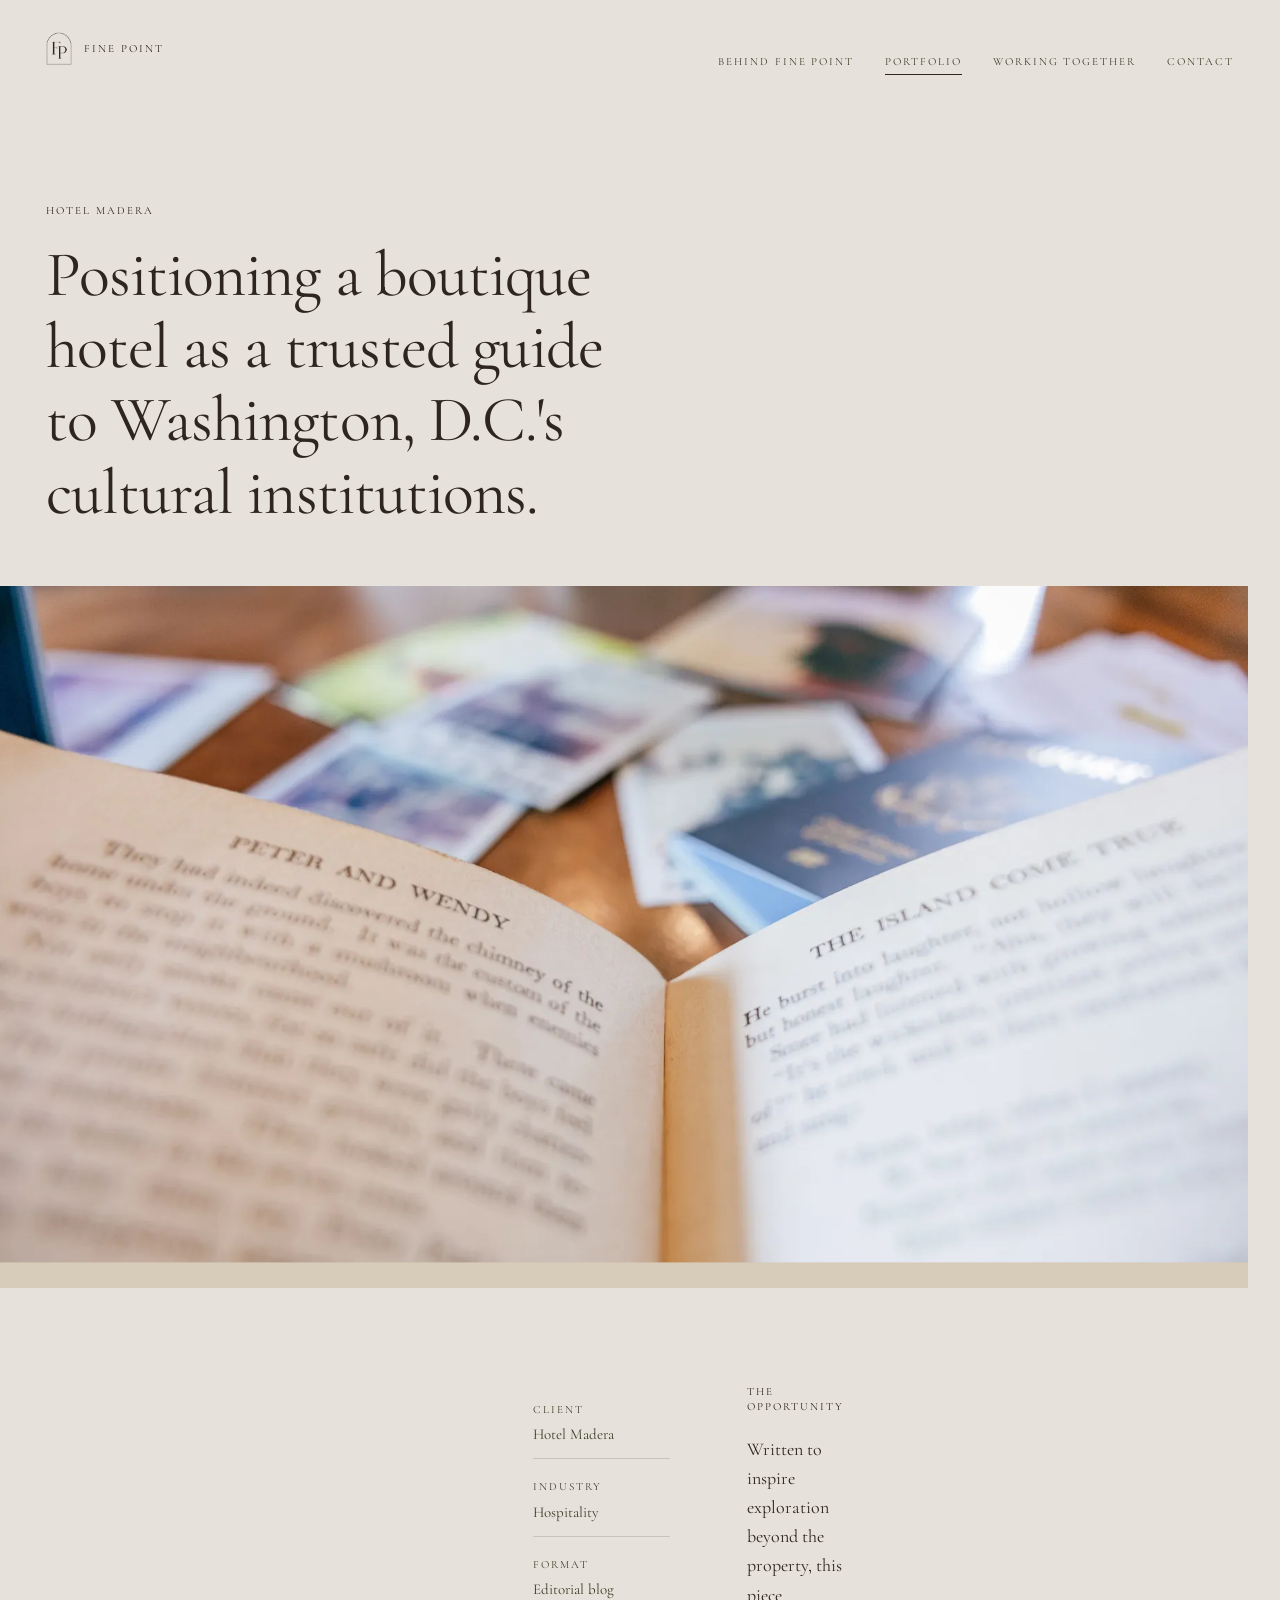
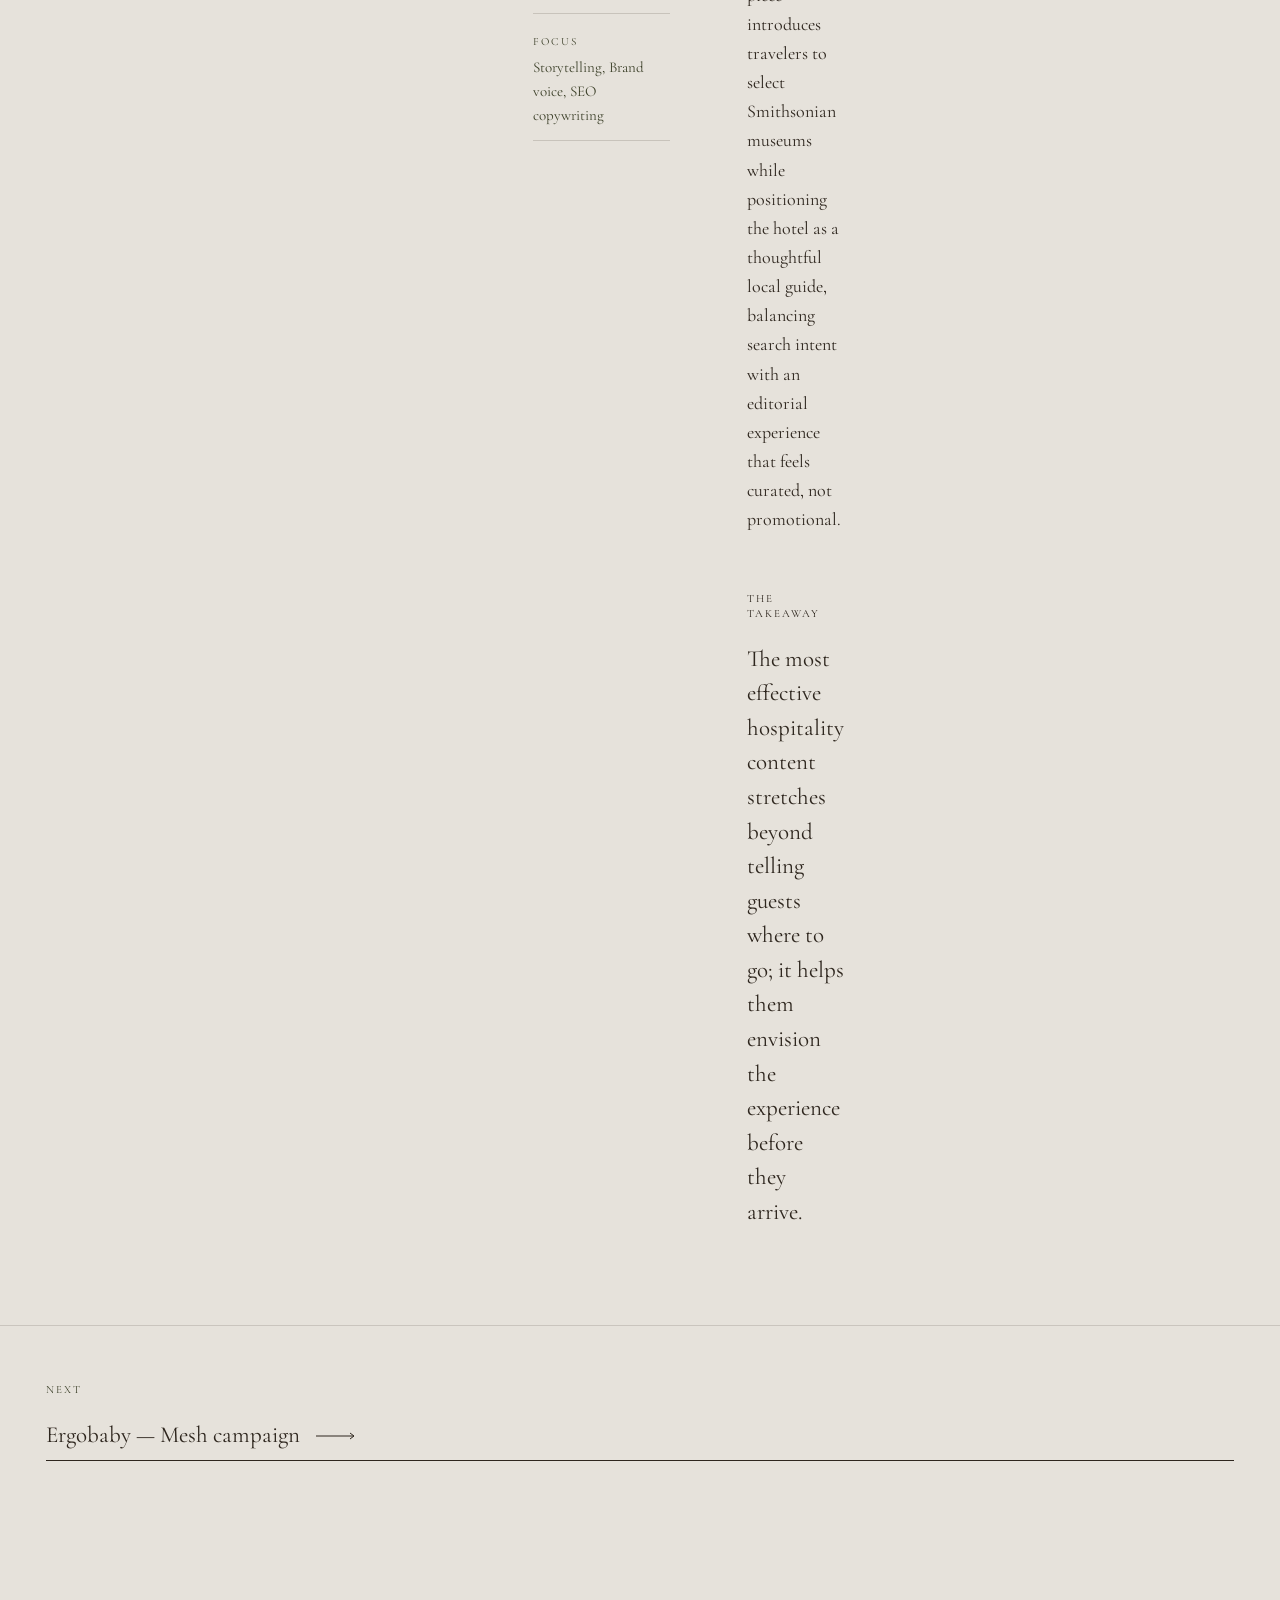
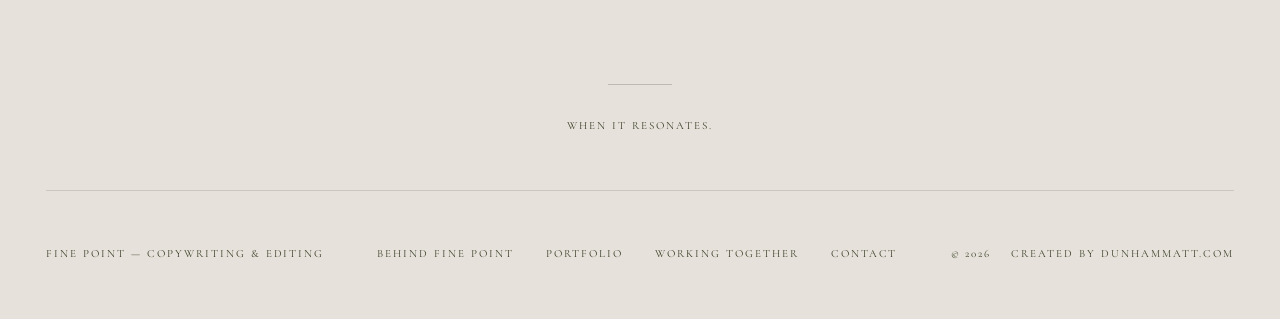
<file: portfolio/hotel-madera/index.html>
<!DOCTYPE html><html lang="en" data-theme="natural-materials" data-font="cormorant"><head><meta charset="utf-8"><meta name="viewport" content="width=device-width, initial-scale=1, viewport-fit=cover"><title>Hotel Madera — Smithsonian blog — Fine Point</title><meta name="description" content="Positioning a boutique hotel as a trusted guide to Washington, D.C.'s cultural institutions."><link rel="canonical" href="https://finepointcopy.com/portfolio/hotel-madera/"><link rel="icon" href="/favicon-32.png" type="image/png" sizes="32x32"><link rel="apple-touch-icon" href="/apple-touch-icon.png"><meta property="og:image" content="https://finepointcopy.com/og.png"><meta property="og:image:width" content="1200"><meta property="og:image:height" content="630"><meta property="og:site_name" content="Fine Point"><meta name="color-scheme" content="light"><meta name="theme-color" content="#e6e2db"><meta property="og:type" content="website"><meta property="og:title" content="Hotel Madera — Smithsonian blog — Fine Point"><meta property="og:description" content="Positioning a boutique hotel as a trusted guide to Washington, D.C.'s cultural institutions."><meta property="og:url" content="https://finepointcopy.com/portfolio/hotel-madera/"><meta name="twitter:card" content="summary_large_image"><script>
      document.documentElement.classList.add('js');
      setTimeout(function () {
        var d = document.documentElement;
        if (!d.classList.contains('motion-ready')) d.classList.remove('js');
      }, 2500);
    </script><link rel="alternate" type="application/rss+xml" title="Fine Point — Journal" href="/rss.xml"><script type="application/ld+json">{"@context":"https://schema.org","@type":"ProfessionalService","name":"Fine Point","description":"Copywriting and editing for brands that want messaging with intention. Hospitality, consumer goods, and lifecycle marketing.","url":"https://finepointcopy.com","image":"https://finepointcopy.com/og.png","founder":{"@type":"Person","name":"Jordan Nicole","jobTitle":"Copywriter"},"serviceType":["Copywriting","Copy editing","Proofreading","Brand voice & messaging","Email campaigns & lifecycle messaging","Website copy","Social media & paid ad copy"]}</script><style>@layer astro.images{:where([data-astro-image]){height:auto}:where([data-astro-image=full-width]){width:100%}:where([data-astro-image=constrained]){max-width:100%}[data-astro-image-fit=fill]{object-fit:fill}[data-astro-image-fit=contain]{object-fit:contain}[data-astro-image-fit=cover]{object-fit:cover}[data-astro-image-fit=scale-down]{object-fit:scale-down}[data-astro-image-pos=top]{object-position:top}[data-astro-image-pos=bottom]{object-position:bottom}[data-astro-image-pos=left]{object-position:left}[data-astro-image-pos=right]{object-position:right}[data-astro-image-pos=center]{object-position:center}[data-astro-image-pos=top-bottom]{object-position:top bottom}[data-astro-image-pos=top-left]{object-position:top left}[data-astro-image-pos=top-right]{object-position:top right}[data-astro-image-pos=top-center]{object-position:top center}[data-astro-image-pos=bottom-top]{object-position:bottom top}[data-astro-image-pos=bottom-left]{object-position:bottom left}[data-astro-image-pos=bottom-right]{object-position:bottom right}[data-astro-image-pos=bottom-center]{object-position:bottom center}[data-astro-image-pos=left-top]{object-position:left top}[data-astro-image-pos=left-bottom]{object-position:left bottom}[data-astro-image-pos=left-right]{object-position:left right}[data-astro-image-pos=left-center]{object-position:left center}[data-astro-image-pos=right-top]{object-position:right top}[data-astro-image-pos=right-bottom]{object-position:right bottom}[data-astro-image-pos=right-left]{object-position:right left}[data-astro-image-pos=right-center]{object-position:right center}[data-astro-image-pos=center-top]{object-position:center top}[data-astro-image-pos=center-bottom]{object-position:center bottom}[data-astro-image-pos=center-left]{object-position:center left}[data-astro-image-pos=center-right]{object-position:center right}}
</style><link rel="stylesheet" href="/_astro/SiteFooter.DCR3B8yN.css"><style>.head[data-astro-cid-cbapenuw]{padding-block:var(--space-xl) var(--space-lg)}.head__client[data-astro-cid-cbapenuw]{color:var(--c-accent);flex-wrap:wrap;align-items:baseline;gap:.75rem;display:flex}.head__headline[data-astro-cid-cbapenuw]{margin-top:var(--space-sm);font-size:var(--step-xl);max-width:20ch}.hero[data-astro-cid-cbapenuw]{aspect-ratio:16/9;max-height:78svh}.placeholder-note[data-astro-cid-cbapenuw]{padding:.5rem var(--gutter);background:var(--c-ink);color:var(--c-bg);font-family:var(--font-label);font-size:var(--step-label);letter-spacing:var(--tracking-label);text-transform:uppercase;position:absolute;inset-block-end:0;inset-inline:0}.body[data-astro-cid-cbapenuw]{gap:var(--space-lg);padding-block:var(--space-xl);grid-template-columns:1fr;align-items:start;display:grid}@media (width>=900px){.body[data-astro-cid-cbapenuw]{grid-template-columns:minmax(0,15rem) minmax(0,1fr);gap:clamp(2.5rem,6vw,6rem)}.rail[data-astro-cid-cbapenuw]{top:var(--space-md);position:sticky}}.rail[data-astro-cid-cbapenuw]{gap:var(--space-sm);align-content:start;display:grid}.rail__row[data-astro-cid-cbapenuw]{padding-bottom:var(--space-xs);border-bottom:1px solid color-mix(in srgb, var(--c-ink) 16%, transparent);gap:.3rem;display:grid}.rail[data-astro-cid-cbapenuw] dd[data-astro-cid-cbapenuw]{font-size:var(--step-sm);color:var(--c-ink-muted);margin:0}.prose[data-astro-cid-cbapenuw]{gap:var(--space-lg);display:grid}.section__title[data-astro-cid-cbapenuw]{color:var(--c-accent)}.section__copy[data-astro-cid-cbapenuw]{margin-top:var(--space-sm);max-width:var(--measure-wide)}.section__copy--lead[data-astro-cid-cbapenuw]{font-family:var(--font-display);font-size:var(--step-md);line-height:1.5}.notes[data-astro-cid-cbapenuw] p{max-width:var(--measure-wide);color:var(--c-ink-muted)}.notes[data-astro-cid-cbapenuw]:empty{display:none}.next[data-astro-cid-cbapenuw]{padding-block:var(--space-lg) var(--space-xl);border-top:1px solid color-mix(in srgb, var(--c-ink) 15%, transparent);gap:var(--space-sm);display:grid}.draft[data-astro-cid-cbapenuw]{letter-spacing:.1em;color:var(--c-ink-muted);border:1px solid;padding:.15em .5em;font-style:normal}
</style></head><body><a class="skip" href="#main">Skip to content</a><header class="masthead masthead--inline" data-astro-cid-v3lsk6py><div class="shell masthead__inner" data-astro-cid-v3lsk6py><a class="wordmark" href="/" aria-label="Fine Point — home" data-astro-cid-v3lsk6py><span class="wordmark__mark" aria-hidden="true" data-astro-cid-v3lsk6py></span><span class="wordmark__name" data-astro-cid-v3lsk6py>Fine Point</span></a><nav class="nav" aria-label="Primary" data-astro-cid-v3lsk6py><a href="/about" data-astro-cid-v3lsk6py>Behind Fine Point</a><a href="/portfolio" aria-current="page" data-astro-cid-v3lsk6py>Portfolio</a><a href="/working-together" data-astro-cid-v3lsk6py>Working together</a><a href="/contact" data-astro-cid-v3lsk6py>Contact</a></nav></div></header><main id="main" data-astro-cid-cbapenuw><article data-astro-cid-cbapenuw><div class="shell head" data-astro-cid-cbapenuw><p class="label head__client" data-astro-cid-cbapenuw>Hotel Madera</p><h1 class="display head__headline" data-astro-cid-cbapenuw>Positioning a boutique hotel as a trusted guide to Washington, D.C.&#39;s cultural institutions.</h1></div><figure class="photo hero reveal" data-parallax data-astro-cid-cbapenuw><img src="/_astro/fp-3017.BOQcpmcl_ZeszYJ.webp" srcset="/_astro/fp-3017.BOQcpmcl_1JsDp4.webp 720w, /_astro/fp-3017.BOQcpmcl_180YOT.webp 1200w, /_astro/fp-3017.BOQcpmcl_2oWfJt.webp 1800w, /_astro/fp-3017.BOQcpmcl_Z2s6EyX.webp 2400w" alt="An open vintage book beside travel polaroids on a dark wood table." sizes="100vw" loading="eager" fetchpriority="high" data-astro-cid-cbapenuw="true" decoding="async" width="2560" height="1706"></figure><div class="shell body" data-astro-cid-cbapenuw><dl class="rail reveal" data-astro-cid-cbapenuw><div class="rail__row" data-astro-cid-cbapenuw><dt class="label" data-astro-cid-cbapenuw>Client</dt><dd data-astro-cid-cbapenuw>Hotel Madera</dd></div><div class="rail__row" data-astro-cid-cbapenuw><dt class="label" data-astro-cid-cbapenuw>Industry</dt><dd data-astro-cid-cbapenuw>Hospitality</dd></div><div class="rail__row" data-astro-cid-cbapenuw><dt class="label" data-astro-cid-cbapenuw>Format</dt><dd data-astro-cid-cbapenuw>Editorial blog</dd></div><div class="rail__row" data-astro-cid-cbapenuw><dt class="label" data-astro-cid-cbapenuw>Focus</dt><dd data-astro-cid-cbapenuw>Storytelling, Brand voice, SEO copywriting</dd></div></dl><div class="prose" data-astro-cid-cbapenuw><section class="section reveal" data-astro-cid-cbapenuw><h2 class="label section__title" data-astro-cid-cbapenuw>The opportunity</h2><p class="section__copy" data-astro-cid-cbapenuw>Written to inspire exploration beyond the property, this piece introduces travelers to select Smithsonian museums while positioning the hotel as a thoughtful local guide, balancing search intent with an editorial experience that feels curated, not promotional.</p></section><section class="section reveal" data-astro-cid-cbapenuw><h2 class="label section__title" data-astro-cid-cbapenuw>The takeaway</h2><p class="section__copy section__copy--lead" data-astro-cid-cbapenuw>The most effective hospitality content stretches beyond telling guests where to go; it helps them envision the experience before they arrive.</p></section><div class="section reveal notes" data-astro-cid-cbapenuw></div></div></div><div class="shell next reveal" data-astro-cid-cbapenuw><p class="label" data-astro-cid-cbapenuw>Next</p><a class="cta" href="/portfolio/ergobaby-mesh/" data-astro-cid-cbapenuw><span data-astro-cid-cbapenuw>Ergobaby — Mesh campaign</span><svg viewBox="0 0 40 8" aria-hidden="true" focusable="false" data-astro-cid-cbapenuw><path d="M0 4h38M34 1l4 3-4 3" fill="none" stroke="currentColor" stroke-width="1" data-astro-cid-cbapenuw></path></svg></a></div></article></main><footer class="footer" data-astro-cid-nns7i3if><div class="shell footer__closer" data-astro-cid-nns7i3if><hr class="footer__closer-rule" data-astro-cid-nns7i3if><p class="footer__line" data-astro-cid-nns7i3if>When it resonates.</p></div><div class="shell footer__inner" data-astro-cid-nns7i3if><span class="label" data-astro-cid-nns7i3if>Fine Point — Copywriting &amp; Editing</span><nav class="footer__nav" aria-label="Footer" data-astro-cid-nns7i3if><a class="label" href="/about" data-astro-cid-nns7i3if>Behind Fine Point</a><a class="label" href="/portfolio" data-astro-cid-nns7i3if>Portfolio</a><a class="label" href="/working-together" data-astro-cid-nns7i3if>Working together</a><a class="label" href="/contact" data-astro-cid-nns7i3if>Contact</a></nav><span class="label footer__meta" data-astro-cid-nns7i3if>&copy; 2026<span class="footer__credit" data-astro-cid-nns7i3if>Created by <a href="https://dunhammatt.com/" target="_blank" rel="noopener" data-astro-cid-nns7i3if>dunhammatt.com</a></span></span></div></footer><script type="module" src="/_astro/Base.astro_astro_type_script_index_0_lang.C3o3FTaz.js"></script></body></html>
</file>
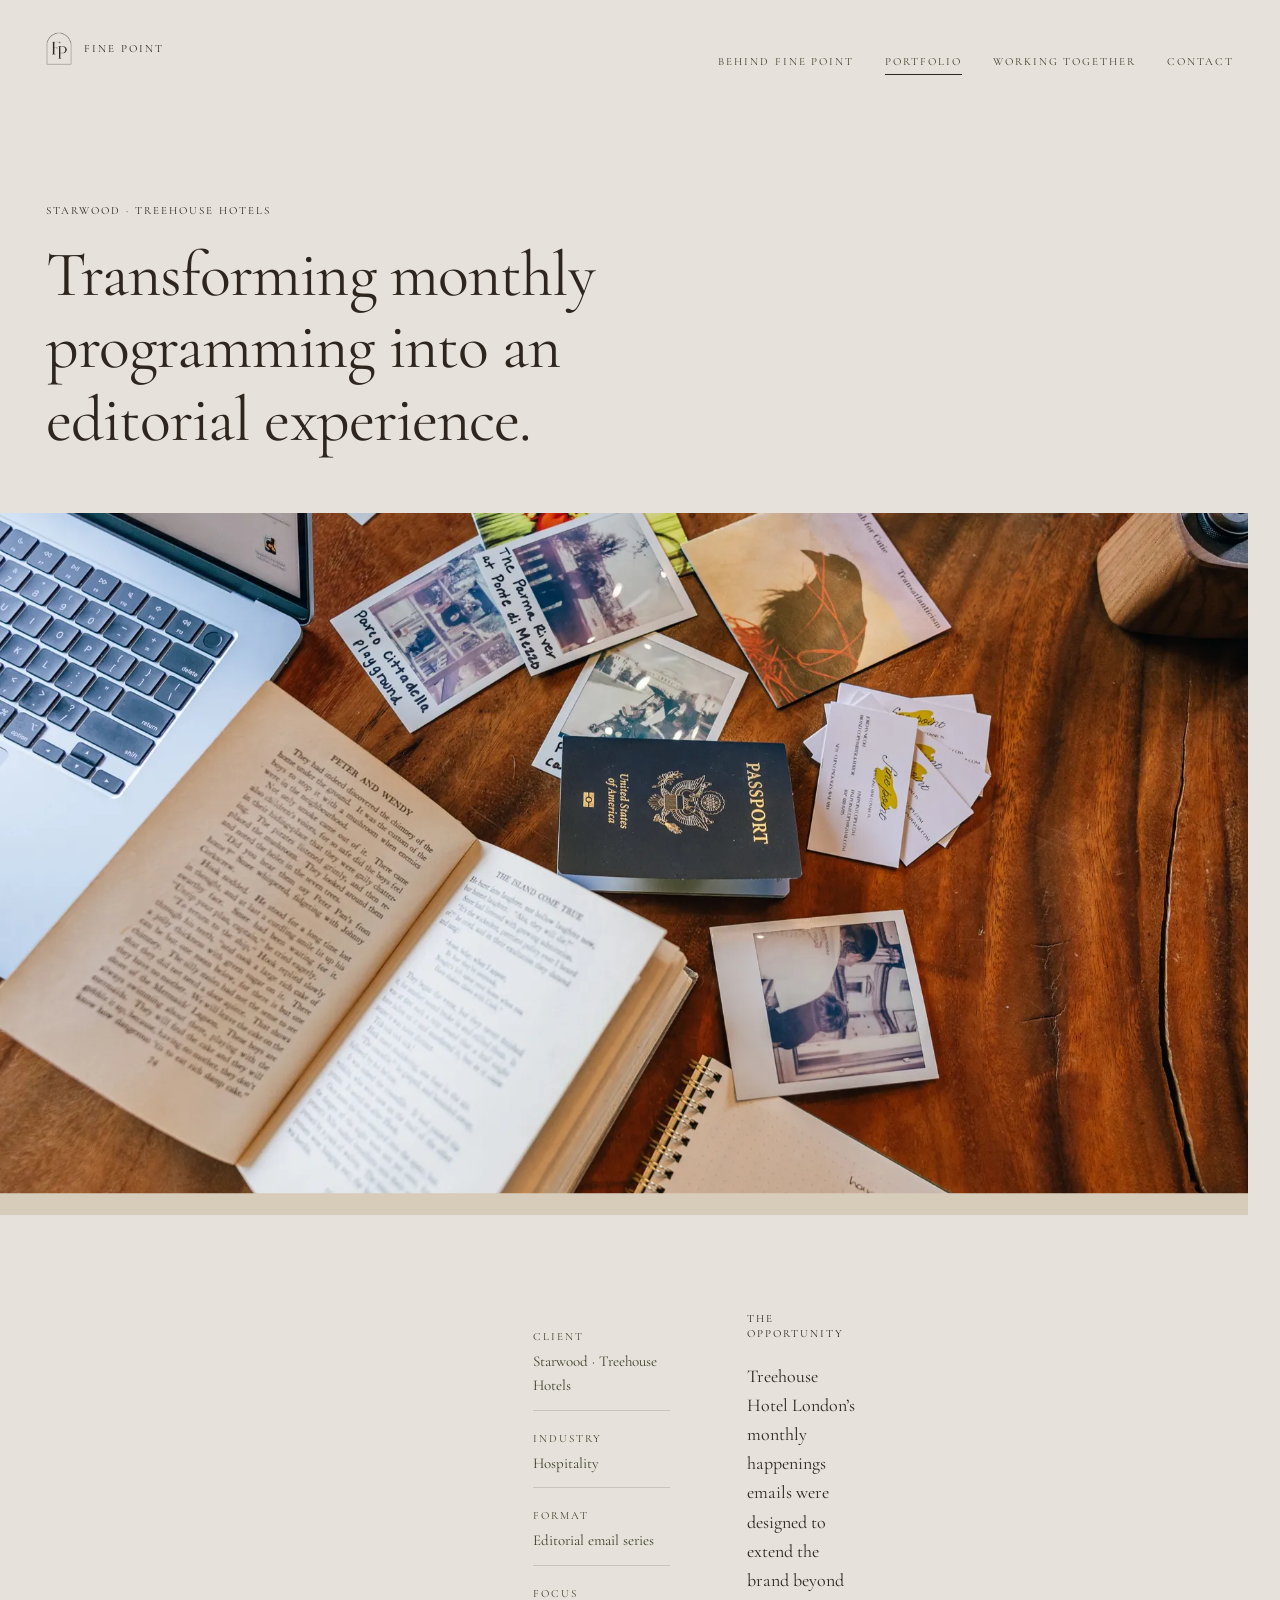
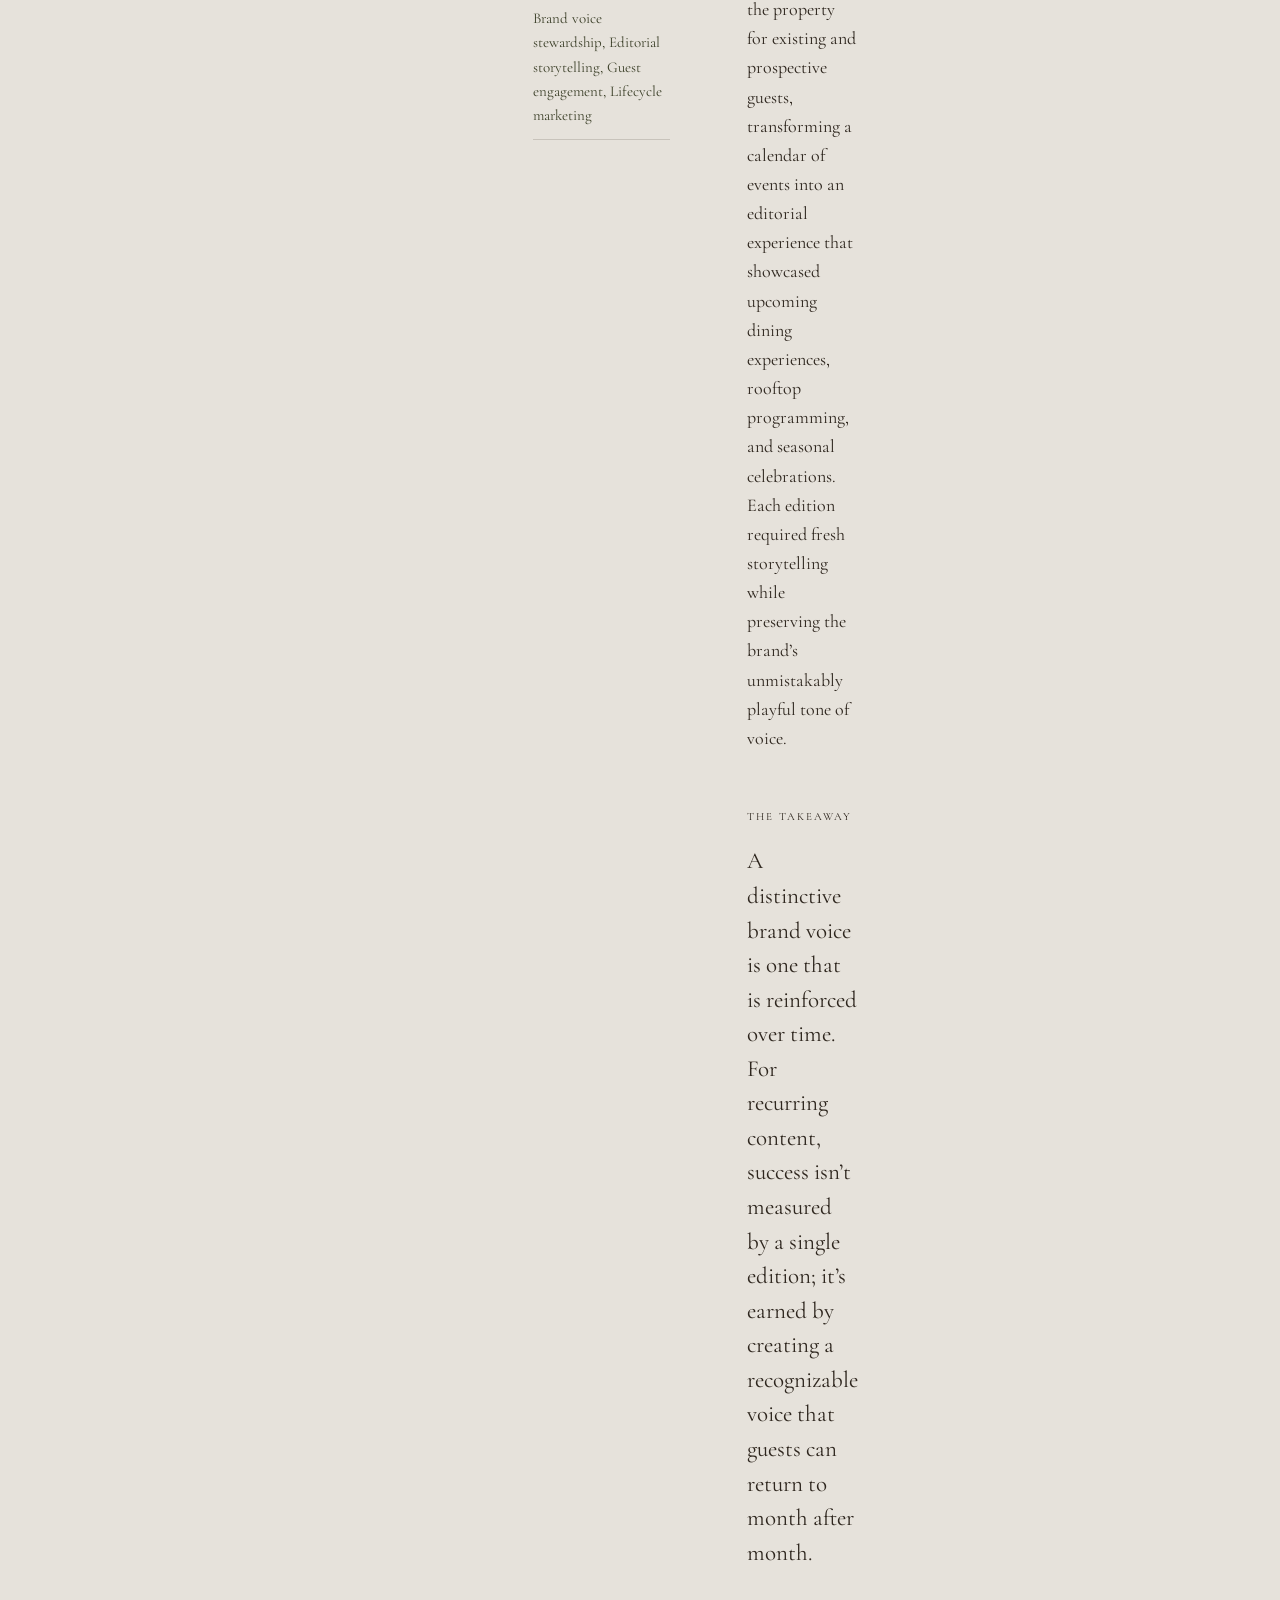
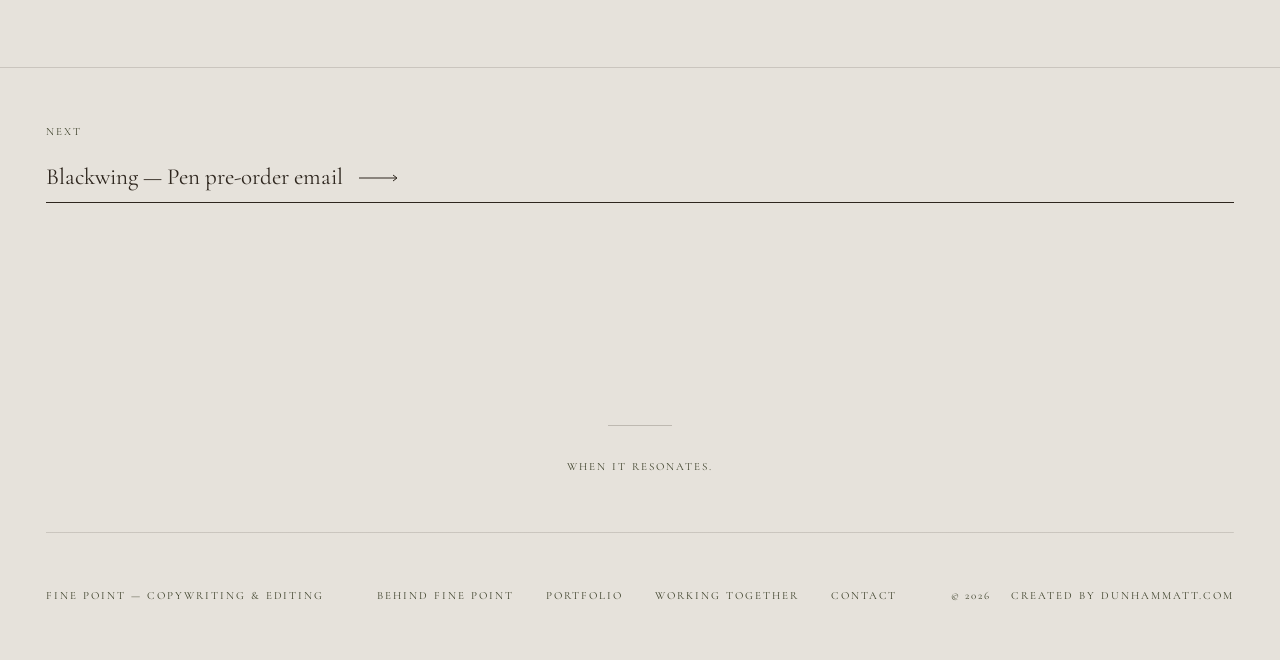
<file: portfolio/treehouse-monthly-happenings/index.html>
<!DOCTYPE html><html lang="en" data-theme="natural-materials" data-font="cormorant"><head><meta charset="utf-8"><meta name="viewport" content="width=device-width, initial-scale=1, viewport-fit=cover"><title>Treehouse Hotels — Monthly Happenings email — Fine Point</title><meta name="description" content="Transforming monthly programming into an editorial experience."><link rel="canonical" href="https://finepointcopy.com/portfolio/treehouse-monthly-happenings/"><link rel="icon" href="/favicon-32.png" type="image/png" sizes="32x32"><link rel="apple-touch-icon" href="/apple-touch-icon.png"><meta property="og:image" content="https://finepointcopy.com/og.png"><meta property="og:image:width" content="1200"><meta property="og:image:height" content="630"><meta property="og:site_name" content="Fine Point"><meta name="color-scheme" content="light"><meta name="theme-color" content="#e6e2db"><meta property="og:type" content="website"><meta property="og:title" content="Treehouse Hotels — Monthly Happenings email — Fine Point"><meta property="og:description" content="Transforming monthly programming into an editorial experience."><meta property="og:url" content="https://finepointcopy.com/portfolio/treehouse-monthly-happenings/"><meta name="twitter:card" content="summary_large_image"><script>
      document.documentElement.classList.add('js');
      setTimeout(function () {
        var d = document.documentElement;
        if (!d.classList.contains('motion-ready')) d.classList.remove('js');
      }, 2500);
    </script><link rel="alternate" type="application/rss+xml" title="Fine Point — Journal" href="/rss.xml"><script type="application/ld+json">{"@context":"https://schema.org","@type":"ProfessionalService","name":"Fine Point","description":"Copywriting and editing for brands that want messaging with intention. Hospitality, consumer goods, and lifecycle marketing.","url":"https://finepointcopy.com","image":"https://finepointcopy.com/og.png","founder":{"@type":"Person","name":"Jordan Nicole","jobTitle":"Copywriter"},"serviceType":["Copywriting","Copy editing","Proofreading","Brand voice & messaging","Email campaigns & lifecycle messaging","Website copy","Social media & paid ad copy"]}</script><style>@layer astro.images{:where([data-astro-image]){height:auto}:where([data-astro-image=full-width]){width:100%}:where([data-astro-image=constrained]){max-width:100%}[data-astro-image-fit=fill]{object-fit:fill}[data-astro-image-fit=contain]{object-fit:contain}[data-astro-image-fit=cover]{object-fit:cover}[data-astro-image-fit=scale-down]{object-fit:scale-down}[data-astro-image-pos=top]{object-position:top}[data-astro-image-pos=bottom]{object-position:bottom}[data-astro-image-pos=left]{object-position:left}[data-astro-image-pos=right]{object-position:right}[data-astro-image-pos=center]{object-position:center}[data-astro-image-pos=top-bottom]{object-position:top bottom}[data-astro-image-pos=top-left]{object-position:top left}[data-astro-image-pos=top-right]{object-position:top right}[data-astro-image-pos=top-center]{object-position:top center}[data-astro-image-pos=bottom-top]{object-position:bottom top}[data-astro-image-pos=bottom-left]{object-position:bottom left}[data-astro-image-pos=bottom-right]{object-position:bottom right}[data-astro-image-pos=bottom-center]{object-position:bottom center}[data-astro-image-pos=left-top]{object-position:left top}[data-astro-image-pos=left-bottom]{object-position:left bottom}[data-astro-image-pos=left-right]{object-position:left right}[data-astro-image-pos=left-center]{object-position:left center}[data-astro-image-pos=right-top]{object-position:right top}[data-astro-image-pos=right-bottom]{object-position:right bottom}[data-astro-image-pos=right-left]{object-position:right left}[data-astro-image-pos=right-center]{object-position:right center}[data-astro-image-pos=center-top]{object-position:center top}[data-astro-image-pos=center-bottom]{object-position:center bottom}[data-astro-image-pos=center-left]{object-position:center left}[data-astro-image-pos=center-right]{object-position:center right}}
</style><link rel="stylesheet" href="/_astro/SiteFooter.DCR3B8yN.css"><style>.head[data-astro-cid-cbapenuw]{padding-block:var(--space-xl) var(--space-lg)}.head__client[data-astro-cid-cbapenuw]{color:var(--c-accent);flex-wrap:wrap;align-items:baseline;gap:.75rem;display:flex}.head__headline[data-astro-cid-cbapenuw]{margin-top:var(--space-sm);font-size:var(--step-xl);max-width:20ch}.hero[data-astro-cid-cbapenuw]{aspect-ratio:16/9;max-height:78svh}.placeholder-note[data-astro-cid-cbapenuw]{padding:.5rem var(--gutter);background:var(--c-ink);color:var(--c-bg);font-family:var(--font-label);font-size:var(--step-label);letter-spacing:var(--tracking-label);text-transform:uppercase;position:absolute;inset-block-end:0;inset-inline:0}.body[data-astro-cid-cbapenuw]{gap:var(--space-lg);padding-block:var(--space-xl);grid-template-columns:1fr;align-items:start;display:grid}@media (width>=900px){.body[data-astro-cid-cbapenuw]{grid-template-columns:minmax(0,15rem) minmax(0,1fr);gap:clamp(2.5rem,6vw,6rem)}.rail[data-astro-cid-cbapenuw]{top:var(--space-md);position:sticky}}.rail[data-astro-cid-cbapenuw]{gap:var(--space-sm);align-content:start;display:grid}.rail__row[data-astro-cid-cbapenuw]{padding-bottom:var(--space-xs);border-bottom:1px solid color-mix(in srgb, var(--c-ink) 16%, transparent);gap:.3rem;display:grid}.rail[data-astro-cid-cbapenuw] dd[data-astro-cid-cbapenuw]{font-size:var(--step-sm);color:var(--c-ink-muted);margin:0}.prose[data-astro-cid-cbapenuw]{gap:var(--space-lg);display:grid}.section__title[data-astro-cid-cbapenuw]{color:var(--c-accent)}.section__copy[data-astro-cid-cbapenuw]{margin-top:var(--space-sm);max-width:var(--measure-wide)}.section__copy--lead[data-astro-cid-cbapenuw]{font-family:var(--font-display);font-size:var(--step-md);line-height:1.5}.notes[data-astro-cid-cbapenuw] p{max-width:var(--measure-wide);color:var(--c-ink-muted)}.notes[data-astro-cid-cbapenuw]:empty{display:none}.next[data-astro-cid-cbapenuw]{padding-block:var(--space-lg) var(--space-xl);border-top:1px solid color-mix(in srgb, var(--c-ink) 15%, transparent);gap:var(--space-sm);display:grid}.draft[data-astro-cid-cbapenuw]{letter-spacing:.1em;color:var(--c-ink-muted);border:1px solid;padding:.15em .5em;font-style:normal}
</style></head><body><a class="skip" href="#main">Skip to content</a><header class="masthead masthead--inline" data-astro-cid-v3lsk6py><div class="shell masthead__inner" data-astro-cid-v3lsk6py><a class="wordmark" href="/" aria-label="Fine Point — home" data-astro-cid-v3lsk6py><span class="wordmark__mark" aria-hidden="true" data-astro-cid-v3lsk6py></span><span class="wordmark__name" data-astro-cid-v3lsk6py>Fine Point</span></a><nav class="nav" aria-label="Primary" data-astro-cid-v3lsk6py><a href="/about" data-astro-cid-v3lsk6py>Behind Fine Point</a><a href="/portfolio" aria-current="page" data-astro-cid-v3lsk6py>Portfolio</a><a href="/working-together" data-astro-cid-v3lsk6py>Working together</a><a href="/contact" data-astro-cid-v3lsk6py>Contact</a></nav></div></header><main id="main" data-astro-cid-cbapenuw><article data-astro-cid-cbapenuw><div class="shell head" data-astro-cid-cbapenuw><p class="label head__client" data-astro-cid-cbapenuw>Starwood · Treehouse Hotels</p><h1 class="display head__headline" data-astro-cid-cbapenuw>Transforming monthly programming into an editorial experience.</h1></div><figure class="photo hero reveal" data-parallax data-astro-cid-cbapenuw><img src="/_astro/fp-3005.JrNYLsnQ_Z2eMxSE.webp" srcset="/_astro/fp-3005.JrNYLsnQ_20wHXX.webp 720w, /_astro/fp-3005.JrNYLsnQ_ZRiX41.webp 1200w, /_astro/fp-3005.JrNYLsnQ_oChPy.webp 1800w, /_astro/fp-3005.JrNYLsnQ_BKvl3.webp 2400w" alt="An open book, a passport and scattered polaroid prints on a wooden surface." sizes="100vw" loading="eager" fetchpriority="high" data-astro-cid-cbapenuw="true" decoding="async" width="2560" height="1706"></figure><div class="shell body" data-astro-cid-cbapenuw><dl class="rail reveal" data-astro-cid-cbapenuw><div class="rail__row" data-astro-cid-cbapenuw><dt class="label" data-astro-cid-cbapenuw>Client</dt><dd data-astro-cid-cbapenuw>Starwood · Treehouse Hotels</dd></div><div class="rail__row" data-astro-cid-cbapenuw><dt class="label" data-astro-cid-cbapenuw>Industry</dt><dd data-astro-cid-cbapenuw>Hospitality</dd></div><div class="rail__row" data-astro-cid-cbapenuw><dt class="label" data-astro-cid-cbapenuw>Format</dt><dd data-astro-cid-cbapenuw>Editorial email series</dd></div><div class="rail__row" data-astro-cid-cbapenuw><dt class="label" data-astro-cid-cbapenuw>Focus</dt><dd data-astro-cid-cbapenuw>Brand voice stewardship, Editorial storytelling, Guest engagement, Lifecycle marketing</dd></div></dl><div class="prose" data-astro-cid-cbapenuw><section class="section reveal" data-astro-cid-cbapenuw><h2 class="label section__title" data-astro-cid-cbapenuw>The opportunity</h2><p class="section__copy" data-astro-cid-cbapenuw>Treehouse Hotel London’s monthly happenings emails were designed to extend the brand beyond the property for existing and prospective guests, transforming a calendar of events into an editorial experience that showcased upcoming dining experiences, rooftop programming, and seasonal celebrations. Each edition required fresh storytelling while preserving the brand’s unmistakably playful tone of voice.</p></section><section class="section reveal" data-astro-cid-cbapenuw><h2 class="label section__title" data-astro-cid-cbapenuw>The takeaway</h2><p class="section__copy section__copy--lead" data-astro-cid-cbapenuw>A distinctive brand voice is one that is reinforced over time. For recurring content, success isn’t measured by a single edition; it’s earned by creating a recognizable voice that guests can return to month after month.</p></section><div class="section reveal notes" data-astro-cid-cbapenuw></div></div></div><div class="shell next reveal" data-astro-cid-cbapenuw><p class="label" data-astro-cid-cbapenuw>Next</p><a class="cta" href="/portfolio/blackwing-pen/" data-astro-cid-cbapenuw><span data-astro-cid-cbapenuw>Blackwing — Pen pre-order email</span><svg viewBox="0 0 40 8" aria-hidden="true" focusable="false" data-astro-cid-cbapenuw><path d="M0 4h38M34 1l4 3-4 3" fill="none" stroke="currentColor" stroke-width="1" data-astro-cid-cbapenuw></path></svg></a></div></article></main><footer class="footer" data-astro-cid-nns7i3if><div class="shell footer__closer" data-astro-cid-nns7i3if><hr class="footer__closer-rule" data-astro-cid-nns7i3if><p class="footer__line" data-astro-cid-nns7i3if>When it resonates.</p></div><div class="shell footer__inner" data-astro-cid-nns7i3if><span class="label" data-astro-cid-nns7i3if>Fine Point — Copywriting &amp; Editing</span><nav class="footer__nav" aria-label="Footer" data-astro-cid-nns7i3if><a class="label" href="/about" data-astro-cid-nns7i3if>Behind Fine Point</a><a class="label" href="/portfolio" data-astro-cid-nns7i3if>Portfolio</a><a class="label" href="/working-together" data-astro-cid-nns7i3if>Working together</a><a class="label" href="/contact" data-astro-cid-nns7i3if>Contact</a></nav><span class="label footer__meta" data-astro-cid-nns7i3if>&copy; 2026<span class="footer__credit" data-astro-cid-nns7i3if>Created by <a href="https://dunhammatt.com/" target="_blank" rel="noopener" data-astro-cid-nns7i3if>dunhammatt.com</a></span></span></div></footer><script type="module" src="/_astro/Base.astro_astro_type_script_index_0_lang.C3o3FTaz.js"></script></body></html>
</file>
<file: _astro/SiteFooter.DCR3B8yN.css>
@font-face{font-family:Cormorant Garamond;font-style:normal;font-display:swap;font-weight:400;src:url(/_astro/cormorant-garamond-latin-400-normal.B-1hWBU7.woff2)format("woff2"),url(/_astro/cormorant-garamond-latin-400-normal.B7YtguxJ.woff)format("woff")}@font-face{font-family:Cormorant Garamond;font-style:italic;font-display:swap;font-weight:400;src:url(/_astro/cormorant-garamond-latin-400-italic.Dc_OZ8oc.woff2)format("woff2"),url(/_astro/cormorant-garamond-latin-400-italic.BLh7T8o8.woff)format("woff")}:root,[data-theme=natural-materials]{--c-bg:#e6e2db;--c-surface:#cdbba3;--c-ink:#2e261e;--c-ink-muted:#3d412a;--c-accent:#2e261e;--c-cinema:#211a13;--c-paper:#fbf6ec;--c-shadow:#2e261e2b;--c-madera:#2e6b73;--c-treehouse:#4f7a3e;--c-blackwing:#26262b;--c-ergobaby:#b0684a}[data-theme=editorial-heritage]{--c-bg:#eee4d1;--c-surface:#c8b6a0;--c-ink:#141b21;--c-ink-muted:#363b23;--c-accent:#775030}[data-theme=quiet-luxury]{--c-bg:#f8f1e2;--c-surface:#d9cbb9;--c-ink:#242421;--c-ink-muted:#514f4b;--c-accent:#7d7161}[data-theme=editorial-minimalist]{--c-bg:#f6efe1;--c-surface:#e7e1d4;--c-ink:#090909;--c-ink-muted:#353431;--c-accent:#63605a}[data-theme=modern-hospitality]{--c-bg:#f1eadb;--c-surface:#838e95;--c-ink:#19232e;--c-ink-muted:#4f5a52;--c-accent:#63442b}[data-accent=warm]{--c-accent:#955838}:root{--font-display:"Cormorant Garamond", "Iowan Old Style", Georgia, serif;--font-body:"Cormorant Garamond", "Iowan Old Style", Georgia, serif;--font-label:var(--font-body);--step-hero:clamp(2.75rem, 7.2vw, 7rem);--step-xl:clamp(2.25rem, 5vw, 4.5rem);--step-lg:clamp(1.75rem, 3.2vw, 2.75rem);--step-md:clamp(1.25rem, 1.8vw, 1.6rem);--step-body:clamp(1.125rem, 1.35vw, 1.375rem);--step-sm:clamp(.9375rem, 1vw, 1.0625rem);--step-label:clamp(.6875rem, .8vw, .8125rem);--lh-tight:1.06;--lh-display:1.14;--lh-body:1.62;--tracking-label:.18em;--tracking-display:-.015em;--measure:34ch;--measure-wide:46ch;--space-2xs:.5rem;--space-xs:.75rem;--space-sm:1.25rem;--space-md:2rem;--space-lg:3.5rem;--space-xl:6rem;--space-2xl:clamp(4.5rem, 14svh, 11rem);--space-beat:clamp(6rem, 22svh, 18rem);--gutter:clamp(1.25rem, 3.6vw, 3.75rem);--maxw:88rem;--ease-out:cubic-bezier(.22, .61, .36, 1);--dur-slow:1.4s;--dur-med:.9s;--grade:.55;--lift-shadow:24px 34px 66px -22px var(--c-shadow);--lift-shadow-sm:12px 16px 30px -12px var(--c-shadow);--lift-drop:18px 24px 34px var(--c-shadow);--lift-drop-sm:9px 13px 22px var(--c-shadow);--paper-grain:url("data:image/svg+xml,%3Csvg xmlns='http://www.w3.org/2000/svg' width='150' height='150'%3E%3Cfilter id='pg'%3E%3CfeTurbulence type='fractalNoise' baseFrequency='0.9' numOctaves='2' stitchTiles='stitch'/%3E%3CfeColorMatrix type='matrix' values='0 0 0 0 0 0 0 0 0 0 0 0 0 0 0 0 0 0 0.05 0'/%3E%3C/filter%3E%3Crect width='150' height='150' filter='url(%23pg)'/%3E%3C/svg%3E")}[data-font=bodoni]{--font-display:"Bodoni Moda Variable", "Didot", Georgia, serif;--font-body:"Bodoni Moda Variable", "Didot", Georgia, serif;--tracking-display:-.005em;--lh-display:1.1}*,:before,:after{box-sizing:border-box}html{-webkit-text-size-adjust:100%}body{background:var(--c-bg);color:var(--c-ink);font-family:var(--font-body);font-size:var(--step-body);line-height:var(--lh-body);font-synthesis:none;-webkit-font-smoothing:antialiased;text-rendering:optimizelegibility;margin:0;overflow-x:hidden}h1,h2,h3,p,figure,blockquote,ul,ol{margin:0}ul,ol{padding:0;list-style:none}img{max-width:100%;height:auto;display:block}a{color:inherit}::selection{background:var(--c-accent);color:var(--c-bg)}.shell{width:100%;max-width:var(--maxw);padding-inline:var(--gutter);margin-inline:auto}.beat{padding-block:var(--space-beat);position:relative}.beat--full{align-content:center;min-height:100svh;display:grid}.ground--sand{background-color:var(--c-surface);background-image:var(--paper-grain);color:var(--c-ink)}.ground--ink{background:var(--c-ink);color:var(--c-bg)}.ground--ink .label,.ground--ink .lede{color:color-mix(in srgb, var(--c-bg) 72%, transparent)}.display{font-family:var(--font-display);font-weight:400;line-height:var(--lh-display);letter-spacing:var(--tracking-display);text-wrap:balance}.hero-line{font-size:var(--step-hero);line-height:var(--lh-tight)}.label{font-family:var(--font-label);font-size:var(--step-label);letter-spacing:var(--tracking-label);text-transform:uppercase;color:var(--c-ink-muted);line-height:1.4}.lede{max-width:var(--measure-wide);color:var(--c-ink-muted)}.body{max-width:var(--measure)}.em{font-style:italic}.accent{color:var(--c-accent)}.rule{border:0;border-top:1px solid color-mix(in srgb, var(--c-ink) 22%, transparent);margin:0}.cta{font-family:var(--font-display);font-size:var(--step-md);color:var(--c-accent);border-bottom:1px solid;align-items:center;gap:1rem;min-height:44px;padding-bottom:.35rem;text-decoration:none;display:inline-flex}.cta svg{width:2.5rem;height:.5rem;transition:transform var(--dur-med) var(--ease-out);flex:none;overflow:visible}@media (hover:hover){.cta:hover svg,.cta:focus-visible svg{transform:translate(.4rem)}}.cta--lg{font-size:var(--step-lg)}.draft{letter-spacing:.1em;color:var(--c-ink-muted);border:1px solid;padding:.15em .5em;font-style:normal}:focus-visible{outline:2px solid var(--c-accent);outline-offset:3px}.photo{background:color-mix(in srgb, var(--c-surface) 60%, var(--c-bg));position:relative;overflow:hidden}.photo img{object-fit:cover;width:100%;height:100%}.photo--graded img{filter:saturate(calc(1 - var(--grade) * .36)) contrast(1.03)}.polaroid{--polaroid-rot:-2deg;background-color:var(--c-paper);background-image:var(--paper-grain);box-shadow:var(--lift-shadow);transform:rotate(var(--polaroid-rot));padding:.85rem .85rem 2.35rem;display:block}.polaroid--flip{--polaroid-rot:2deg}.polaroid>.photo{width:100%;height:100%}.js .polaroid.reveal{opacity:0;transform:translateY(1.6rem) rotate(calc(var(--polaroid-rot) * 3));will-change:opacity, transform}.js .polaroid.reveal.is-in{opacity:1;transform:rotate(var(--polaroid-rot));transition:opacity var(--dur-slow) var(--ease-out), transform var(--dur-slow) var(--ease-out)}.js .reveal{opacity:0;will-change:opacity, transform;transform:translateY(1.35rem)}.js .reveal.is-in{opacity:1;transition:opacity var(--dur-slow) var(--ease-out), transform var(--dur-slow) var(--ease-out);transform:none}@media (prefers-reduced-motion:reduce){.js .reveal,.js .reveal.is-in{opacity:1;transition:none;transform:none}.js .polaroid.reveal,.js .polaroid.reveal.is-in{opacity:1;transform:rotate(var(--polaroid-rot));transition:none}html{scroll-behavior:auto}*,:before,:after{transition-duration:.001ms!important;animation-duration:.001ms!important;animation-iteration-count:1!important}}.skip{z-index:1000;background:var(--c-ink);min-height:44px;color:var(--c-bg);font-family:var(--font-label);font-size:var(--step-label);letter-spacing:var(--tracking-label);text-transform:uppercase;align-items:center;padding:.75rem 1.25rem;text-decoration:none;display:inline-flex;position:absolute;top:0;left:-9999px}.skip:focus{left:var(--gutter);top:var(--space-xs)}.masthead[data-astro-cid-v3lsk6py]{padding-block:var(--space-md);z-index:10}.masthead--overlay[data-astro-cid-v3lsk6py]{position:absolute;inset-block-start:0;inset-inline:0}.masthead__inner[data-astro-cid-v3lsk6py]{justify-content:space-between;align-items:baseline;gap:var(--space-sm) var(--space-md);flex-wrap:wrap;display:flex}.wordmark[data-astro-cid-v3lsk6py]{align-items:center;gap:.75rem;text-decoration:none;display:flex}.wordmark__mark[data-astro-cid-v3lsk6py]{background:currentColor;flex:none;width:1.42em;height:1.8em;font-size:1.15rem;display:block;mask:url(/fp-mark.png) 50%/contain no-repeat}.wordmark__name[data-astro-cid-v3lsk6py]{font-family:var(--font-label);font-size:var(--step-label);letter-spacing:var(--tracking-label);text-transform:uppercase}.nav[data-astro-cid-v3lsk6py]{flex-wrap:wrap;gap:clamp(.9rem,2.4vw,2.4rem);display:flex}.nav[data-astro-cid-v3lsk6py] a[data-astro-cid-v3lsk6py]{font-family:var(--font-label);font-size:var(--step-label);letter-spacing:var(--tracking-label);text-transform:uppercase;color:var(--c-ink-muted);transition:border-color var(--dur-med) var(--ease-out);border-bottom:1px solid #0000;padding-block:.2rem;text-decoration:none}@media (pointer:coarse){.nav[data-astro-cid-v3lsk6py] a[data-astro-cid-v3lsk6py]{align-items:flex-end;min-height:44px;padding-block:1.25rem .2rem;display:inline-flex}.wordmark[data-astro-cid-v3lsk6py]{align-items:center;min-height:44px}}.nav[data-astro-cid-v3lsk6py] a[data-astro-cid-v3lsk6py]:hover,.nav[data-astro-cid-v3lsk6py] a[data-astro-cid-v3lsk6py]:focus-visible,.nav[data-astro-cid-v3lsk6py] a[data-astro-cid-v3lsk6py][aria-current=page]{border-bottom-color:var(--c-accent)}@media (width<=640px){.masthead__inner[data-astro-cid-v3lsk6py]{gap:var(--space-sm)}.nav[data-astro-cid-v3lsk6py]{gap:.85rem 1.1rem;width:100%}.masthead--overlay[data-astro-cid-v3lsk6py]{position:static}}.footer[data-astro-cid-nns7i3if]{margin-top:var(--space-2xl)}.footer__closer[data-astro-cid-nns7i3if]{justify-items:center;gap:var(--space-md);padding-bottom:var(--space-lg);text-align:center;display:grid}.footer__closer-rule[data-astro-cid-nns7i3if]{border:0;border-top:1px solid color-mix(in srgb, var(--c-ink) 22%, transparent);width:4rem;margin:0}.footer__line[data-astro-cid-nns7i3if]{font-family:var(--font-label);font-size:var(--step-label);letter-spacing:var(--tracking-label);text-transform:uppercase;color:var(--c-ink-muted);margin:0}.footer__inner[data-astro-cid-nns7i3if]{justify-content:space-between;align-items:baseline;gap:var(--space-sm) var(--space-md);padding-block:var(--space-lg);background:linear-gradient(color-mix(in srgb, var(--c-ink) 15%, transparent), color-mix(in srgb, var(--c-ink) 15%, transparent)) center top / calc(100% - 2 * var(--gutter)) 1px no-repeat;flex-wrap:wrap;display:flex}.footer__nav[data-astro-cid-nns7i3if]{gap:var(--space-md);flex-wrap:wrap;display:flex}.footer__nav[data-astro-cid-nns7i3if] a[data-astro-cid-nns7i3if]{transition:border-color var(--dur-med) var(--ease-out);border-bottom:1px solid #0000;text-decoration:none}@media (pointer:coarse){.footer__nav[data-astro-cid-nns7i3if]{gap:var(--space-sm) var(--space-md)}.footer__nav[data-astro-cid-nns7i3if] a[data-astro-cid-nns7i3if]{align-items:flex-end;min-height:44px;padding-block:1.25rem .2rem;display:inline-flex}}.footer__meta[data-astro-cid-nns7i3if]{gap:var(--space-sm);flex-wrap:wrap;display:inline-flex}.footer__credit[data-astro-cid-nns7i3if] a[data-astro-cid-nns7i3if]{color:inherit;transition:border-color var(--dur-med) var(--ease-out);border-bottom:1px solid #0000;text-decoration:none}.footer__credit[data-astro-cid-nns7i3if] a[data-astro-cid-nns7i3if]:hover,.footer__credit[data-astro-cid-nns7i3if] a[data-astro-cid-nns7i3if]:focus-visible,.footer__nav[data-astro-cid-nns7i3if] a[data-astro-cid-nns7i3if]:hover,.footer__nav[data-astro-cid-nns7i3if] a[data-astro-cid-nns7i3if]:focus-visible{border-bottom-color:var(--c-accent)}
</file>
<file: _astro/index.8xmoo9v5.css>
.beat[data-astro-cid-lcdefpme]{padding-block:clamp(3rem,9svh,6.5rem)}.credibility[data-astro-cid-lcdefpme],.turn[data-astro-cid-lcdefpme],.craft[data-astro-cid-lcdefpme],.voice[data-astro-cid-lcdefpme],.close[data-astro-cid-lcdefpme]{text-align:center}.beat__head[data-astro-cid-lcdefpme]{justify-items:center;gap:var(--space-sm);margin-bottom:var(--space-lg);display:grid}.beat__rule[data-astro-cid-lcdefpme]{border:0;border-top:1px solid color-mix(in srgb, var(--c-ink) 14%, transparent);width:100%;margin:0}.beat__eyebrow[data-astro-cid-lcdefpme]{font-family:var(--font-label);font-size:var(--step-label);letter-spacing:var(--tracking-label);text-transform:uppercase;color:var(--c-ink-muted);align-items:baseline;gap:.7em;margin:0;display:inline-flex}.beat__index[data-astro-cid-lcdefpme]{font-variant-numeric:tabular-nums;color:var(--c-accent)}.arrival[data-astro-cid-lcdefpme].beat{padding-block:clamp(6.75rem,14svh,8.5rem) clamp(1rem,3svh,2rem)}.arrival__panel[data-astro-cid-lcdefpme]{min-height:clamp(20rem,58svh,38rem);padding:var(--space-lg) clamp(1.25rem, 5vw, 4rem);isolation:isolate;background-color:var(--c-surface);place-items:center;display:grid;position:relative;overflow:clip}.arrival__wallwrap[data-astro-cid-lcdefpme]{z-index:-2;position:absolute;inset:0}.arrival__wall[data-astro-cid-lcdefpme]{object-fit:cover;width:100%;max-width:none;height:116%;position:absolute;inset:-8% 0}.arrival__panel[data-astro-cid-lcdefpme]:after{content:"";z-index:-1;background-image:var(--paper-grain);pointer-events:none;position:absolute;inset:0}.arrival__line[data-astro-cid-lcdefpme]{text-align:center;max-width:24ch;color:var(--c-paper);text-shadow:0 1px 2px color-mix(in srgb, var(--c-cinema) 45%, transparent), 0 2px 28px color-mix(in srgb, var(--c-cinema) 38%, transparent);margin:0 auto;font-size:clamp(1.75rem,4.4vw,4.25rem)}@media (prefers-reduced-motion:no-preference){.arrival__wallwrap[data-astro-cid-lcdefpme]{animation:wall-settle 2.4s var(--ease-out) both}@keyframes wall-settle{0%{opacity:0;scale:1.04}to{opacity:1;scale:1}}}@media (width<=640px){.arrival[data-astro-cid-lcdefpme].beat{padding-block:var(--space-xs) var(--space-xs)}.arrival__panel[data-astro-cid-lcdefpme]{min-height:clamp(17rem,46svh,24rem)}}.credibility[data-astro-cid-lcdefpme] .lede[data-astro-cid-lcdefpme]{max-width:52ch;margin-inline:auto;font-size:clamp(1.4rem,2.1vw,2rem);line-height:1.4}[data-astro-cid-lcdefpme][data-lines]{perspective:900px}.rev-word{will-change:transform, opacity;backface-visibility:hidden;display:inline-block}.turn__line[data-astro-cid-lcdefpme]{font-size:var(--step-xl);max-width:22ch;margin-inline:auto}.turn__clause[data-astro-cid-lcdefpme]{display:inline}.turn__coda[data-astro-cid-lcdefpme]{margin-top:var(--space-md);font-family:var(--font-display);font-size:var(--step-md);color:var(--c-ink-muted)}.craft[data-astro-cid-lcdefpme].beat{padding-block:clamp(2.5rem,6vh,4rem)}.craft__list[data-astro-cid-lcdefpme]{column-gap:var(--space-xl);text-align:left;grid-template-rows:repeat(3,auto);grid-template-columns:1fr 1fr;grid-auto-flow:column;max-width:52rem;margin-inline:auto;display:grid}.craft__item[data-astro-cid-lcdefpme]{font-family:var(--font-display);border-top:1px solid color-mix(in srgb, var(--c-ink) 22%, transparent);padding-block:.6rem;font-size:clamp(1rem,1.2vw,1.1875rem)}.craft__item[data-astro-cid-lcdefpme]:nth-child(3n){border-bottom:1px solid color-mix(in srgb, var(--c-ink) 22%, transparent)}@media (width<=560px){.craft__list[data-astro-cid-lcdefpme]{grid-template-rows:none;grid-template-columns:1fr;grid-auto-flow:row}.craft__item[data-astro-cid-lcdefpme]:nth-child(3n){border-bottom:0}.craft__item[data-astro-cid-lcdefpme]:last-child{border-bottom:1px solid color-mix(in srgb, var(--c-ink) 22%, transparent)}}.voice__head[data-astro-cid-lcdefpme]{font-size:var(--step-lg);max-width:26ch;margin-inline:auto}.voice__body[data-astro-cid-lcdefpme]{margin-top:var(--space-lg);gap:var(--space-sm);text-align:left;max-width:58ch;color:var(--c-ink-muted);margin-inline:auto;display:grid}.close__rule[data-astro-cid-lcdefpme]{max-width:4rem;margin-inline:auto;margin-bottom:var(--space-lg);border-top-color:color-mix(in srgb, var(--c-ink) 22%, transparent)}.close__line[data-astro-cid-lcdefpme]{font-family:var(--font-label);font-size:var(--step-label);letter-spacing:var(--tracking-label);text-transform:uppercase;color:var(--c-ink-muted)}.close[data-astro-cid-lcdefpme] .cta[data-astro-cid-lcdefpme]{margin-top:var(--space-md)}.close[data-astro-cid-lcdefpme].beat{padding-block-end:var(--space-sm)}
</file>
